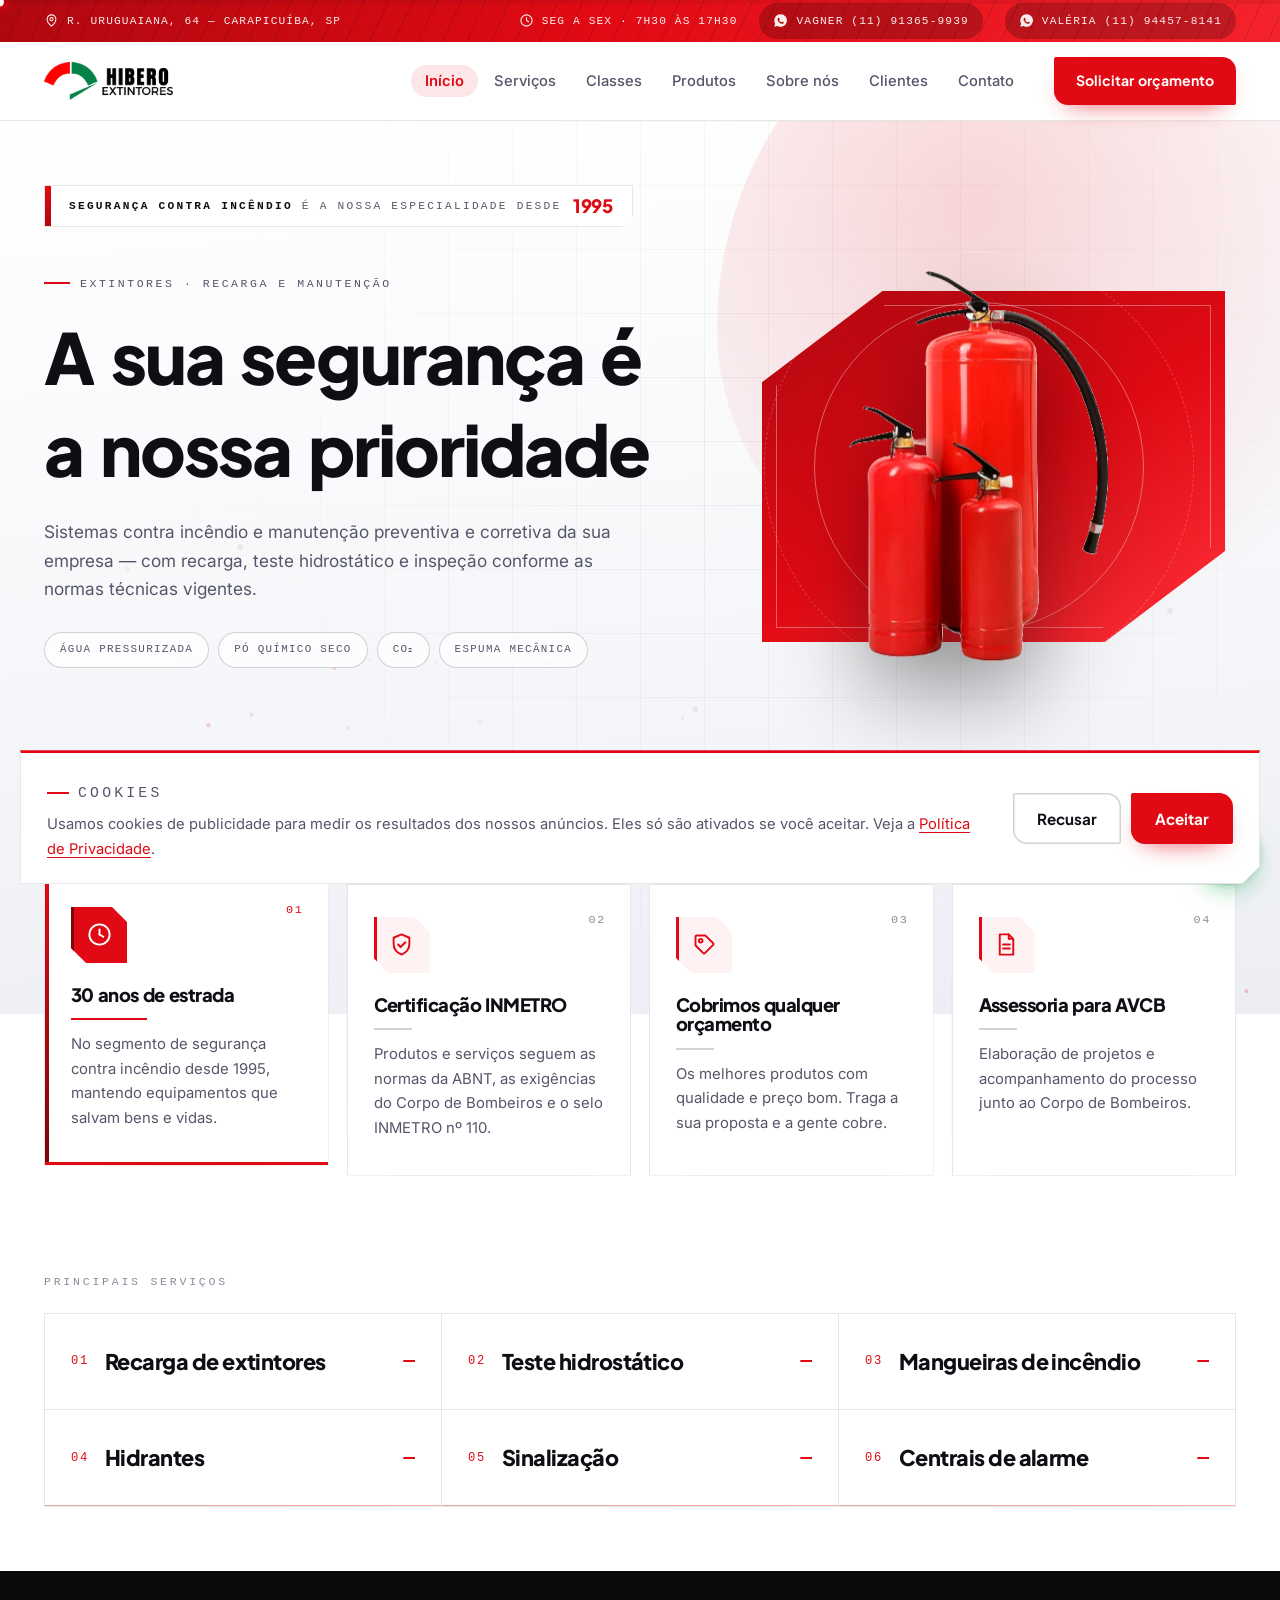
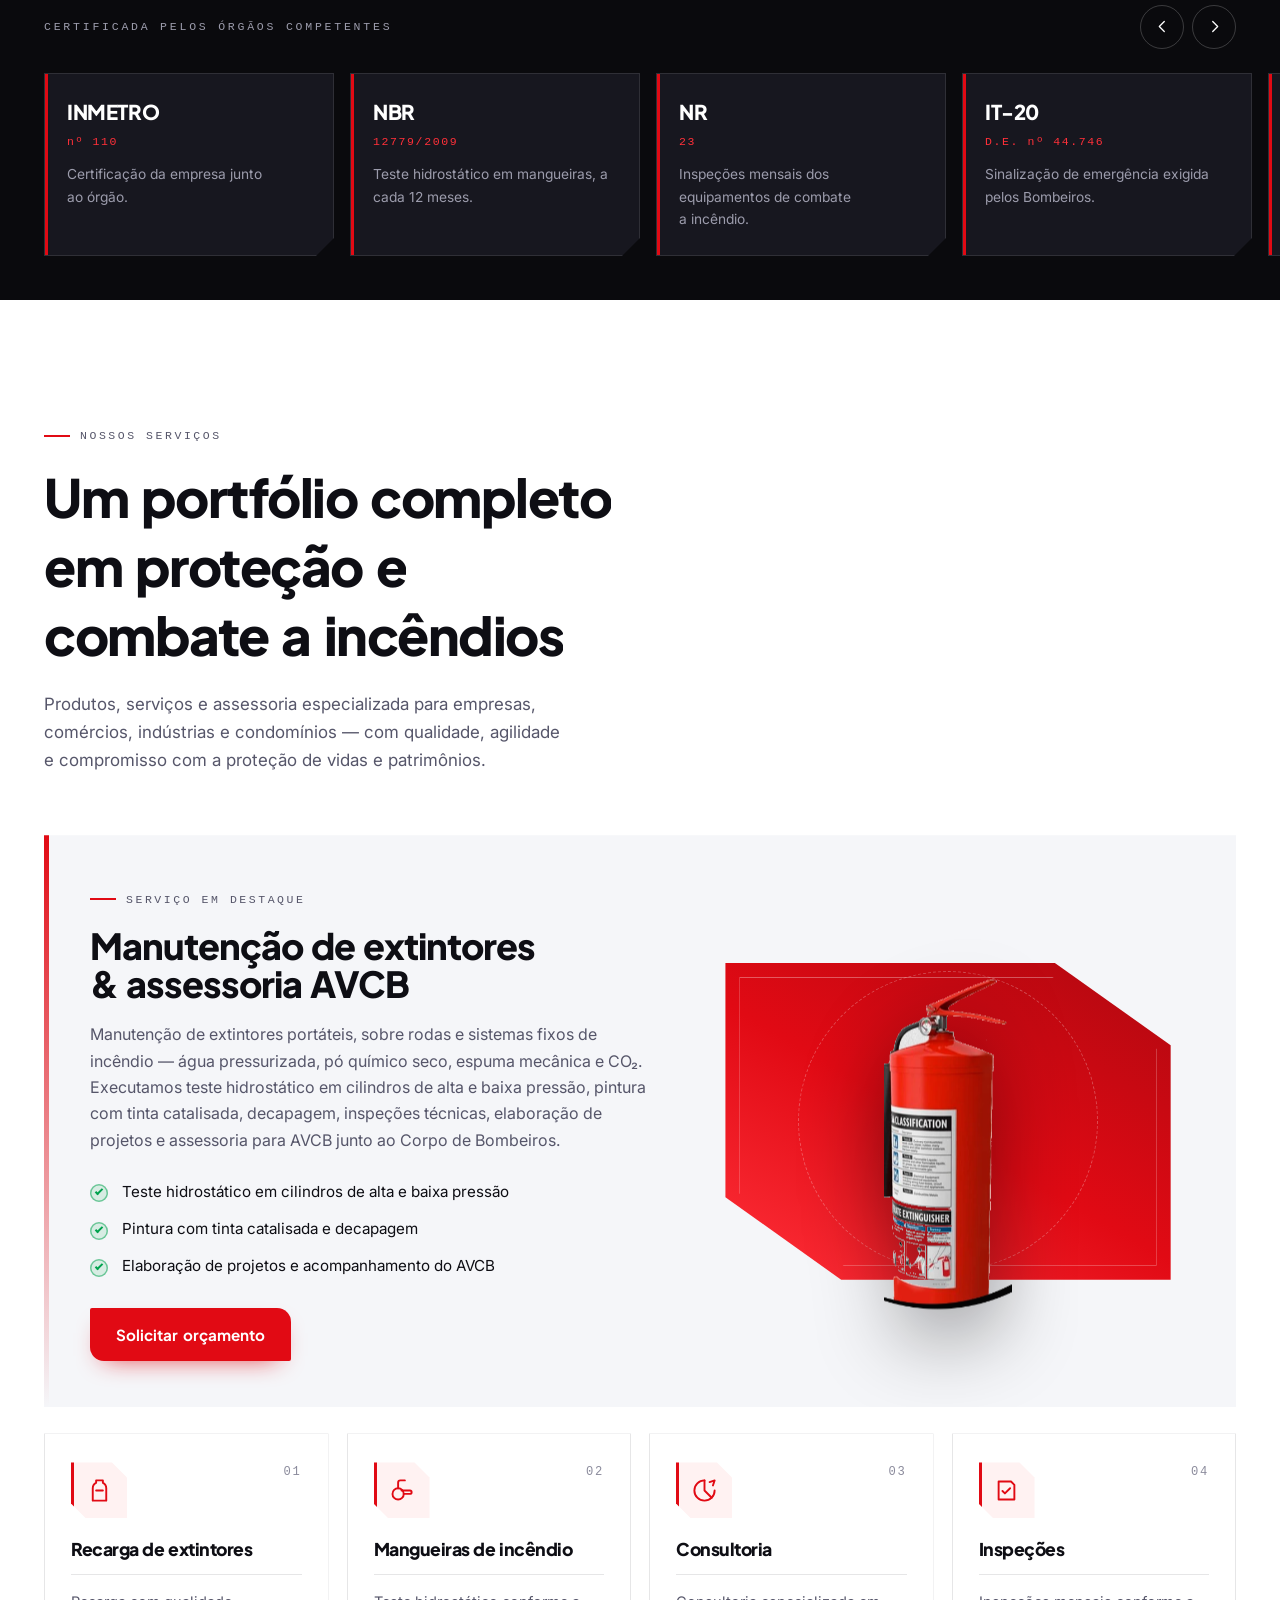
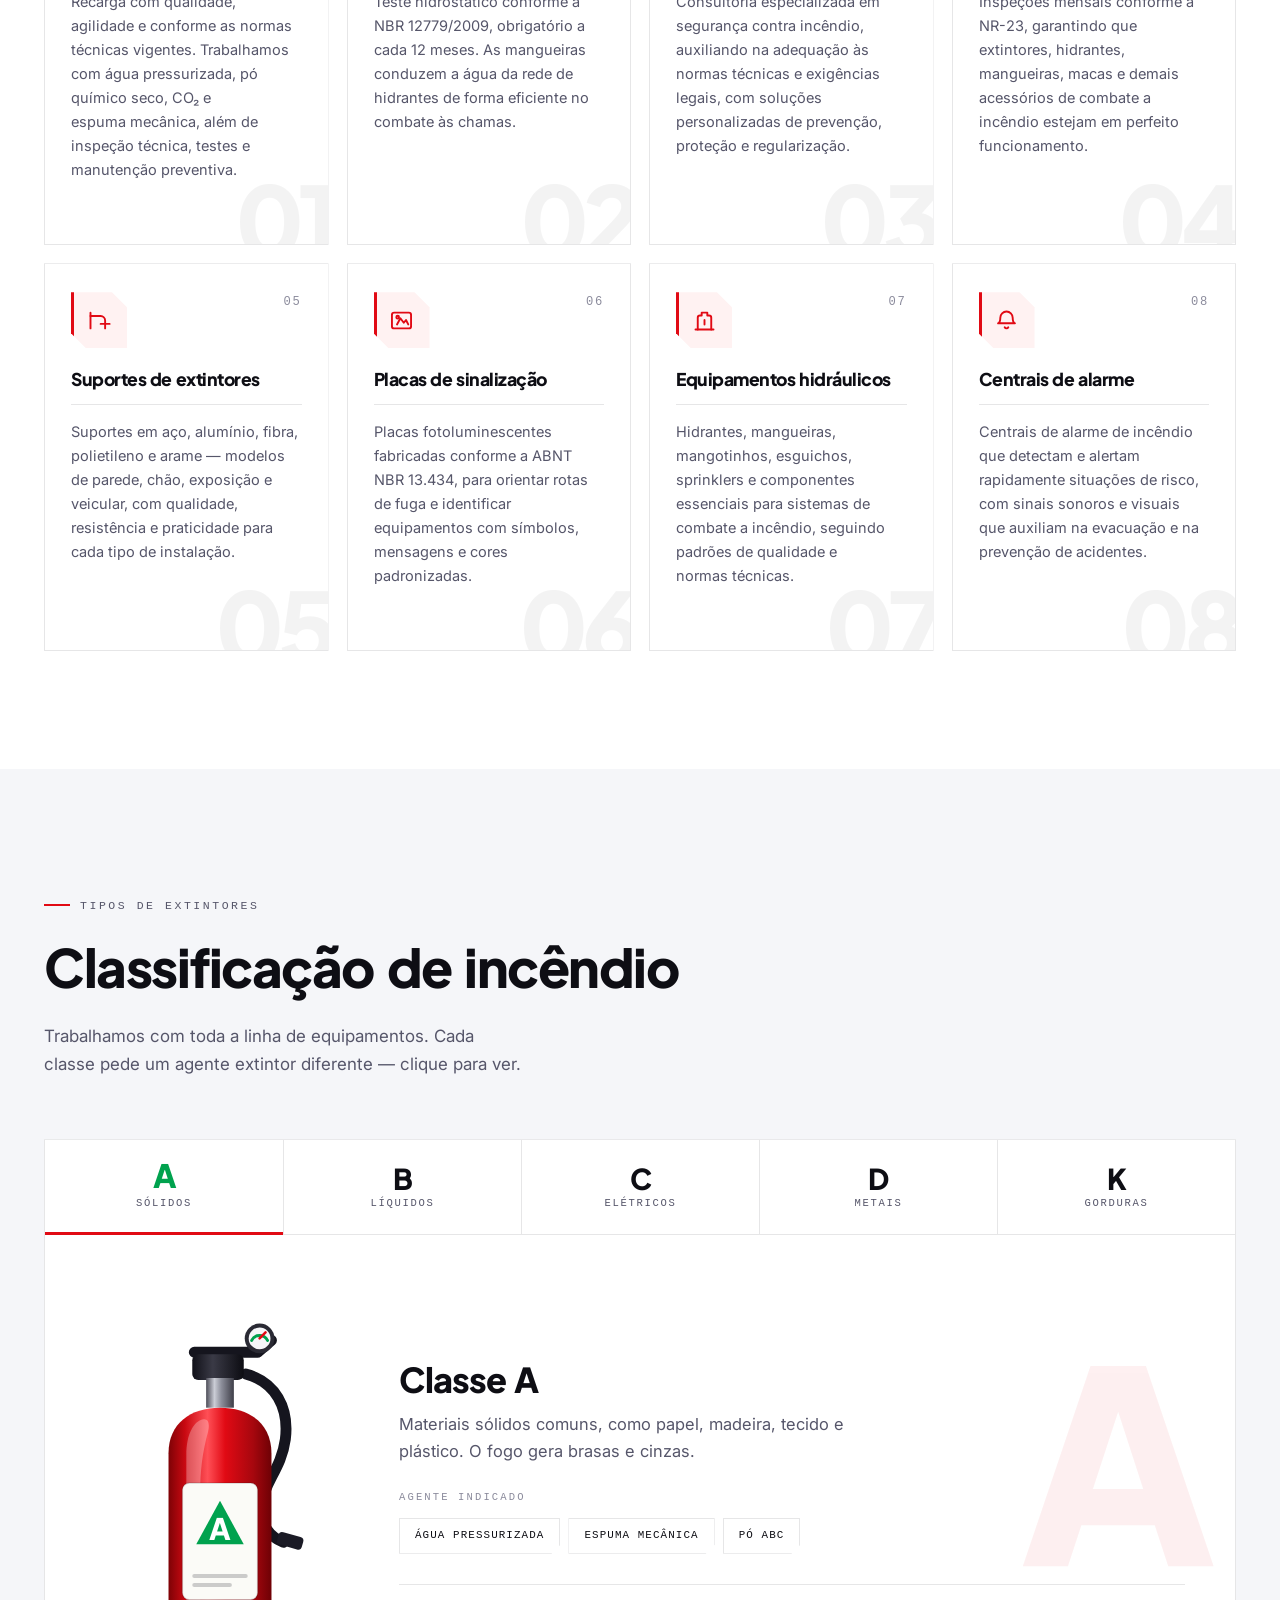
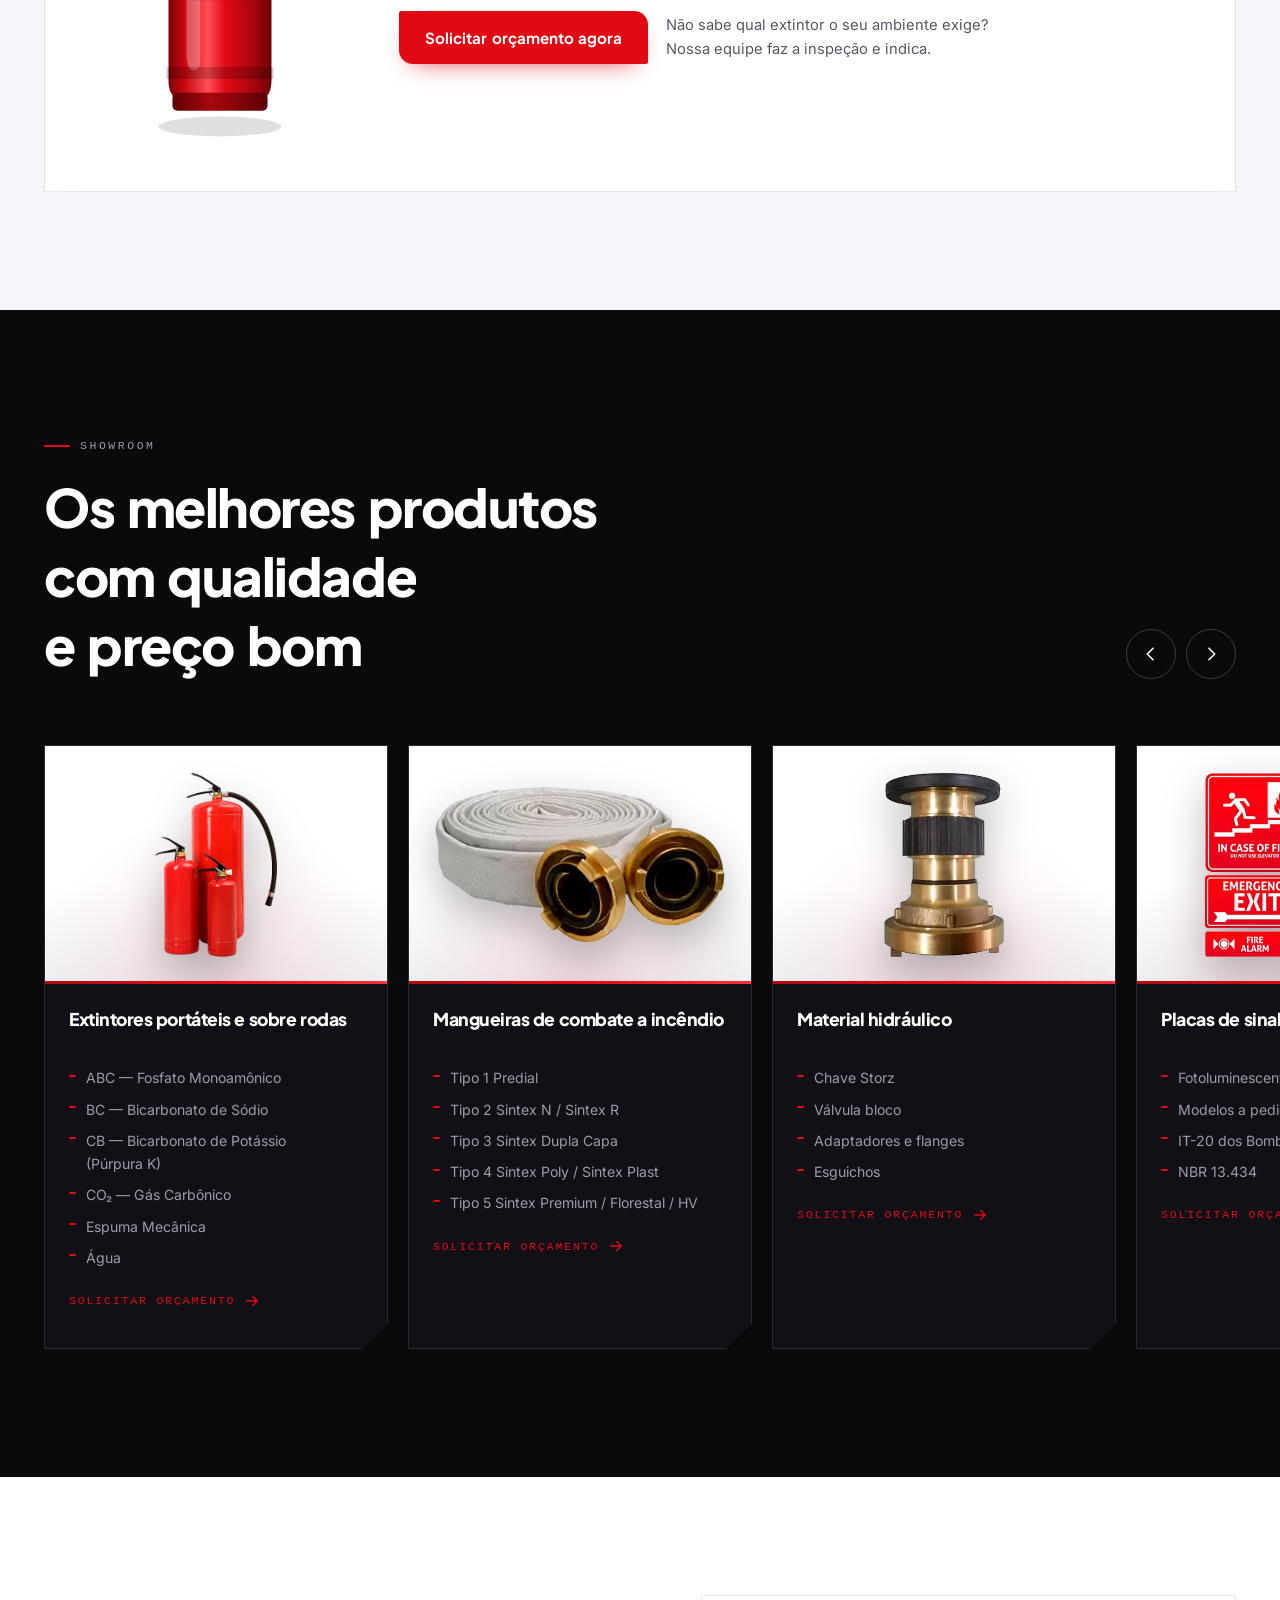
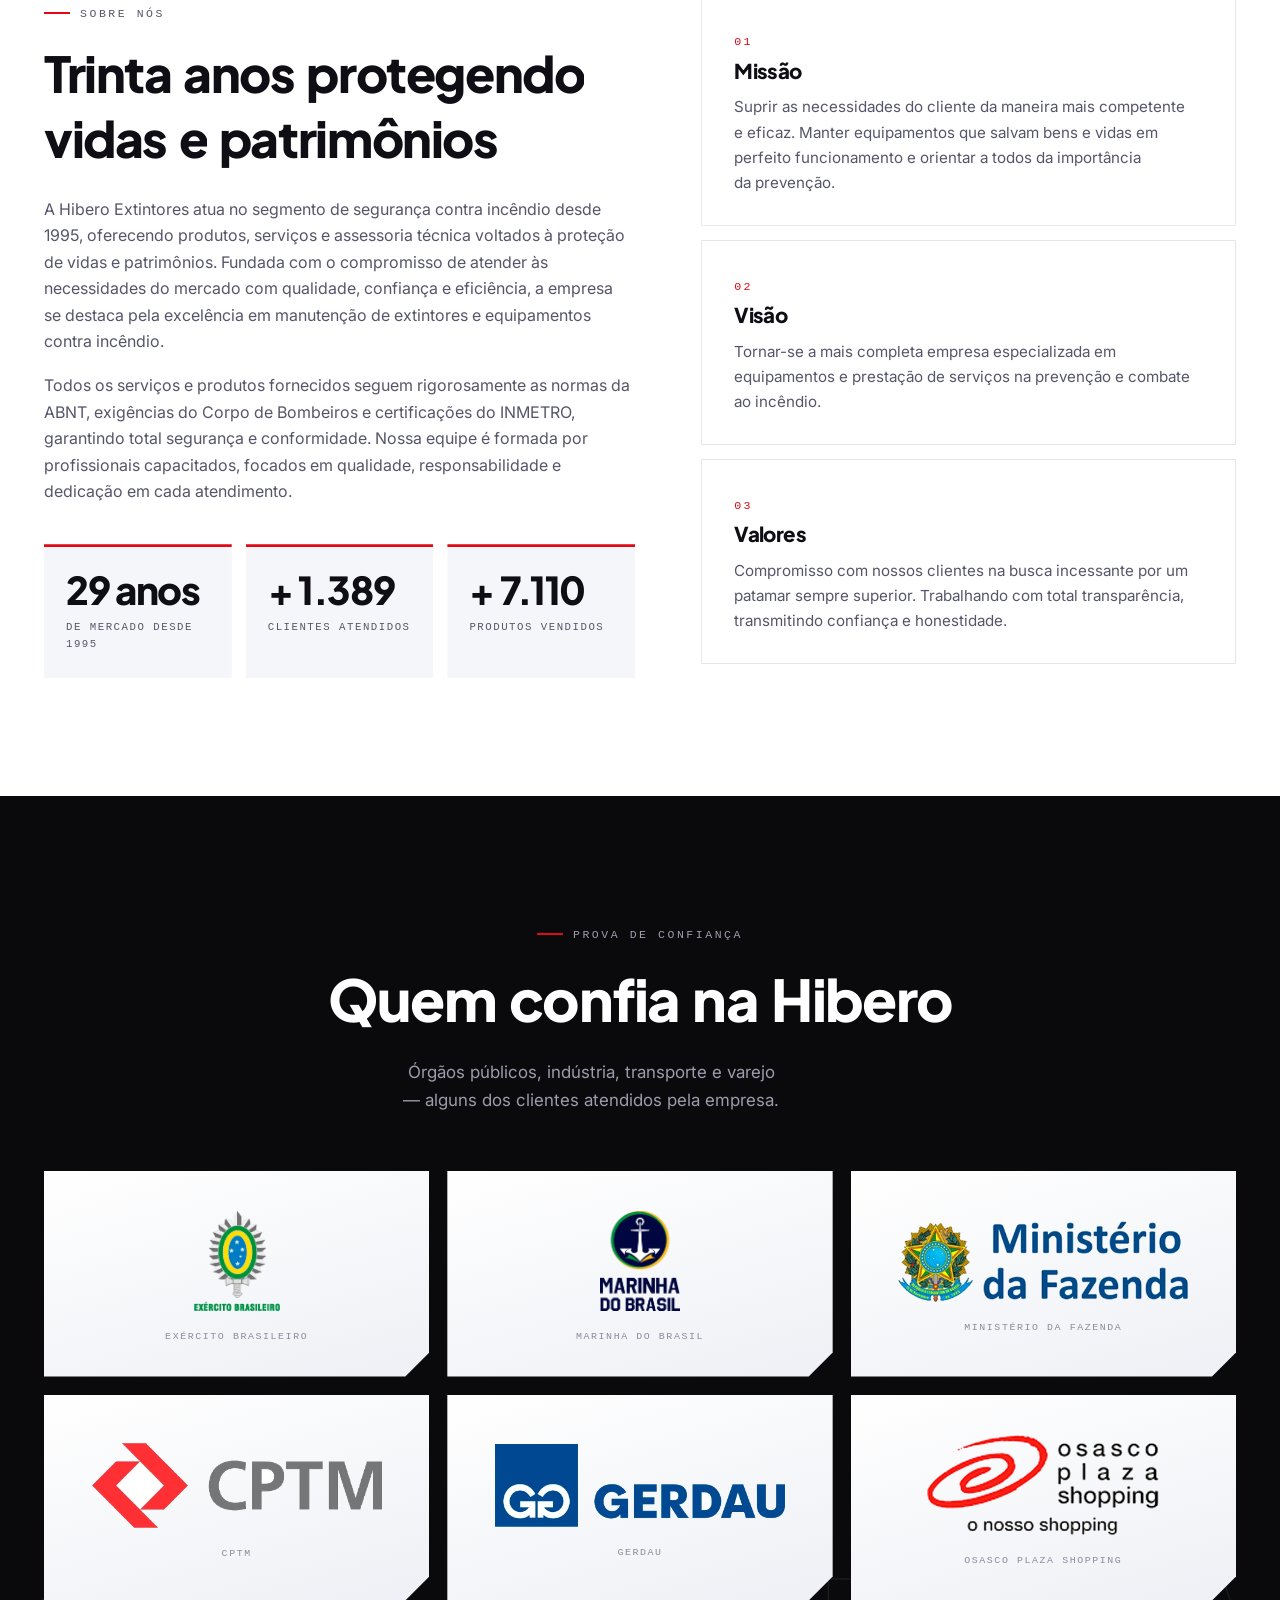
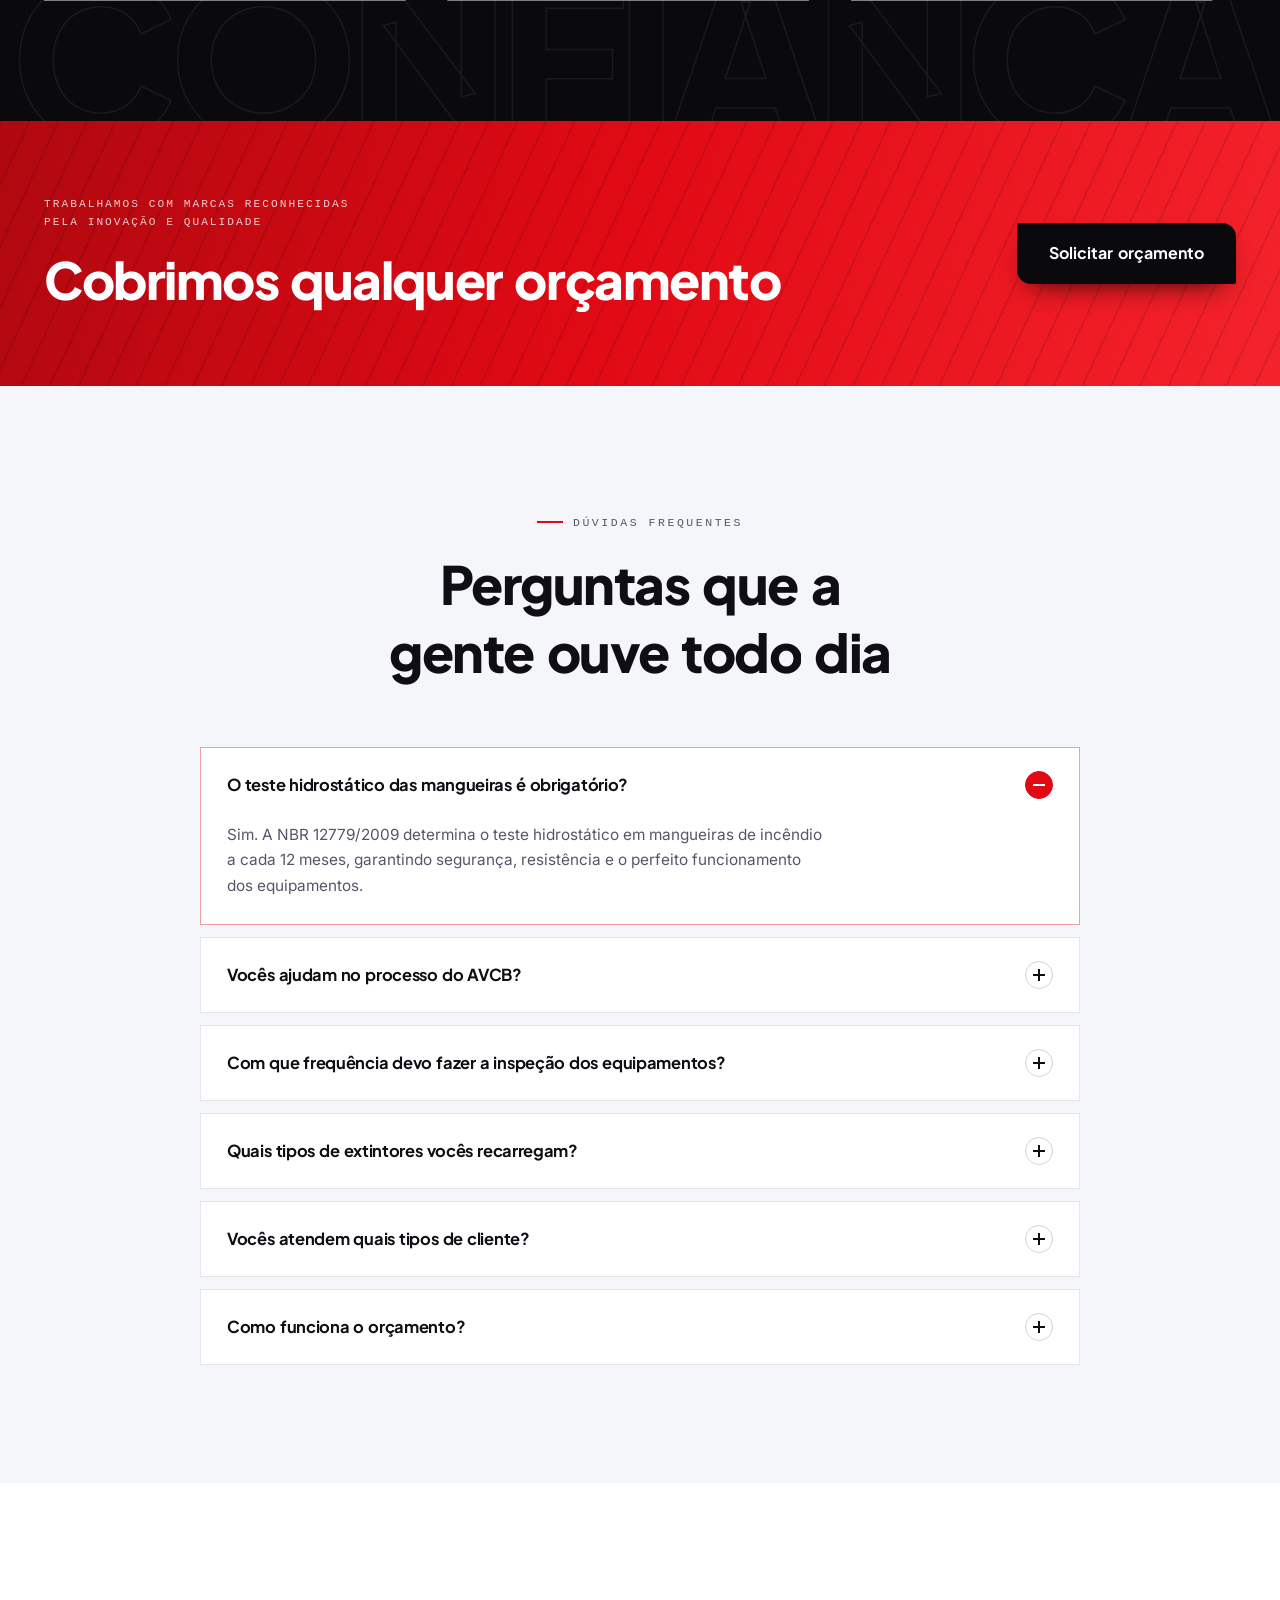
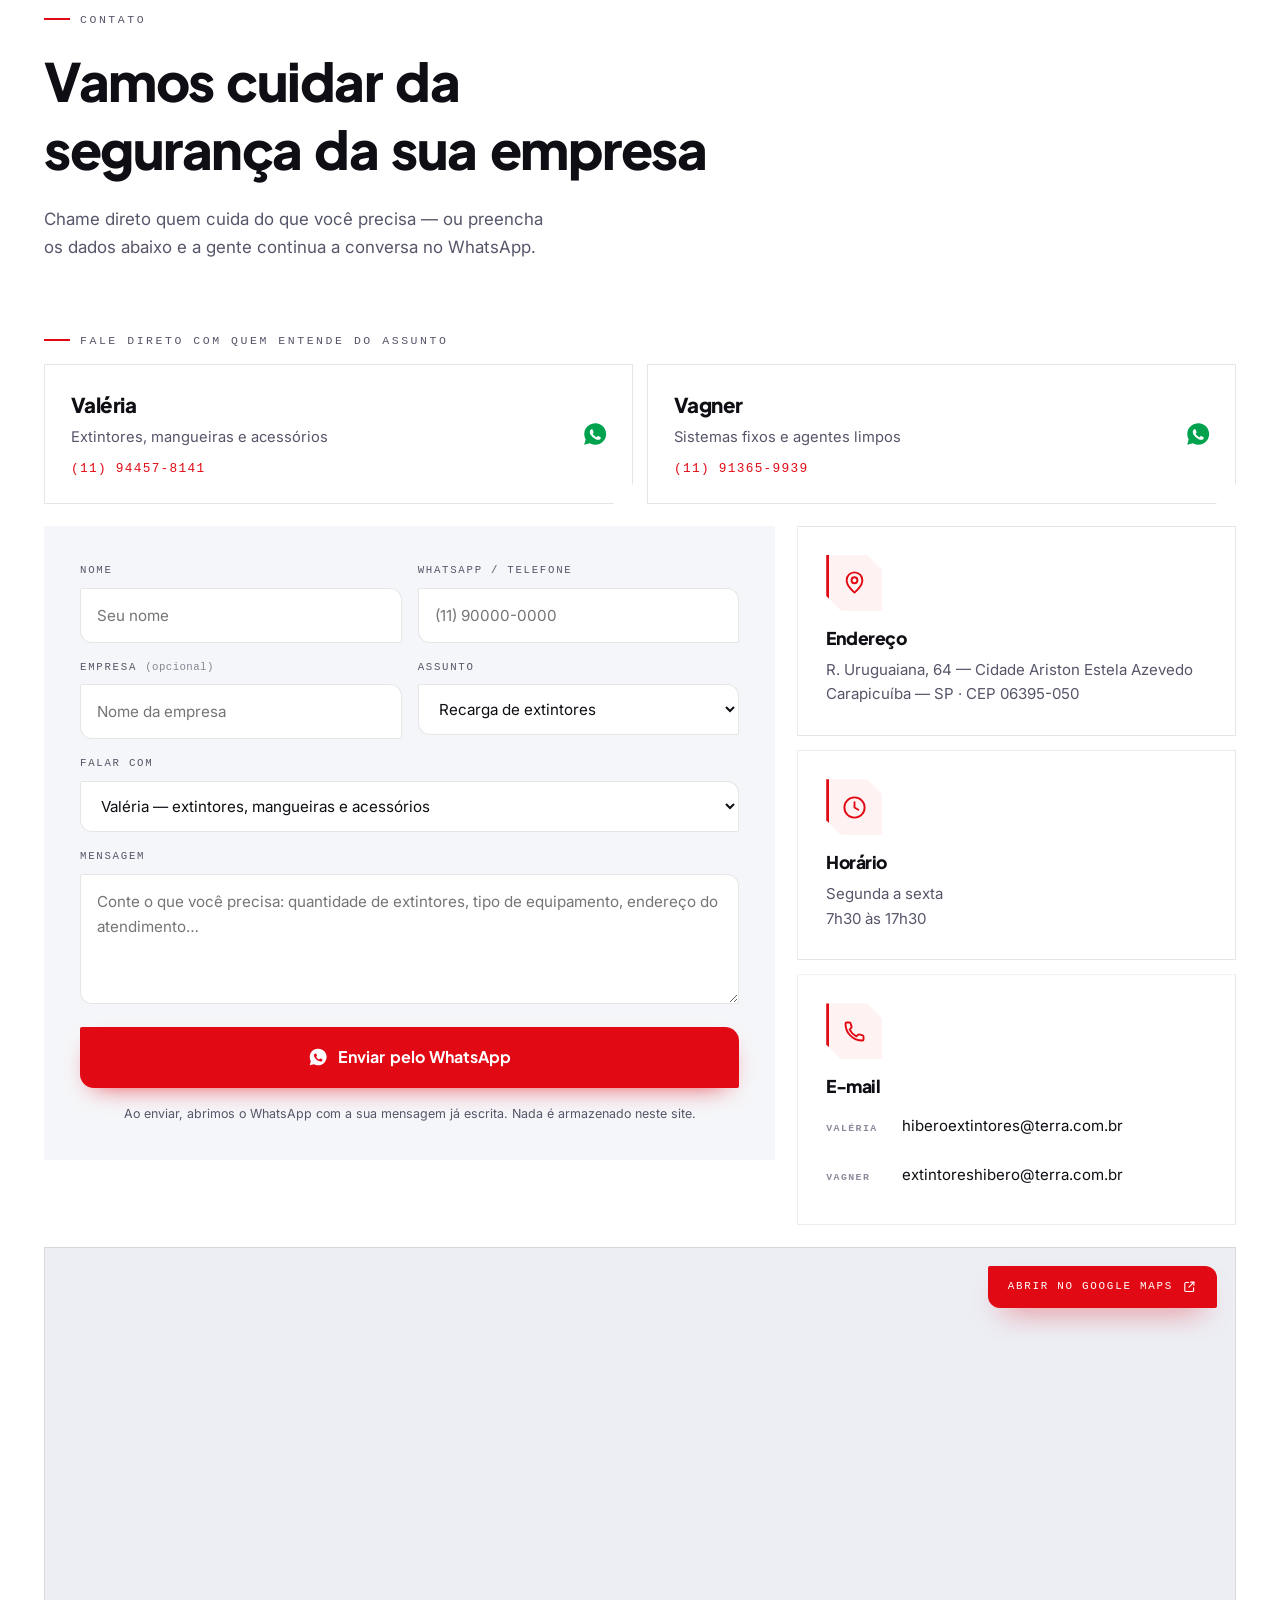
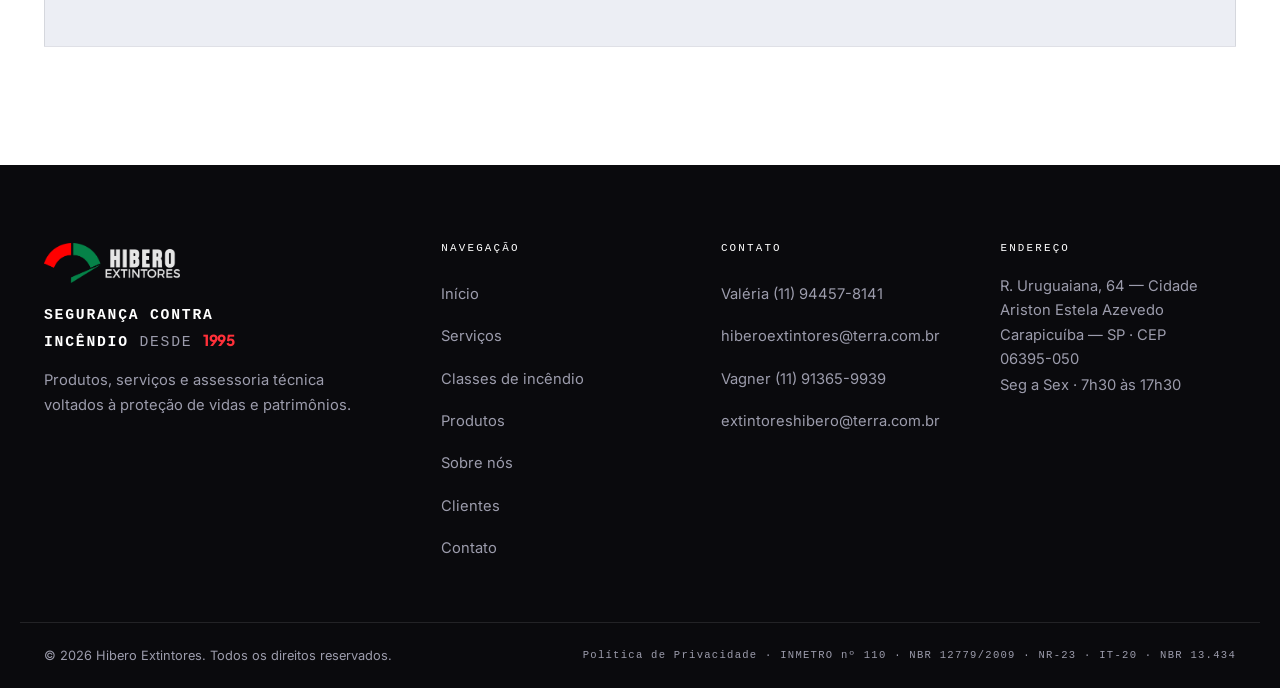
<file: index.html>
<!DOCTYPE html>
<html lang="pt-BR">
<head>
  <meta charset="UTF-8">
  <meta name="viewport" content="width=device-width, initial-scale=1.0">

  <!-- Google tag (gtag.js) — Google Ads AW-18241339553, com Consent Mode v2.
       Este bloco roda ANTES do gtag.js carregar: o consentimento nasce negado,
       então nenhum cookie de publicidade é gravado enquanto o visitante não
       decidir. Se ele já aceitou numa visita anterior, liberamos na hora. -->
  <script>
    window.dataLayer = window.dataLayer || [];
    function gtag(){dataLayer.push(arguments);}
    gtag('consent', 'default', {
      ad_storage: 'denied',
      ad_user_data: 'denied',
      ad_personalization: 'denied',
      analytics_storage: 'denied',
      wait_for_update: 500
    });
    try {
      if (localStorage.getItem('hibero:cookies') === 'aceito') {
        gtag('consent', 'update', {
          ad_storage: 'granted', ad_user_data: 'granted',
          ad_personalization: 'granted', analytics_storage: 'granted'
        });
      }
    } catch (e) {}
  </script>
  <script async src="https://www.googletagmanager.com/gtag/js?id=AW-18241339553"></script>
  <script>
    gtag('js', new Date());
    gtag('config', 'AW-18241339553');
  </script>

  <script>
    // Sempre abre no topo: recarregar (F5) ou voltar não deve manter a rolagem
    // antiga. Roda antes da 1ª pintura, então não há "pulo" visível.
    if ('scrollRestoration' in history) history.scrollRestoration = 'manual';
    if (!location.hash) window.scrollTo(0, 0);
  </script>
  <title>Hibero Extintores | Recarga, Manutenção e Segurança contra Incêndio desde 1995</title>
  <meta name="description" content="Recarga e manutenção de extintores, teste hidrostático de mangueiras, hidrantes, sinalização e centrais de alarme em Carapicuíba e região. Certificação INMETRO nº 110. Desde 1995.">
  <meta name="theme-color" content="#E10A14">
  <link rel="canonical" href="https://hiberoextintores.com.br/">

  <!-- OpenGraph -->
  <meta property="og:type" content="website">
  <meta property="og:locale" content="pt_BR">
  <meta property="og:site_name" content="Hibero Extintores">
  <meta property="og:title" content="Hibero Extintores | Segurança contra incêndio desde 1995">
  <meta property="og:description" content="Extintores, mangueiras, hidrantes, sinalização e centrais de alarme. Manutenção conforme ABNT, NR-23 e INMETRO nº 110. Cobrimos qualquer orçamento.">
  <meta property="og:url" content="https://hiberoextintores.com.br/">
  <meta property="og:image" content="https://hiberoextintores.com.br/img/logo-hibero.png">

  <link rel="icon" type="image/png" sizes="32x32" href="img/favicon-32.png?v=1">
  <link rel="apple-touch-icon" href="img/favicon-180.png?v=1">

  <!-- Fonts -->
  <link rel="preconnect" href="https://fonts.googleapis.com">
  <link rel="preconnect" href="https://fonts.gstatic.com" crossorigin>
  <link href="https://fonts.googleapis.com/css2?family=Plus+Jakarta+Sans:wght@500;600;700;800&family=Inter:wght@400;500;600&display=swap" rel="stylesheet">

  <link rel="stylesheet" href="css/style.css?v=3">

  <!-- Dados estruturados: negócio local -->
  <script type="application/ld+json">
  {
    "@context": "https://schema.org",
    "@type": "LocalBusiness",
    "name": "Hibero Extintores",
    "legalName": "Hibero Extintores Ltda",
    "taxID": "00.687.495/0001-79",
    "slogan": "Segurança contra incêndio desde 1995",
    "description": "Empresa de segurança contra incêndio desde 1995: recarga e manutenção de extintores, teste hidrostático de mangueiras, equipamentos hidráulicos, sinalização fotoluminescente, centrais de alarme e assessoria para AVCB.",
    "foundingDate": "1995-07-04",
    "telephone": "+55-11-94457-8141",
    "image": "img/logo-hibero.png",
    "areaServed": "São Paulo e região",
    "address": {
      "@type": "PostalAddress",
      "streetAddress": "R. Uruguaiana, 64 — Cidade Ariston Estela Azevedo",
      "addressLocality": "Carapicuíba",
      "addressRegion": "SP",
      "postalCode": "06395-050",
      "addressCountry": "BR"
    },
    "openingHoursSpecification": [{
      "@type": "OpeningHoursSpecification",
      "dayOfWeek": ["Monday","Tuesday","Wednesday","Thursday","Friday"],
      "opens": "07:30",
      "closes": "17:30"
    }]
  }
  </script>
  <!-- Dados estruturados: navegação do site -->
  <script type="application/ld+json">
  {
    "@context": "https://schema.org",
    "@type": "ItemList",
    "itemListElement": [
      { "@type": "SiteNavigationElement", "position": 1, "name": "Início", "url": "./#inicio" },
      { "@type": "SiteNavigationElement", "position": 2, "name": "Serviços", "url": "./#servicos" },
      { "@type": "SiteNavigationElement", "position": 3, "name": "Classes de incêndio", "url": "./#classes" },
      { "@type": "SiteNavigationElement", "position": 4, "name": "Produtos", "url": "./#produtos" },
      { "@type": "SiteNavigationElement", "position": 5, "name": "Sobre nós", "url": "./#sobre" },
      { "@type": "SiteNavigationElement", "position": 6, "name": "Clientes", "url": "./#clientes" },
      { "@type": "SiteNavigationElement", "position": 7, "name": "Contato", "url": "./#contato" }
    ]
  }
  </script>
</head>
<body>

<a class="skip-link" href="#inicio">Pular para o conteúdo</a>

<!-- Barra de progresso de rolagem -->
<div class="prog" aria-hidden="true"><i id="progBar"></i></div>

<!-- ============ TOPBAR (faixa vermelha — o vermelho é a cor primária) ======= -->
<div class="topbar">
  <div class="wrap topbar__in">
    <a class="topbar__item" href="#contato">
      <svg viewBox="0 0 24 24" aria-hidden="true"><path d="M12 21s7-5.6 7-11a7 7 0 1 0-14 0c0 5.4 7 11 7 11Z"/><circle cx="12" cy="10" r="2.6"/></svg>
      R. Uruguaiana, 64 — Carapicuíba, SP
    </a>
    <div class="topbar__right">
      <span class="topbar__item topbar__hours">
        <svg viewBox="0 0 24 24" aria-hidden="true"><circle cx="12" cy="12" r="9"/><path d="M12 7.4V12l3.4 2"/></svg>
        Seg a Sex · 7h30 às 17h30
      </span>
      <a class="topbar__item topbar__wa" href="https://wa.me/5511913659939" target="_blank" rel="noopener">
        <svg viewBox="0 0 24 24" class="fill" aria-hidden="true"><path d="M12 2a10 10 0 0 0-8.6 15L2 22l5.2-1.4A10 10 0 1 0 12 2Zm5.3 14.1c-.2.6-1.3 1.2-1.8 1.2-.5.1-1 .1-1.7-.1-.4-.1-.9-.3-1.5-.6a11 11 0 0 1-4.3-4c-.3-.5-.8-1.3-.8-2.5 0-1.2.6-1.8.9-2 .2-.3.5-.4.7-.4h.5c.2 0 .4 0 .6.5l.8 1.9c.1.2 0 .4-.1.5l-.3.4-.3.3c-.1.1-.2.3-.1.5.2.4.7 1.2 1.4 1.9.9.8 1.6 1 1.9 1.2.2.1.4 0 .5-.1l.8-.9c.2-.2.3-.2.5-.1l1.8.9c.3.1.4.2.5.3 0 .1 0 .4-.2 1Z"/></svg>
        Vagner (11) 91365-9939
      </a>
      <a class="topbar__item topbar__wa" href="https://wa.me/5511944578141" target="_blank" rel="noopener">
        <svg viewBox="0 0 24 24" class="fill" aria-hidden="true"><path d="M12 2a10 10 0 0 0-8.6 15L2 22l5.2-1.4A10 10 0 1 0 12 2Zm5.3 14.1c-.2.6-1.3 1.2-1.8 1.2-.5.1-1 .1-1.7-.1-.4-.1-.9-.3-1.5-.6a11 11 0 0 1-4.3-4c-.3-.5-.8-1.3-.8-2.5 0-1.2.6-1.8.9-2 .2-.3.5-.4.7-.4h.5c.2 0 .4 0 .6.5l.8 1.9c.1.2 0 .4-.1.5l-.3.4-.3.3c-.1.1-.2.3-.1.5.2.4.7 1.2 1.4 1.9.9.8 1.6 1 1.9 1.2.2.1.4 0 .5-.1l.8-.9c.2-.2.3-.2.5-.1l1.8.9c.3.1.4.2.5.3 0 .1 0 .4-.2 1Z"/></svg>
        Valéria (11) 94457-8141
      </a>
    </div>
  </div>
</div>

<!-- ============ HEADER ============ -->
<header class="hdr" id="hdr">
  <div class="wrap hdr__in">
    <a class="hdr__logo" href="#inicio" aria-label="Hibero Extintores — início">
      <img src="img/logo-hibero.png?v=1" alt="Hibero Extintores" width="1400" height="412">
    </a>

    <nav class="nav" id="nav" aria-label="Navegação principal">
      <span class="nav__ink" id="navInk" aria-hidden="true"></span>
      <a href="#inicio" class="is-active">Início</a>
      <a href="#servicos">Serviços</a>
      <a href="#classes">Classes</a>
      <a href="#produtos">Produtos</a>
      <a href="#sobre">Sobre nós</a>
      <a href="#clientes">Clientes</a>
      <a href="#contato">Contato</a>
      <a class="btn btn--red nav__cta" href="#contato">Solicitar orçamento</a>
    </nav>

    <a class="btn btn--red hdr__cta magnet" href="#contato">Solicitar orçamento</a>

    <button class="burger" id="burger" aria-label="Abrir menu" aria-expanded="false" aria-controls="nav">
      <span></span><span></span><span></span>
    </button>
  </div>
</header>

<main>

<!-- ============ HERO ============ -->
<section class="hero" id="inicio">
  <canvas class="hero__dust" id="dust" aria-hidden="true"></canvas>
  <div class="hero__mesh" aria-hidden="true"></div>
  <div class="hero__blob" data-par="0.10" aria-hidden="true"></div>

  <div class="wrap hero__in">
    <p class="hero__slogan" id="slogan">
      <span class="hero__sloganRule" aria-hidden="true"></span>
      <span class="hero__sloganTx"><b>Segurança contra incêndio</b> é a nossa especialidade desde</span>
      <em>1995</em>
    </p>

    <div class="hero__slides">

      <article class="slide is-active" data-slide="0">
        <div class="slide__text">
          <p class="kicker"><i></i>Extintores · Recarga e manutenção</p>
          <h1 class="split">A sua segurança é a nossa prioridade</h1>
          <p class="slide__lead">Sistemas contra incêndio e manutenção preventiva e corretiva da sua empresa — com recarga, teste hidrostático e inspeção conforme as normas técnicas vigentes.</p>
          <ul class="slide__chips">
            <li>Água pressurizada</li><li>Pó químico seco</li><li>CO₂</li><li>Espuma mecânica</li>
          </ul>
        </div>
        <figure class="slide__art">
          <span class="art__panel" aria-hidden="true"></span>
          <span class="art__ring" aria-hidden="true"></span>
          <span class="art__ring art__ring--2" aria-hidden="true"></span>
          <img src="img/extintores.webp?v=1" alt="Extintores portáteis de diferentes capacidades" width="292" height="440" loading="eager" data-par="-0.06">
        </figure>
      </article>

      <article class="slide" data-slide="1">
        <div class="slide__text">
          <p class="kicker"><i></i>Hidrantes e mangueiras</p>
          <h2 class="split">Sua rede de hidrantes em conformidade</h2>
          <p class="slide__lead">Teste hidrostático em mangueiras de incêndio conforme a NBR 12779/2009, obrigatório a cada 12 meses — garantindo resistência e perfeito funcionamento dos equipamentos.</p>
          <ul class="slide__chips">
            <li>NBR 12779/2009</li><li>Mangotinhos</li><li>Esguichos</li><li>Chave Storz</li>
          </ul>
        </div>
        <figure class="slide__art">
          <span class="art__panel" aria-hidden="true"></span>
          <span class="art__ring" aria-hidden="true"></span>
          <span class="art__ring art__ring--2" aria-hidden="true"></span>
          <img src="img/mangueiras.webp?v=1" alt="Mangueira de incêndio com uniões Storz" width="430" height="232" loading="lazy" data-par="-0.06">
        </figure>
      </article>

      <article class="slide" data-slide="2">
        <div class="slide__text">
          <p class="kicker"><i></i>Sinalização e alarmes</p>
          <h2 class="split">Rotas de fuga sinalizadas e monitoradas</h2>
          <p class="slide__lead">Placas fotoluminescentes conforme a IT-20 dos Bombeiros e a NBR 13.434, centrais de alarme com sinal sonoro e visual e acionadores manuais.</p>
          <ul class="slide__chips">
            <li>IT-20 · D.E. nº 44.746</li><li>NBR 13.434</li><li>Centrais de alarme</li><li>Botoeiras</li>
          </ul>
        </div>
        <figure class="slide__art">
          <span class="art__panel" aria-hidden="true"></span>
          <span class="art__ring" aria-hidden="true"></span>
          <span class="art__ring art__ring--2" aria-hidden="true"></span>
          <img src="img/placas.webp?v=1" alt="Placas de sinalização de emergência" width="380" height="339" loading="lazy" data-par="-0.06">
        </figure>
      </article>

    </div>

    <div class="hero__bottom">
      <div class="hero__actions">
        <a class="btn btn--red btn--lg magnet" href="#contato">Solicitar orçamento</a>
        <a class="btn btn--outline btn--lg" href="#servicos">Ver serviços</a>
      </div>

      <div class="hero__dots" id="heroDots" role="tablist" aria-label="Slides do banner">
        <button role="tab" aria-selected="true" data-go="0"><i></i><span>Extintores</span></button>
        <button role="tab" aria-selected="false" data-go="1"><i></i><span>Mangueiras</span></button>
        <button role="tab" aria-selected="false" data-go="2"><i></i><span>Sinalização</span></button>
      </div>
    </div>
  </div>
</section>

<!-- ============ DIFERENCIAIS ============ -->
<section class="diffs" aria-label="Diferenciais">
  <div class="wrap">
    <div class="diffs__grid" id="diffs">

      <article class="diff is-on reveal reveal--up" data-i="0">
        <span class="diff__n">01</span>
        <div class="diff__ico ico ico--clock" aria-hidden="true">
          <svg viewBox="0 0 24 24"><circle cx="12" cy="12" r="9"/><path class="hand-h" d="M12 12V7.6"/><path class="hand-m" d="M12 12l3.4 2"/></svg>
        </div>
        <h3>30 anos de estrada</h3>
        <p>No segmento de segurança contra incêndio desde 1995, mantendo equipamentos que salvam bens e vidas.</p>
        <span class="diff__bar" aria-hidden="true"></span>
      </article>

      <article class="diff reveal reveal--up" data-i="1">
        <span class="diff__n">02</span>
        <div class="diff__ico ico ico--shield" aria-hidden="true">
          <svg viewBox="0 0 24 24"><path d="M12 3 5 6v5.5c0 4.2 2.9 7.6 7 9.5 4.1-1.9 7-5.3 7-9.5V6l-7-3Z"/><path class="tick" d="m9 12 2.2 2.2L15.4 10"/></svg>
        </div>
        <h3>Certificação INMETRO</h3>
        <p>Produtos e serviços seguem as normas da ABNT, as exigências do Corpo de Bombeiros e o selo INMETRO nº 110.</p>
        <span class="diff__bar" aria-hidden="true"></span>
      </article>

      <article class="diff reveal reveal--up" data-i="2">
        <span class="diff__n">03</span>
        <div class="diff__ico ico ico--tag" aria-hidden="true">
          <svg viewBox="0 0 24 24"><path d="M4 12.4V5a1 1 0 0 1 1-1h7.4c.3 0 .5.1.7.3l6.6 6.6c.4.4.4 1 0 1.4l-7.4 7.4c-.4.4-1 .4-1.4 0l-6.6-6.6a1 1 0 0 1-.3-.7Z"/><circle class="hole" cx="8.6" cy="8.6" r="1.6"/></svg>
        </div>
        <h3>Cobrimos qualquer orçamento</h3>
        <p>Os melhores produtos com qualidade e preço bom. Traga a sua proposta e a gente cobre.</p>
        <span class="diff__bar" aria-hidden="true"></span>
      </article>

      <article class="diff reveal reveal--up" data-i="3">
        <span class="diff__n">04</span>
        <div class="diff__ico ico ico--stamp" aria-hidden="true">
          <svg viewBox="0 0 24 24"><path class="doc" d="M6 3h8l4 4v14H6V3Z"/><path class="fold" d="M14 3v4h4"/><path class="line1" d="M9 12h6"/><path class="line2" d="M9 15.6h6"/></svg>
        </div>
        <h3>Assessoria para AVCB</h3>
        <p>Elaboração de projetos e acompanhamento do processo junto ao Corpo de Bombeiros.</p>
        <span class="diff__bar" aria-hidden="true"></span>
      </article>

    </div>
  </div>
</section>

<!-- ====== FAIXA: serviços fixos (chamativos) + normas em carrossel ========== -->
<section class="strip" aria-label="Principais serviços e normas">
  <div class="wrap">
    <p class="strip__label reveal">Principais serviços</p>

    <div class="strip__grid" id="stripGrid">
      <a class="tile reveal reveal--clip" href="#servicos"><b>01</b><span>Recarga de extintores</span><i aria-hidden="true"></i></a>
      <a class="tile reveal reveal--clip" href="#servicos"><b>02</b><span>Teste hidrostático</span><i aria-hidden="true"></i></a>
      <a class="tile reveal reveal--clip" href="#servicos"><b>03</b><span>Mangueiras de incêndio</span><i aria-hidden="true"></i></a>
      <a class="tile reveal reveal--clip" href="#servicos"><b>04</b><span>Hidrantes</span><i aria-hidden="true"></i></a>
      <a class="tile reveal reveal--clip" href="#servicos"><b>05</b><span>Sinalização</span><i aria-hidden="true"></i></a>
      <a class="tile reveal reveal--clip" href="#servicos"><b>06</b><span>Centrais de alarme</span><i aria-hidden="true"></i></a>
    </div>
  </div>

  <!-- normas rotacionando -->
  <div class="norms" id="norms">
    <div class="wrap norms__head">
      <p class="norms__label">Certificada pelos órgãos competentes</p>
      <div class="norms__nav">
        <button id="normPrev" aria-label="Norma anterior"><svg viewBox="0 0 24 24"><path d="m14.5 5-7 7 7 7"/></svg></button>
        <button id="normNext" aria-label="Próxima norma"><svg viewBox="0 0 24 24"><path d="m9.5 5 7 7-7 7"/></svg></button>
      </div>
    </div>
    <div class="norms__view">
      <div class="norms__track" id="normTrack">
        <article class="norm"><b>INMETRO</b><span>nº 110</span><p>Certificação da empresa junto ao órgão.</p></article>
        <article class="norm"><b>NBR</b><span>12779/2009</span><p>Teste hidrostático em mangueiras, a cada 12 meses.</p></article>
        <article class="norm"><b>NR</b><span>23</span><p>Inspeções mensais dos equipamentos de combate a incêndio.</p></article>
        <article class="norm"><b>IT-20</b><span>D.E. nº 44.746</span><p>Sinalização de emergência exigida pelos Bombeiros.</p></article>
        <article class="norm"><b>NBR</b><span>13.434</span><p>Placas fotoluminescentes de rota de fuga.</p></article>
        <article class="norm"><b>ABNT</b><span>+ Bombeiros</span><p>Todo o portfólio segue as normas e exigências vigentes.</p></article>
      </div>
    </div>
  </div>
</section>

<!-- ============ SERVIÇOS ============ -->
<section class="sec" id="servicos">
  <div class="wrap">
    <header class="sec__head reveal">
      <p class="kicker"><i></i>Nossos serviços</p>
      <h2 class="split">Um portfólio completo em proteção e combate a incêndios</h2>
      <p class="sec__lead">Produtos, serviços e assessoria especializada para empresas, comércios, indústrias e condomínios — com qualidade, agilidade e compromisso com a proteção de vidas e patrimônios.</p>
    </header>

    <article class="feat reveal reveal--up">
      <div class="feat__text">
        <p class="kicker kicker--red"><i></i>Serviço em destaque</p>
        <h3>Manutenção de extintores &amp; assessoria AVCB</h3>
        <p>Manutenção de extintores portáteis, sobre rodas e sistemas fixos de incêndio — água pressurizada, pó químico seco, espuma mecânica e CO₂. Executamos teste hidrostático em cilindros de alta e baixa pressão, pintura com tinta catalisada, decapagem, inspeções técnicas, elaboração de projetos e assessoria para AVCB junto ao Corpo de Bombeiros.</p>
        <ul class="ticks">
          <li>Teste hidrostático em cilindros de alta e baixa pressão</li>
          <li>Pintura com tinta catalisada e decapagem</li>
          <li>Elaboração de projetos e acompanhamento do AVCB</li>
        </ul>
        <a class="btn btn--red magnet" href="#contato">Solicitar orçamento</a>
      </div>
      <figure class="feat__art">
        <span class="feat__panel" aria-hidden="true"></span>
        <span class="feat__ring" aria-hidden="true"></span>
        <img src="img/extintor-destaque.webp?v=2" alt="Extintor de incêndio em manutenção" width="229" height="591" loading="lazy" data-par="-0.05">
        <span class="feat__chip"><b>AVCB</b>Projeto e acompanhamento</span>
      </figure>
    </article>

    <div class="cards" id="svcGrid">

      <article class="card reveal reveal--up">
        <div class="card__top">
          <div class="card__ico ico" aria-hidden="true"><svg viewBox="0 0 24 24"><path d="M9 3h6v2.2c1.8.8 3 2.6 3 4.7V21H6V9.9c0-2.1 1.2-3.9 3-4.7V3Z"/><path d="M9 12h6"/></svg></div>
        </div>
        <h3>Recarga de extintores</h3>
        <p>Recarga com qualidade, agilidade e conforme as normas técnicas vigentes. Trabalhamos com água pressurizada, pó químico seco, CO₂ e espuma mecânica, além de inspeção técnica, testes e manutenção preventiva.</p>
        <span class="card__go" aria-hidden="true"><svg viewBox="0 0 24 24"><path d="M5 12h13M13 6l6 6-6 6"/></svg></span>
      </article>

      <article class="card reveal reveal--up">
        <div class="card__top">
          <div class="card__ico ico" aria-hidden="true"><svg viewBox="0 0 24 24"><circle cx="9" cy="15" r="5"/><path d="M14 15h5.5a1.5 1.5 0 0 0 0-3H12"/><path d="M9 10V5a2 2 0 0 1 2-2h4"/></svg></div>
        </div>
        <h3>Mangueiras de incêndio</h3>
        <p>Teste hidrostático conforme a NBR 12779/2009, obrigatório a cada 12 meses. As mangueiras conduzem a água da rede de hidrantes de forma eficiente no combate às chamas.</p>
        <span class="card__go" aria-hidden="true"><svg viewBox="0 0 24 24"><path d="M5 12h13M13 6l6 6-6 6"/></svg></span>
      </article>

      <article class="card reveal reveal--up">
        <div class="card__top">
          <div class="card__ico ico" aria-hidden="true"><svg viewBox="0 0 24 24"><path d="M12 3a9 9 0 1 0 9 9"/><path d="M12 3v9l6.4 6.4"/><path d="M16.5 4.5 21 3l-1.5 4.5"/></svg></div>
        </div>
        <h3>Consultoria</h3>
        <p>Consultoria especializada em segurança contra incêndio, auxiliando na adequação às normas técnicas e exigências legais, com soluções personalizadas de prevenção, proteção e regularização.</p>
        <span class="card__go" aria-hidden="true"><svg viewBox="0 0 24 24"><path d="M5 12h13M13 6l6 6-6 6"/></svg></span>
      </article>

      <article class="card reveal reveal--up">
        <div class="card__top">
          <div class="card__ico ico" aria-hidden="true"><svg viewBox="0 0 24 24"><path d="M5 4h11l3 3v13H5V4Z"/><path d="m8.4 12.4 2.2 2.2 4.6-4.6"/></svg></div>
        </div>
        <h3>Inspeções</h3>
        <p>Inspeções mensais conforme a NR-23, garantindo que extintores, hidrantes, mangueiras, macas e demais acessórios de combate a incêndio estejam em perfeito funcionamento.</p>
        <span class="card__go" aria-hidden="true"><svg viewBox="0 0 24 24"><path d="M5 12h13M13 6l6 6-6 6"/></svg></span>
      </article>

      <article class="card reveal reveal--up">
        <div class="card__top">
          <div class="card__ico ico" aria-hidden="true"><svg viewBox="0 0 24 24"><path d="M4 5v14"/><path d="M4 8h9a4 4 0 0 1 4 4v7"/><path d="M13 15h8"/></svg></div>
        </div>
        <h3>Suportes de extintores</h3>
        <p>Suportes em aço, alumínio, fibra, polietileno e arame — modelos de parede, chão, exposição e veicular, com qualidade, resistência e praticidade para cada tipo de instalação.</p>
        <span class="card__go" aria-hidden="true"><svg viewBox="0 0 24 24"><path d="M5 12h13M13 6l6 6-6 6"/></svg></span>
      </article>

      <article class="card reveal reveal--up">
        <div class="card__top">
          <div class="card__ico ico" aria-hidden="true"><svg viewBox="0 0 24 24"><rect x="3.5" y="5" width="17" height="14" rx="2"/><path d="M8 15.5 11 10l3 4 2-2.4 2 3.9"/><circle cx="8.6" cy="9" r="1.2"/></svg></div>
        </div>
        <h3>Placas de sinalização</h3>
        <p>Placas fotoluminescentes fabricadas conforme a ABNT NBR 13.434, para orientar rotas de fuga e identificar equipamentos com símbolos, mensagens e cores padronizadas.</p>
        <span class="card__go" aria-hidden="true"><svg viewBox="0 0 24 24"><path d="M5 12h13M13 6l6 6-6 6"/></svg></span>
      </article>

      <article class="card reveal reveal--up">
        <div class="card__top">
          <div class="card__ico ico" aria-hidden="true"><svg viewBox="0 0 24 24"><path d="M6 20V9.5a2 2 0 0 1 2-2h1.5V5h5v2.5H16a2 2 0 0 1 2 2V20"/><path d="M4 20h16"/><path d="M12 11.5v4"/></svg></div>
        </div>
        <h3>Equipamentos hidráulicos</h3>
        <p>Hidrantes, mangueiras, mangotinhos, esguichos, sprinklers e componentes essenciais para sistemas de combate a incêndio, seguindo padrões de qualidade e normas técnicas.</p>
        <span class="card__go" aria-hidden="true"><svg viewBox="0 0 24 24"><path d="M5 12h13M13 6l6 6-6 6"/></svg></span>
      </article>

      <article class="card reveal reveal--up">
        <div class="card__top">
          <div class="card__ico ico" aria-hidden="true"><svg viewBox="0 0 24 24"><path d="M12 4a5.5 5.5 0 0 0-5.5 5.5c0 4-2 5-2 5h15s-2-1-2-5A5.5 5.5 0 0 0 12 4Z"/><path d="M10.4 18a1.8 1.8 0 0 0 3.2 0"/></svg></div>
        </div>
        <h3>Centrais de alarme</h3>
        <p>Centrais de alarme de incêndio que detectam e alertam rapidamente situações de risco, com sinais sonoros e visuais que auxiliam na evacuação e na prevenção de acidentes.</p>
        <span class="card__go" aria-hidden="true"><svg viewBox="0 0 24 24"><path d="M5 12h13M13 6l6 6-6 6"/></svg></span>
      </article>

    </div>
  </div>
</section>

<!-- ============ CLASSES DE INCÊNDIO ============ -->
<section class="sec sec--alt" id="classes">
  <div class="wrap">
    <header class="sec__head reveal">
      <p class="kicker"><i></i>Tipos de extintores</p>
      <h2 class="split">Classificação de incêndio</h2>
      <p class="sec__lead">Trabalhamos com toda a linha de equipamentos. Cada classe pede um agente extintor diferente — clique para ver.</p>
    </header>

    <div class="classes reveal reveal--up" id="classes-ui">
      <div class="classes__tabs" role="tablist" aria-label="Classes de incêndio">
        <button role="tab" class="is-active" aria-selected="true" data-c="0"><b>A</b><span>Sólidos</span></button>
        <button role="tab" aria-selected="false" data-c="1"><b>B</b><span>Líquidos</span></button>
        <button role="tab" aria-selected="false" data-c="2"><b>C</b><span>Elétricos</span></button>
        <button role="tab" aria-selected="false" data-c="3"><b>D</b><span>Metais</span></button>
        <button role="tab" aria-selected="false" data-c="4"><b>K</b><span>Gorduras</span></button>
        <span class="classes__ink" id="classesInk"></span>
      </div>

      <div class="classes__stage">

        <figure class="classes__art" aria-hidden="true">
          <svg class="ext" viewBox="0 0 200 470" role="img">
            <defs>
              <linearGradient id="extBody" x1="0" y1="0" x2="1" y2="0">
                <stop offset="0" stop-color="#7E0206"/>
                <stop offset=".16" stop-color="#C90911"/>
                <stop offset=".38" stop-color="#FF4F56"/>
                <stop offset=".55" stop-color="#E10A14"/>
                <stop offset=".82" stop-color="#A7070E"/>
                <stop offset="1" stop-color="#6E0105"/>
              </linearGradient>
              <linearGradient id="extNeck" x1="0" y1="0" x2="1" y2="0">
                <stop offset="0" stop-color="#4C4C57"/>
                <stop offset=".3" stop-color="#CBCDD6"/>
                <stop offset=".55" stop-color="#8C8E9A"/>
                <stop offset="1" stop-color="#3E3E48"/>
              </linearGradient>
              <linearGradient id="extDark" x1="0" y1="0" x2="1" y2="0">
                <stop offset="0" stop-color="#101018"/>
                <stop offset=".4" stop-color="#3A3A46"/>
                <stop offset="1" stop-color="#0C0C12"/>
              </linearGradient>
              <linearGradient id="extBase" x1="0" y1="0" x2="1" y2="0">
                <stop offset="0" stop-color="#5C0104"/>
                <stop offset=".4" stop-color="#A9070E"/>
                <stop offset="1" stop-color="#5C0104"/>
              </linearGradient>
            </defs>

            <ellipse class="ext__shadow" cx="100" cy="452" rx="62" ry="10"/>

            <!-- mangueira -->
            <path class="ext__hose" d="M126 96c30 8 44 34 40 66-4 30-22 44-24 66-2 20 8 32 22 38"/>
            <rect class="ext__nozzle" x="158" y="258" width="26" height="13" rx="4" transform="rotate(16 171 264)"/>

            <!-- gatilho e alca -->
            <path class="ext__lever" d="M74 74h64l14-12"/>
            <path class="ext__grip" d="M78 92h30"/>
            <rect class="ext__valve" x="72" y="76" width="52" height="26" rx="6"/>
            <rect class="ext__neck" x="86" y="100" width="28" height="30"/>

            <!-- manometro -->
            <circle class="ext__gaugeR" cx="140" cy="60" r="15"/>
            <circle class="ext__gaugeF" cx="140" cy="60" r="11"/>
            <path class="ext__gaugeArc" d="M132 62a9 9 0 0 1 16 0"/>
            <path class="ext__needle" d="M140 60l6-6"/>

            <!-- corpo -->
            <path class="ext__body" d="M48 176c0-30 22-46 52-46s52 16 52 46v230c0 16-10 24-26 24H74c-16 0-26-8-26-24Z"/>
            <path class="ext__gloss" d="M66 178c0-22 8-34 16-36 6-2 8 4 6 12-6 22-8 40-8 62v170c0 8-6 12-10 8-3-3-4-10-4-18Z"/>
            <rect class="ext__ring" x="46" y="392" width="108" height="12"/>
            <rect class="ext__base" x="52" y="418" width="96" height="18" rx="5"/>

            <!-- etiqueta -->
            <rect class="ext__label" x="62" y="206" width="76" height="118" rx="7"/>
            <g class="ext__labelLines">
              <rect x="72" y="298" width="56" height="4" rx="2"/>
              <rect x="72" y="307" width="40" height="4" rx="2"/>
            </g>

            <!-- selos das classes: so um visivel por vez -->
            <g class="badge is-on" data-c="0">
              <path class="badge__sh" d="M100 224l24 44H76z"/>
              <text class="badge__tx" x="100" y="264">A</text>
            </g>
            <g class="badge" data-c="1">
              <rect class="badge__sh" x="77" y="226" width="46" height="46" rx="4"/>
              <text class="badge__tx" x="100" y="261">B</text>
            </g>
            <g class="badge" data-c="2">
              <circle class="badge__sh" cx="100" cy="249" r="24"/>
              <text class="badge__tx" x="100" y="259">C</text>
            </g>
            <g class="badge" data-c="3">
              <path class="badge__sh" d="M100 223l6.5 17.1 18.2.9-14.2 11.4 4.8 17.6L100 260l-15.3 9.9 4.8-17.6-14.2-11.4 18.2-.9z"/>
              <text class="badge__tx badge__tx--sm" x="100" y="256">D</text>
            </g>
            <g class="badge" data-c="4">
              <path class="badge__sh" d="M100 224l21.7 12.5v25L100 274l-21.7-12.5v-25z"/>
              <text class="badge__tx" x="100" y="259">K</text>
            </g>
          </svg>
        </figure>

        <div class="classes__col">
          <div class="classes__panels">
          <div class="classes__panel is-on" data-c="0" data-letter="A">
            <h3>Classe A</h3>
            <p>Materiais sólidos comuns, como papel, madeira, tecido e plástico. O fogo gera brasas e cinzas.</p>
            <div class="agents"><span class="agents__lb">Agente indicado</span><ul><li>Água pressurizada</li><li>Espuma mecânica</li><li>Pó ABC</li></ul></div>
          </div>
          <div class="classes__panel" data-c="1" data-letter="B">
            <h3>Classe B</h3>
            <p>Líquidos inflamáveis como gasolina, álcool, solventes e óleos.</p>
            <div class="agents"><span class="agents__lb">Agente indicado</span><ul><li>Pó ABC</li><li>Pó BC</li><li>CO₂</li><li>Espuma mecânica</li></ul></div>
          </div>
          <div class="classes__panel" data-c="2" data-letter="C">
            <h3>Classe C</h3>
            <p>Equipamentos elétricos energizados — fiações, motores e quadros de energia.</p>
            <div class="agents"><span class="agents__lb">Agente indicado</span><ul><li>CO₂</li><li>Pó ABC</li><li>Pó BC</li></ul></div>
          </div>
          <div class="classes__panel" data-c="3" data-letter="D">
            <h3>Classe D</h3>
            <p>Metais combustíveis como magnésio, titânio e alumínio em pó — casos industriais.</p>
            <div class="agents"><span class="agents__lb">Agente indicado</span><ul><li>Pó especial para metais — sob consulta</li></ul></div>
          </div>
          <div class="classes__panel" data-c="4" data-letter="K">
            <h3>Classe K</h3>
            <p>Gorduras de cozinha, como óleo vegetal ou animal — usado em cozinhas profissionais.</p>
            <div class="agents"><span class="agents__lb">Agente indicado</span><ul><li>Púrpura K — bicarbonato de potássio</li></ul></div>
          </div>
          </div>

          <div class="classes__cta">
            <a class="btn btn--red magnet" href="#contato">Solicitar orçamento agora</a>
            <p>Não sabe qual extintor o seu ambiente exige?<br>Nossa equipe faz a inspeção e&nbsp;indica.</p>
          </div>
        </div>

      </div>
    </div>
  </div>
</section>

<!-- ============ PRODUTOS (faixa preta — cor terciária) ============ -->
<section class="sec sec--ink" id="produtos">
  <div class="wrap">
    <header class="sec__head sec__head--row reveal">
      <div>
        <p class="kicker"><i></i>Showroom</p>
        <h2 class="split">Os melhores produtos com qualidade e preço bom</h2>
      </div>
      <div class="carou__nav">
        <button id="prodPrev" aria-label="Produto anterior"><svg viewBox="0 0 24 24"><path d="m14.5 5-7 7 7 7"/></svg></button>
        <button id="prodNext" aria-label="Próximo produto"><svg viewBox="0 0 24 24"><path d="m9.5 5 7 7-7 7"/></svg></button>
      </div>
    </header>
  </div>

  <div class="carou reveal" id="prodCarou">
    <div class="carou__track" id="prodTrack">

      <article class="prod">
        <figure><img src="img/extintores.webp?v=1" alt="Extintores portáteis e sobre rodas" width="292" height="440" loading="lazy"></figure>
        <div class="prod__body">
          <h3>Extintores portáteis e sobre rodas</h3>
          <ul>
            <li>ABC — Fosfato Monoamônico</li>
            <li>BC — Bicarbonato de Sódio</li>
            <li>CB — Bicarbonato de Potássio<br>(Púrpura&nbsp;K)</li>
            <li>CO₂ — Gás Carbônico</li>
            <li>Espuma Mecânica</li>
            <li>Água</li>
          </ul>
          <a class="lnk" href="#contato">Solicitar orçamento <svg viewBox="0 0 24 24"><path d="M5 12h13M13 6l6 6-6 6"/></svg></a>
        </div>
      </article>

      <article class="prod">
        <figure><img src="img/mangueiras.webp?v=1" alt="Mangueiras de combate a incêndio" width="430" height="232" loading="lazy"></figure>
        <div class="prod__body">
          <h3>Mangueiras de combate a incêndio</h3>
          <ul>
            <li>Tipo 1 Predial</li>
            <li>Tipo 2 Sintex N / Sintex R</li>
            <li>Tipo 3 Sintex Dupla Capa</li>
            <li>Tipo 4 Sintex Poly / Sintex Plast</li>
            <li>Tipo 5 Sintex Premium / Florestal / HV</li>
          </ul>
          <a class="lnk" href="#contato">Solicitar orçamento <svg viewBox="0 0 24 24"><path d="M5 12h13M13 6l6 6-6 6"/></svg></a>
        </div>
      </article>

      <article class="prod">
        <figure><img src="img/hidraulico.webp?v=1" alt="Material hidráulico para combate a incêndio" width="219" height="338" loading="lazy"></figure>
        <div class="prod__body">
          <h3>Material hidráulico</h3>
          <ul>
            <li>Chave Storz</li>
            <li>Válvula bloco</li>
            <li>Adaptadores e flanges</li>
            <li>Esguichos</li>
          </ul>
          <a class="lnk" href="#contato">Solicitar orçamento <svg viewBox="0 0 24 24"><path d="M5 12h13M13 6l6 6-6 6"/></svg></a>
        </div>
      </article>

      <article class="prod">
        <figure><img src="img/placas.webp?v=1" alt="Placas de sinalização fotoluminescente" width="380" height="339" loading="lazy"></figure>
        <div class="prod__body">
          <h3>Placas de sinalização</h3>
          <ul>
            <li>Fotoluminescentes, diversos modelos</li>
            <li>Modelos a pedido do cliente</li>
            <li>IT-20 dos Bombeiros — D.E. nº 44.746</li>
            <li>NBR 13.434</li>
          </ul>
          <a class="lnk" href="#contato">Solicitar orçamento <svg viewBox="0 0 24 24"><path d="M5 12h13M13 6l6 6-6 6"/></svg></a>
        </div>
      </article>

      <article class="prod">
        <figure><img src="img/espuma.webp?v=1" alt="Proporcionador de espuma" width="369" height="365" loading="lazy"></figure>
        <div class="prod__body">
          <h3>Proporcionador de espuma</h3>
          <ul>
            <li>Proporcionadores entre linhas</li>
            <li>Acoplamento em mangueiras de incêndio</li>
          </ul>
          <a class="lnk" href="#contato">Solicitar orçamento <svg viewBox="0 0 24 24"><path d="M5 12h13M13 6l6 6-6 6"/></svg></a>
        </div>
      </article>

      <article class="prod">
        <figure><img src="img/botoeiras.webp?v=1" alt="Acionador manual de alarme de incêndio" width="372" height="338" loading="lazy"></figure>
        <div class="prod__body">
          <h3>Acionadores manuais</h3>
          <ul>
            <li>Dispositivos de acionamento manual</li>
            <li>Controlam circuitos elétricos</li>
            <li>Ligam/desligam cargas ou operam sistemas de segurança</li>
          </ul>
          <a class="lnk" href="#contato">Solicitar orçamento <svg viewBox="0 0 24 24"><path d="M5 12h13M13 6l6 6-6 6"/></svg></a>
        </div>
      </article>

    </div>
  </div>
</section>

<!-- ============ SOBRE ============ -->
<section class="sec" id="sobre">
  <div class="wrap">
    <div class="about">
      <div class="about__text">
        <p class="kicker reveal"><i></i>Sobre nós</p>
        <h2 class="split">Trinta anos protegendo vidas e patrimônios</h2>
        <p class="reveal">A Hibero Extintores atua no segmento de segurança contra incêndio desde 1995, oferecendo produtos, serviços e assessoria técnica voltados à proteção de vidas e patrimônios. Fundada com o compromisso de atender às necessidades do mercado com qualidade, confiança e eficiência, a empresa se destaca pela excelência em manutenção de extintores e equipamentos contra incêndio.</p>
        <p class="reveal">Todos os serviços e produtos fornecidos seguem rigorosamente as normas da ABNT, exigências do Corpo de Bombeiros e certificações do INMETRO, garantindo total segurança e conformidade. Nossa equipe é formada por profissionais capacitados, focados em qualidade, responsabilidade e dedicação em cada atendimento.</p>

        <div class="stats" id="stats">
          <div class="stat reveal reveal--up"><b data-count="30" data-suffix=" anos">0</b><span>de mercado desde 1995</span></div>
          <div class="stat reveal reveal--up"><b data-pre="+ " data-count="1500">0</b><span>clientes atendidos</span></div>
          <div class="stat reveal reveal--up"><b data-pre="+ " data-count="8000">0</b><span>produtos vendidos</span></div>
        </div>
      </div>

      <div class="mvv">
        <article class="mvv__c reveal reveal--r">
          <span class="mvv__n">01</span>
          <h3>Missão</h3>
          <p>Suprir as necessidades do cliente da maneira mais competente e eficaz. Manter equipamentos que salvam bens e vidas em perfeito funcionamento e orientar a todos da importância da prevenção.</p>
        </article>
        <article class="mvv__c reveal reveal--r">
          <span class="mvv__n">02</span>
          <h3>Visão</h3>
          <p>Tornar-se a mais completa empresa especializada em equipamentos e prestação de serviços na prevenção e combate ao incêndio.</p>
        </article>
        <article class="mvv__c reveal reveal--r">
          <span class="mvv__n">03</span>
          <h3>Valores</h3>
          <p>Compromisso com nossos clientes na busca incessante por um patamar sempre superior. Trabalhando com total transparência, transmitindo confiança e honestidade.</p>
        </article>
      </div>
    </div>
  </div>
</section>

<!-- ============ CLIENTES (faixa preta — épico) ============ -->
<section class="clients sec--ink" id="clientes">
  <div class="clients__glow" id="clientsGlow" aria-hidden="true"></div>
  <div class="clients__word" aria-hidden="true"><span>CONFIANÇA</span></div>

  <div class="wrap clients__in">
    <header class="sec__head sec__head--center reveal">
      <p class="kicker"><i></i>Prova de confiança</p>
      <h2 class="split">Quem confia na Hibero</h2>
      <p class="sec__lead">Órgãos públicos, indústria, transporte e varejo — alguns dos clientes atendidos pela empresa.</p>
    </header>

    <div class="clients__grid" id="clientsGrid">
      <figure class="cli"><img src="img/cliente-exercito.webp?v=1" alt="Exército Brasileiro" width="390" height="455" loading="lazy"><figcaption>Exército Brasileiro</figcaption></figure>
      <figure class="cli"><img src="img/cliente-marinha.webp?v=1" alt="Marinha do Brasil" width="330" height="412" loading="lazy"><figcaption>Marinha do Brasil</figcaption></figure>
      <figure class="cli"><img src="img/cliente-fazenda.webp?v=1" alt="Ministério da Fazenda" width="479" height="133" loading="lazy"><figcaption>Ministério da Fazenda</figcaption></figure>
      <figure class="cli"><img src="img/cliente-cptm.webp?v=1" alt="CPTM" width="488" height="142" loading="lazy"><figcaption>CPTM</figcaption></figure>
      <figure class="cli"><img src="img/cliente-gerdau.webp?v=1" alt="Gerdau" width="497" height="142" loading="lazy"><figcaption>Gerdau</figcaption></figure>
      <figure class="cli"><img src="img/cliente-osasco.webp?v=1" alt="Osasco Plaza Shopping" width="427" height="184" loading="lazy"><figcaption>Osasco Plaza Shopping</figcaption></figure>
    </div>
  </div>
</section>

<!-- ============ CTA ============ -->
<section class="cta">
  <div class="cta__stripes" aria-hidden="true"></div>
  <div class="wrap cta__in reveal">
    <div>
      <p class="cta__pre">Trabalhamos com marcas reconhecidas pela inovação e qualidade</p>
      <h2 class="split">Cobrimos qualquer orçamento</h2>
    </div>
    <a class="btn btn--ink btn--lg magnet" href="#contato">Solicitar orçamento</a>
  </div>
</section>

<!-- ============ FAQ ============ -->
<section class="sec sec--alt" id="faq">
  <div class="wrap">
    <header class="sec__head sec__head--center reveal">
      <p class="kicker"><i></i>Dúvidas frequentes</p>
      <h2 class="split">Perguntas que a gente ouve todo dia</h2>
    </header>

    <div class="faq" id="faq-ui">
      <details class="faq__i reveal reveal--up" open>
        <summary>O teste hidrostático das mangueiras é obrigatório?<i></i></summary>
        <div class="faq__a"><p>Sim. A NBR 12779/2009 determina o teste hidrostático em mangueiras de incêndio a cada 12 meses, garantindo segurança, resistência e o perfeito funcionamento dos equipamentos.</p></div>
      </details>
      <details class="faq__i reveal reveal--up">
        <summary>Vocês ajudam no processo do AVCB?<i></i></summary>
        <div class="faq__a"><p>Sim. Fazemos elaboração de projetos e assessoria para AVCB junto ao Corpo de Bombeiros, além de inspeções técnicas e adequação às exigências legais.</p></div>
      </details>
      <details class="faq__i reveal reveal--up">
        <summary>Com que frequência devo fazer a inspeção dos equipamentos?<i></i></summary>
        <div class="faq__a"><p>Realizamos inspeções mensais conforme a NR-23, verificando extintores, hidrantes, mangueiras, macas, acessórios e demais equipamentos de combate a incêndio.</p></div>
      </details>
      <details class="faq__i reveal reveal--up">
        <summary>Quais tipos de extintores vocês recarregam?<i></i></summary>
        <div class="faq__a"><p>Água pressurizada, pó químico seco, CO₂ e espuma mecânica — em extintores portáteis, sobre rodas e sistemas fixos de incêndio.</p></div>
      </details>
      <details class="faq__i reveal reveal--up">
        <summary>Vocês atendem quais tipos de cliente?<i></i></summary>
        <div class="faq__a"><p>Empresas, comércios, indústrias, condomínios e residências. O portfólio cobre desde a recarga de um extintor até a adequação completa de um sistema de combate a incêndio.</p></div>
      </details>
      <details class="faq__i reveal reveal--up">
        <summary>Como funciona o orçamento?<i></i></summary>
        <div class="faq__a"><p>Fale com a gente pelo WhatsApp ou pelo formulário aqui embaixo com o que você precisa. Cobrimos qualquer orçamento.</p></div>
      </details>
    </div>
  </div>
</section>

<!-- ============ CONTATO ============ -->
<section class="sec" id="contato">
  <div class="wrap">
    <header class="sec__head reveal">
      <p class="kicker"><i></i>Contato</p>
      <h2 class="split">Vamos cuidar da segurança da sua empresa</h2>
      <p class="sec__lead">Chame direto quem cuida do que você precisa — ou preencha os dados abaixo e a gente continua a conversa no WhatsApp.</p>
    </header>

    <div class="direct reveal reveal--up">
      <p class="direct__lb"><i></i>Fale direto com quem entende do assunto</p>
      <div class="direct__grid">
        <a class="direct__p" href="https://wa.me/5511944578141" target="_blank" rel="noopener">
          <b>Valéria</b>
          <span>Extintores, mangueiras e acessórios</span>
          <i>(11) 94457-8141</i>
        </a>
        <a class="direct__p" href="https://wa.me/5511913659939" target="_blank" rel="noopener">
          <b>Vagner</b>
          <span>Sistemas fixos e agentes limpos</span>
          <i>(11) 91365-9939</i>
        </a>
      </div>
    </div>

    <div class="contact">
      <form class="form reveal reveal--l" id="form" novalidate>
        <div class="f2">
          <label class="fld"><span>Nome</span><input type="text" name="nome" required placeholder="Seu nome"></label>
          <label class="fld"><span>WhatsApp / telefone</span><input type="tel" name="fone" required placeholder="(11) 90000-0000"></label>
        </div>
        <div class="f2">
          <label class="fld"><span>Empresa <i>(opcional)</i></span><input type="text" name="empresa" placeholder="Nome da empresa"></label>
          <label class="fld"><span>Assunto</span>
            <select name="assunto">
              <option>Recarga de extintores</option>
              <option>Manutenção de extintores</option>
              <option>Mangueiras de incêndio</option>
              <option>Consultoria</option>
              <option>Inspeções</option>
              <option>Suportes de extintores</option>
              <option>Placas de sinalização</option>
              <option>Equipamentos hidráulicos</option>
              <option>Centrais de alarme</option>
              <option>Assessoria para AVCB</option>
              <option>Outro assunto</option>
            </select>
          </label>
        </div>
        <label class="fld"><span>Falar com</span>
          <select name="destino">
            <option value="5511944578141">Valéria — extintores, mangueiras e acessórios</option>
            <option value="5511913659939">Vagner — sistemas fixos e agentes limpos</option>
          </select>
        </label>
        <label class="fld"><span>Mensagem</span><textarea name="msg" rows="4" placeholder="Conte o que você precisa: quantidade de extintores, tipo de equipamento, endereço do atendimento…"></textarea></label>
        <button class="btn btn--red btn--lg btn--full" type="submit">
          <svg viewBox="0 0 24 24" class="btn__wa" aria-hidden="true"><path d="M12 2a10 10 0 0 0-8.6 15L2 22l5.2-1.4A10 10 0 1 0 12 2Zm5.3 14.1c-.2.6-1.3 1.2-1.8 1.2-.5.1-1 .1-1.7-.1-.4-.1-.9-.3-1.5-.6a11 11 0 0 1-4.3-4c-.3-.5-.8-1.3-.8-2.5 0-1.2.6-1.8.9-2 .2-.3.5-.4.7-.4h.5c.2 0 .4 0 .6.5l.8 1.9c.1.2 0 .4-.1.5l-.3.4-.3.3c-.1.1-.2.3-.1.5.2.4.7 1.2 1.4 1.9.9.8 1.6 1 1.9 1.2.2.1.4 0 .5-.1l.8-.9c.2-.2.3-.2.5-.1l1.8.9c.3.1.4.2.5.3 0 .1 0 .4-.2 1Z"/></svg>
          Enviar pelo WhatsApp
        </button>
        <p class="form__note">Ao enviar, abrimos o WhatsApp com a sua mensagem já escrita. Nada é armazenado neste site.</p>
      </form>

      <aside class="cinfo">
        <div class="cinfo__card reveal reveal--r">
          <div class="cinfo__ico ico" aria-hidden="true"><svg viewBox="0 0 24 24"><path d="M12 21s7-5.6 7-11a7 7 0 1 0-14 0c0 5.4 7 11 7 11Z"/><circle cx="12" cy="10" r="2.6"/></svg></div>
          <h3>Endereço</h3>
          <p>R. Uruguaiana, 64 — Cidade Ariston Estela Azevedo<br>Carapicuíba — SP · CEP 06395-050</p>
        </div>
        <div class="cinfo__card reveal reveal--r">
          <div class="cinfo__ico ico" aria-hidden="true"><svg viewBox="0 0 24 24"><circle cx="12" cy="12" r="9"/><path d="M12 7.4V12l3.4 2"/></svg></div>
          <h3>Horário</h3>
          <p>Segunda a sexta<br>7h30 às 17h30</p>
        </div>
        <div class="cinfo__card reveal reveal--r">
          <div class="cinfo__ico ico" aria-hidden="true"><svg viewBox="0 0 24 24"><path d="M4 5c0-.6.4-1 1-1h2.6c.5 0 .9.3 1 .8l.8 3c.1.4 0 .8-.3 1L7.7 10.3a13 13 0 0 0 6 6l1.5-1.4c.3-.3.7-.4 1-.3l3 .8c.5.1.8.5.8 1V19c0 .6-.4 1-1 1A15 15 0 0 1 4 5Z"/></svg></div>
          <h3>E-mail</h3>
          <p class="cinfo__fones">
            <a href="mailto:hiberoextintores@terra.com.br"><b>Valéria</b> hiberoextintores@terra.com.br</a>
            <a href="mailto:extintoreshibero@terra.com.br"><b>Vagner</b> extintoreshibero@terra.com.br</a>
          </p>
        </div>
      </aside>
    </div>

    <div class="map reveal">
      <a class="map__open" href="https://www.google.com/maps/search/?api=1&query=R.+Uruguaiana%2C+64+-+Cidade+Ariston+Estela+Azevedo%2C+Carapicu%C3%ADba+-+SP%2C+06395-050" target="_blank" rel="noopener">
        Abrir no Google Maps
        <svg viewBox="0 0 24 24" aria-hidden="true"><path d="M14 5h5v5"/><path d="M19 5 11 13"/><path d="M18.5 14v4.5a1.5 1.5 0 0 1-1.5 1.5H6a1.5 1.5 0 0 1-1.5-1.5V7A1.5 1.5 0 0 1 6 5.5h4.5"/></svg>
      </a>
      <iframe title="Mapa — R. Uruguaiana, 64, Cidade Ariston Estela Azevedo, SP" loading="lazy" referrerpolicy="no-referrer-when-downgrade" src="https://www.google.com/maps?q=R.%20Uruguaiana%2C%2064%20-%20Cidade%20Ariston%20Estela%20Azevedo%2C%20Carapicu%C3%ADba%20-%20SP%2C%2006395-050&output=embed"></iframe>
    </div>
  </div>
</section>

</main>

<!-- ============ FOOTER ============ -->
<footer class="ftr">
  <div class="wrap ftr__in">
    <div class="ftr__brand">
      <img src="img/logo-hibero-branco.png?v=1" alt="Hibero Extintores" width="1400" height="412">
      <p class="ftr__slogan"><b>Segurança contra incêndio</b> desde <em>1995</em></p>
      <p>Produtos, serviços e assessoria técnica voltados à proteção de vidas e patrimônios.</p>
    </div>

    <nav class="ftr__nav" aria-label="Navegação do rodapé">
      <h4>Navegação</h4>
      <a href="#inicio">Início</a>
      <a href="#servicos">Serviços</a>
      <a href="#classes">Classes de incêndio</a>
      <a href="#produtos">Produtos</a>
      <a href="#sobre">Sobre nós</a>
      <a href="#clientes">Clientes</a>
      <a href="#contato">Contato</a>
    </nav>

    <div class="ftr__col">
      <h4>Contato</h4>
      <a href="https://wa.me/5511944578141" target="_blank" rel="noopener">Valéria (11) 94457-8141</a>
      <a href="mailto:hiberoextintores@terra.com.br">hiberoextintores@terra.com.br</a>
      <a href="https://wa.me/5511913659939" target="_blank" rel="noopener">Vagner (11) 91365-9939</a>
      <a href="mailto:extintoreshibero@terra.com.br">extintoreshibero@terra.com.br</a>
    </div>

    <div class="ftr__col">
      <h4>Endereço</h4>
      <p>R. Uruguaiana, 64 — Cidade Ariston Estela Azevedo<br>Carapicuíba — SP · CEP 06395-050</p>
      <p>Seg a Sex · 7h30 às 17h30</p>
    </div>
  </div>

  <div class="wrap ftr__bar">
    <p>© <span id="yr">2026</span> Hibero Extintores. Todos os direitos reservados.</p>
    <p class="ftr__norms"><a href="politica-de-privacidade.html">Política de Privacidade</a> · INMETRO nº 110 · NBR 12779/2009 · NR-23 · IT-20 · NBR 13.434</p>
  </div>
</footer>

<!-- WhatsApp flutuante -->
<a class="wa" href="https://wa.me/5511944578141?text=Ol%C3%A1%2C%20vim%20pelo%20site%20e%20gostaria%20de%20um%20or%C3%A7amento." target="_blank" rel="noopener" aria-label="Falar no WhatsApp">
  <span class="wa__pulse" aria-hidden="true"></span>
  <svg viewBox="0 0 24 24" aria-hidden="true"><path d="M12 2a10 10 0 0 0-8.6 15L2 22l5.2-1.4A10 10 0 1 0 12 2Zm5.3 14.1c-.2.6-1.3 1.2-1.8 1.2-.5.1-1 .1-1.7-.1-.4-.1-.9-.3-1.5-.6a11 11 0 0 1-4.3-4c-.3-.5-.8-1.3-.8-2.5 0-1.2.6-1.8.9-2 .2-.3.5-.4.7-.4h.5c.2 0 .4 0 .6.5l.8 1.9c.1.2 0 .4-.1.5l-.3.4-.3.3c-.1.1-.2.3-.1.5.2.4.7 1.2 1.4 1.9.9.8 1.6 1 1.9 1.2.2.1.4 0 .5-.1l.8-.9c.2-.2.3-.2.5-.1l1.8.9c.3.1.4.2.5.3 0 .1 0 .4-.2 1Z"/></svg>
</a>

<!-- Voltar ao topo -->
<button class="totop" id="totop" aria-label="Voltar ao topo"><svg viewBox="0 0 24 24"><path d="m6 14 6-6 6 6"/></svg></button>

<!-- Aviso de cookies -->
<div class="ck" id="ck" role="dialog" aria-live="polite" aria-label="Aviso de cookies" hidden>
  <div class="ck__in">
    <div class="ck__tx">
      <p class="ck__lb"><i></i>Cookies</p>
      <p>Usamos cookies de publicidade para medir os resultados dos nossos anúncios. Eles só são ativados se você aceitar. Veja a <a href="politica-de-privacidade.html">Política de Privacidade</a>.</p>
    </div>
    <div class="ck__btns">
      <button class="btn btn--outline" type="button" data-ck="recusado">Recusar</button>
      <button class="btn btn--red" type="button" data-ck="aceito">Aceitar</button>
    </div>
  </div>
</div>

<script src="js/main.js?v=3"></script>
</body>
</html>
</file>
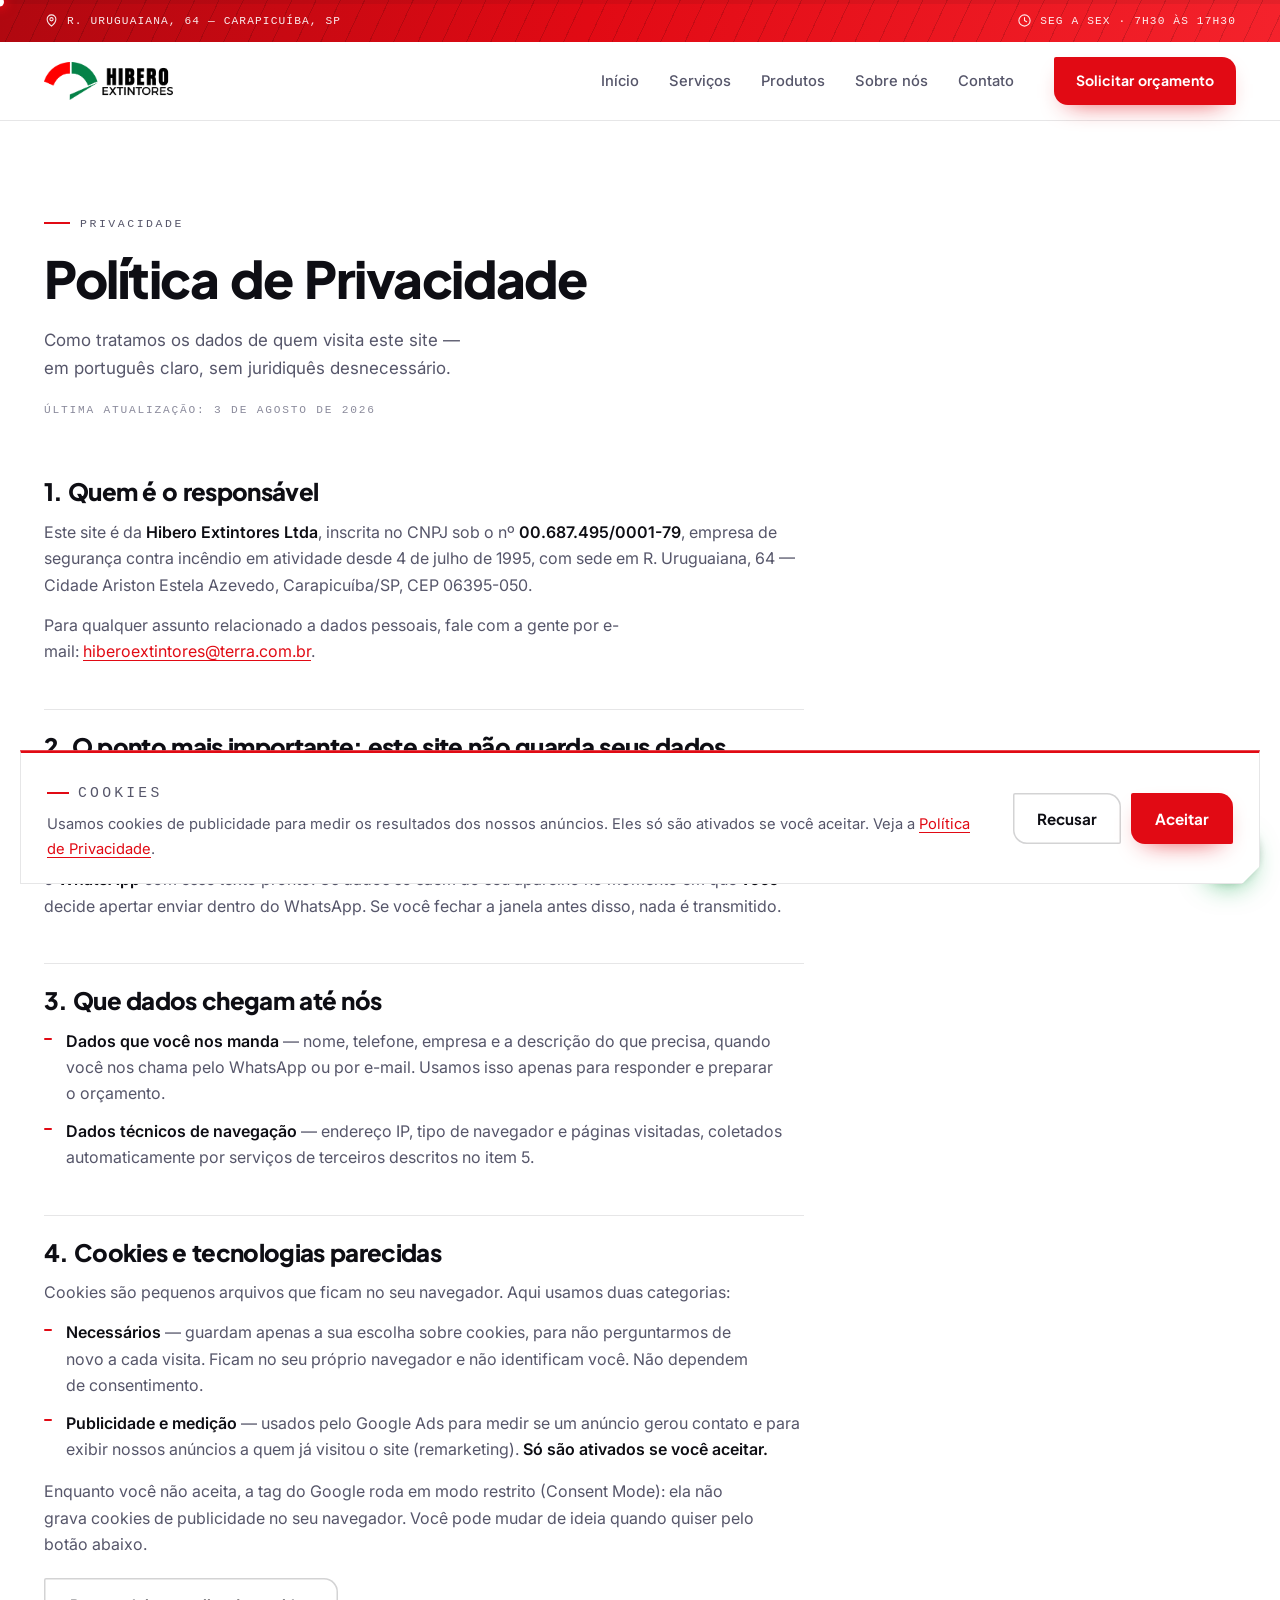
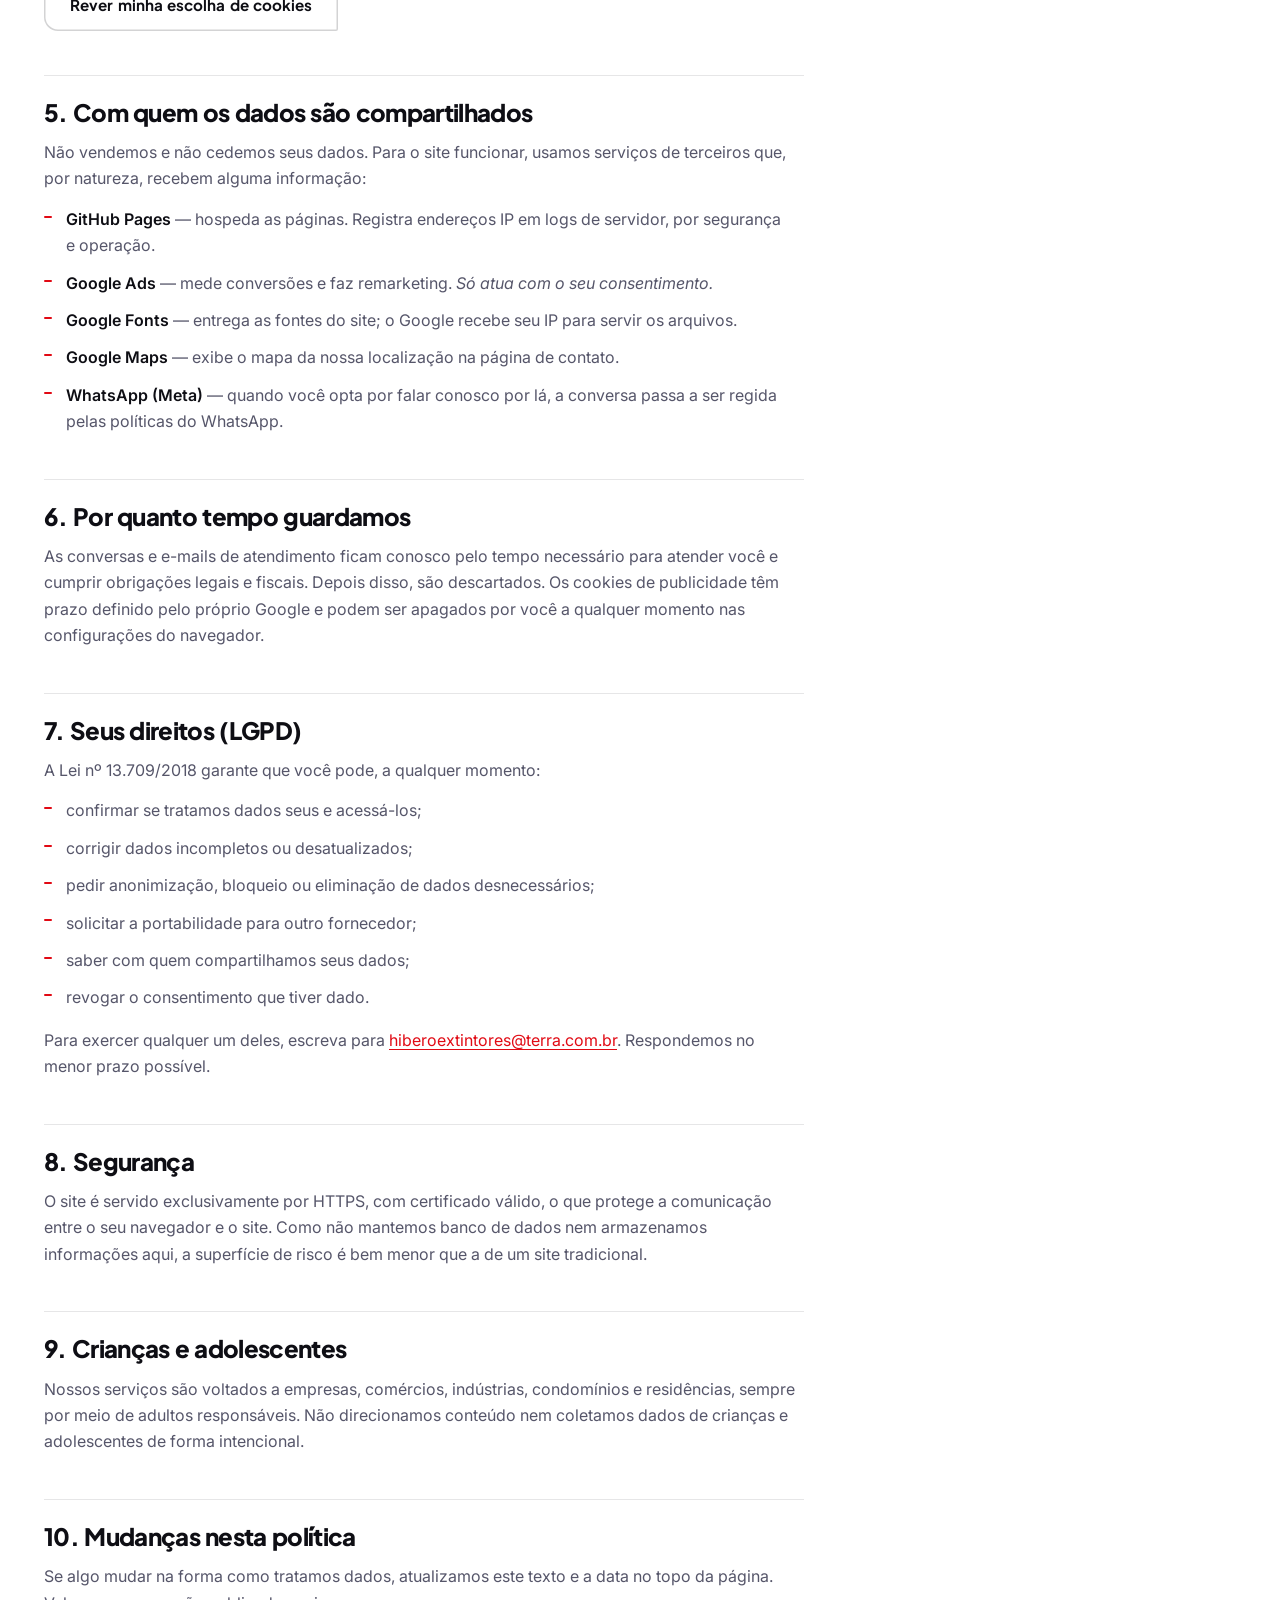
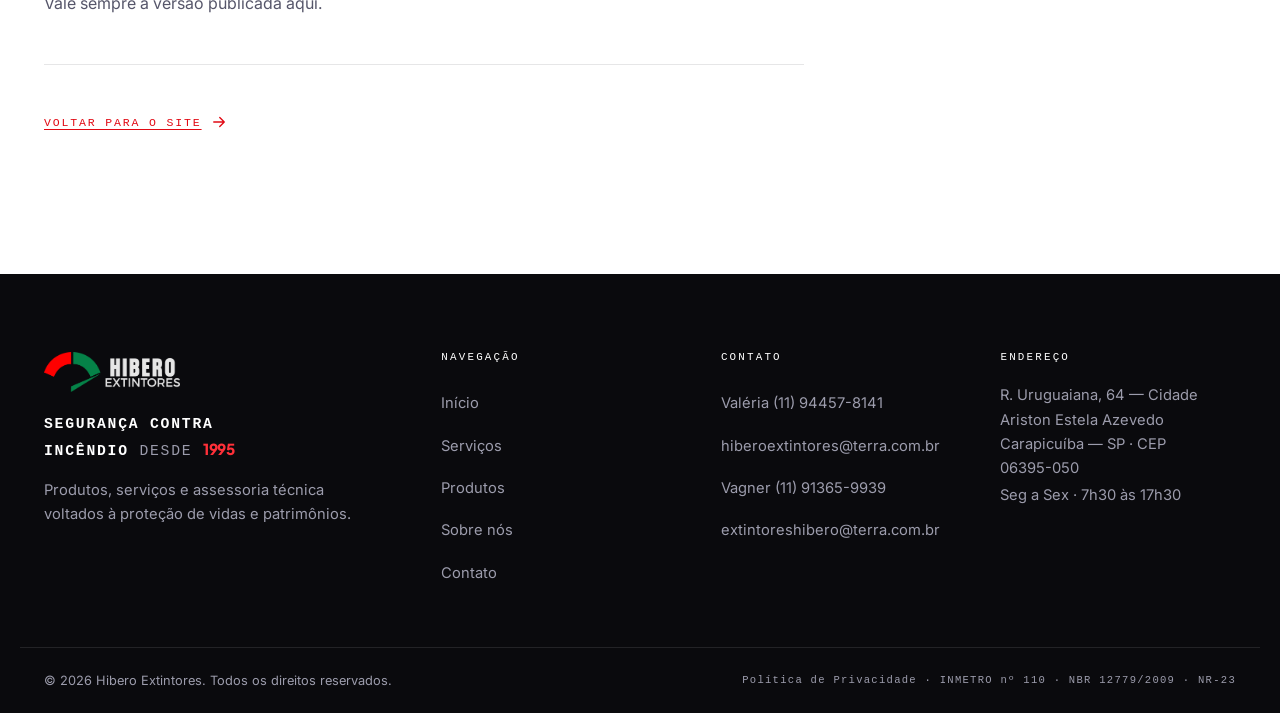
<file: politica-de-privacidade.html>
<!DOCTYPE html>
<html lang="pt-BR">
<head>
  <meta charset="UTF-8">
  <meta name="viewport" content="width=device-width, initial-scale=1.0">

  <!-- Google tag (gtag.js) — Google Ads AW-18241339553, com Consent Mode v2.
       O consentimento começa NEGADO e só é liberado se o visitante aceitar. -->
  <script>
    window.dataLayer = window.dataLayer || [];
    function gtag(){dataLayer.push(arguments);}
    gtag('consent', 'default', {
      ad_storage: 'denied',
      ad_user_data: 'denied',
      ad_personalization: 'denied',
      analytics_storage: 'denied',
      wait_for_update: 500
    });
    try {
      if (localStorage.getItem('hibero:cookies') === 'aceito') {
        gtag('consent', 'update', {
          ad_storage: 'granted', ad_user_data: 'granted',
          ad_personalization: 'granted', analytics_storage: 'granted'
        });
      }
    } catch (e) {}
  </script>
  <script async src="https://www.googletagmanager.com/gtag/js?id=AW-18241339553"></script>
  <script>
    gtag('js', new Date());
    gtag('config', 'AW-18241339553');
  </script>

  <title>Política de Privacidade | Hibero Extintores</title>
  <meta name="description" content="Como a Hibero Extintores trata os dados de quem visita o site: o que é coletado, para quê, com quem é compartilhado e como exercer seus direitos pela LGPD.">
  <meta name="theme-color" content="#E10A14">
  <link rel="canonical" href="https://hiberoextintores.com.br/politica-de-privacidade.html">
  <meta name="robots" content="index, follow">

  <link rel="icon" type="image/png" sizes="32x32" href="img/favicon-32.png?v=1">
  <link rel="apple-touch-icon" href="img/favicon-180.png?v=1">

  <link rel="preconnect" href="https://fonts.googleapis.com">
  <link rel="preconnect" href="https://fonts.gstatic.com" crossorigin>
  <link href="https://fonts.googleapis.com/css2?family=Plus+Jakarta+Sans:wght@500;600;700;800&family=Inter:wght@400;500;600&display=swap" rel="stylesheet">

  <link rel="stylesheet" href="css/style.css?v=3">
</head>
<body>

<a class="skip-link" href="#conteudo">Pular para o conteúdo</a>
<div class="prog" aria-hidden="true"><i id="progBar"></i></div>

<div class="topbar">
  <div class="wrap topbar__in">
    <a class="topbar__item" href="index.html#contato">
      <svg viewBox="0 0 24 24" aria-hidden="true"><path d="M12 21s7-5.6 7-11a7 7 0 1 0-14 0c0 5.4 7 11 7 11Z"/><circle cx="12" cy="10" r="2.6"/></svg>
      R. Uruguaiana, 64 — Carapicuíba, SP
    </a>
    <div class="topbar__right">
      <span class="topbar__item topbar__hours">
        <svg viewBox="0 0 24 24" aria-hidden="true"><circle cx="12" cy="12" r="9"/><path d="M12 7.4V12l3.4 2"/></svg>
        Seg a Sex · 7h30 às 17h30
      </span>
    </div>
  </div>
</div>

<header class="hdr" id="hdr">
  <div class="wrap hdr__in">
    <a class="hdr__logo" href="index.html" aria-label="Hibero Extintores — início">
      <img src="img/logo-hibero.png?v=1" alt="Hibero Extintores" width="1400" height="412">
    </a>
    <nav class="nav" id="nav" aria-label="Navegação principal">
      <a href="index.html#inicio">Início</a>
      <a href="index.html#servicos">Serviços</a>
      <a href="index.html#produtos">Produtos</a>
      <a href="index.html#sobre">Sobre nós</a>
      <a href="index.html#contato">Contato</a>
      <a class="btn btn--red nav__cta" href="index.html#contato">Solicitar orçamento</a>
    </nav>
    <a class="btn btn--red hdr__cta magnet" href="index.html#contato">Solicitar orçamento</a>
    <button class="burger" id="burger" aria-label="Abrir menu" aria-expanded="false" aria-controls="nav">
      <span></span><span></span><span></span>
    </button>
  </div>
</header>

<main id="conteudo">
  <section class="sec legal">
    <div class="wrap">
      <header class="sec__head">
        <p class="kicker is-in"><i></i>Privacidade</p>
        <h1>Política de Privacidade</h1>
        <p class="sec__lead">Como tratamos os dados de quem visita este site — em português claro, sem juridiquês desnecessário.</p>
        <p class="legal__date">Última atualização: 3 de agosto de 2026</p>
      </header>

      <div class="legal__body">

        <h2>1. Quem é o responsável</h2>
        <p>Este site é da <b>Hibero Extintores Ltda</b>, inscrita no CNPJ sob o nº <b>00.687.495/0001-79</b>, empresa de segurança contra incêndio em atividade desde 4 de julho de 1995, com sede em R. Uruguaiana, 64 — Cidade Ariston Estela Azevedo, Carapicuíba/SP, CEP 06395-050.</p>
        <p>Para qualquer assunto relacionado a dados pessoais, fale com a gente por e-mail: <a href="mailto:hiberoextintores@terra.com.br">hiberoextintores@terra.com.br</a>.</p>

        <h2>2. O ponto mais importante: este site não guarda seus dados</h2>
        <p>Este site é composto apenas por páginas estáticas. <b>Não existe banco de dados, cadastro ou área de login.</b> Nada do que você digita aqui é gravado em servidor nosso.</p>
        <p>O formulário de contato funciona assim: ele monta uma mensagem com o que você preencheu e abre o <b>WhatsApp</b> com esse texto pronto. Os dados só saem do seu aparelho no momento em que <b>você</b> decide apertar enviar dentro do WhatsApp. Se você fechar a janela antes disso, nada é transmitido.</p>

        <h2>3. Que dados chegam até nós</h2>
        <ul class="legal__ul">
          <li><b>Dados que você nos manda</b> — nome, telefone, empresa e a descrição do que precisa, quando você nos chama pelo WhatsApp ou por e-mail. Usamos isso apenas para responder e preparar o orçamento.</li>
          <li><b>Dados técnicos de navegação</b> — endereço IP, tipo de navegador e páginas visitadas, coletados automaticamente por serviços de terceiros descritos no item 5.</li>
        </ul>

        <h2>4. Cookies e tecnologias parecidas</h2>
        <p>Cookies são pequenos arquivos que ficam no seu navegador. Aqui usamos duas categorias:</p>
        <ul class="legal__ul">
          <li><b>Necessários</b> — guardam apenas a sua escolha sobre cookies, para não perguntarmos de novo a cada visita. Ficam no seu próprio navegador e não identificam você. Não dependem de consentimento.</li>
          <li><b>Publicidade e medição</b> — usados pelo Google Ads para medir se um anúncio gerou contato e para exibir nossos anúncios a quem já visitou o site (remarketing). <b>Só são ativados se você aceitar.</b></li>
        </ul>
        <p>Enquanto você não aceita, a tag do Google roda em modo restrito (Consent Mode): ela não grava cookies de publicidade no seu navegador. Você pode mudar de ideia quando quiser pelo botão abaixo.</p>
        <p><button class="btn btn--outline" id="reabrirCookies" type="button">Rever minha escolha de cookies</button></p>

        <h2>5. Com quem os dados são compartilhados</h2>
        <p>Não vendemos e não cedemos seus dados. Para o site funcionar, usamos serviços de terceiros que, por natureza, recebem alguma informação:</p>
        <ul class="legal__ul">
          <li><b>GitHub Pages</b> — hospeda as páginas. Registra endereços IP em logs de servidor, por segurança e operação.</li>
          <li><b>Google Ads</b> — mede conversões e faz remarketing. <i>Só atua com o seu consentimento.</i></li>
          <li><b>Google Fonts</b> — entrega as fontes do site; o Google recebe seu IP para servir os arquivos.</li>
          <li><b>Google Maps</b> — exibe o mapa da nossa localização na página de contato.</li>
          <li><b>WhatsApp (Meta)</b> — quando você opta por falar conosco por lá, a conversa passa a ser regida pelas políticas do WhatsApp.</li>
        </ul>

        <h2>6. Por quanto tempo guardamos</h2>
        <p>As conversas e e-mails de atendimento ficam conosco pelo tempo necessário para atender você e cumprir obrigações legais e fiscais. Depois disso, são descartados. Os cookies de publicidade têm prazo definido pelo próprio Google e podem ser apagados por você a qualquer momento nas configurações do navegador.</p>

        <h2>7. Seus direitos (LGPD)</h2>
        <p>A Lei nº 13.709/2018 garante que você pode, a qualquer momento:</p>
        <ul class="legal__ul">
          <li>confirmar se tratamos dados seus e acessá-los;</li>
          <li>corrigir dados incompletos ou desatualizados;</li>
          <li>pedir anonimização, bloqueio ou eliminação de dados desnecessários;</li>
          <li>solicitar a portabilidade para outro fornecedor;</li>
          <li>saber com quem compartilhamos seus dados;</li>
          <li>revogar o consentimento que tiver dado.</li>
        </ul>
        <p>Para exercer qualquer um deles, escreva para <a href="mailto:hiberoextintores@terra.com.br">hiberoextintores@terra.com.br</a>. Respondemos no menor prazo possível.</p>

        <h2>8. Segurança</h2>
        <p>O site é servido exclusivamente por HTTPS, com certificado válido, o que protege a comunicação entre o seu navegador e o site. Como não mantemos banco de dados nem armazenamos informações aqui, a superfície de risco é bem menor que a de um site tradicional.</p>

        <h2>9. Crianças e adolescentes</h2>
        <p>Nossos serviços são voltados a empresas, comércios, indústrias, condomínios e residências, sempre por meio de adultos responsáveis. Não direcionamos conteúdo nem coletamos dados de crianças e adolescentes de forma intencional.</p>

        <h2>10. Mudanças nesta política</h2>
        <p>Se algo mudar na forma como tratamos dados, atualizamos este texto e a data no topo da página. Vale sempre a versão publicada aqui.</p>

        <p class="legal__back"><a class="lnk" href="index.html">Voltar para o site <svg viewBox="0 0 24 24"><path d="M5 12h13M13 6l6 6-6 6"/></svg></a></p>
      </div>
    </div>
  </section>
</main>

<footer class="ftr">
  <div class="wrap ftr__in">
    <div class="ftr__brand">
      <img src="img/logo-hibero-branco.png?v=1" alt="Hibero Extintores" width="1400" height="412">
      <p class="ftr__slogan"><b>Segurança contra incêndio</b> desde <em>1995</em></p>
      <p>Produtos, serviços e assessoria técnica voltados à proteção de vidas e patrimônios.</p>
    </div>

    <nav class="ftr__nav" aria-label="Navegação do rodapé">
      <h4>Navegação</h4>
      <a href="index.html#inicio">Início</a>
      <a href="index.html#servicos">Serviços</a>
      <a href="index.html#produtos">Produtos</a>
      <a href="index.html#sobre">Sobre nós</a>
      <a href="index.html#contato">Contato</a>
    </nav>

    <div class="ftr__col">
      <h4>Contato</h4>
      <a href="https://wa.me/5511944578141" target="_blank" rel="noopener">Valéria (11) 94457-8141</a>
      <a href="mailto:hiberoextintores@terra.com.br">hiberoextintores@terra.com.br</a>
      <a href="https://wa.me/5511913659939" target="_blank" rel="noopener">Vagner (11) 91365-9939</a>
      <a href="mailto:extintoreshibero@terra.com.br">extintoreshibero@terra.com.br</a>
    </div>

    <div class="ftr__col">
      <h4>Endereço</h4>
      <p>R. Uruguaiana, 64 — Cidade Ariston Estela Azevedo<br>Carapicuíba — SP · CEP 06395-050</p>
      <p>Seg a Sex · 7h30 às 17h30</p>
    </div>
  </div>

  <div class="wrap ftr__bar">
    <p>© <span id="yr">2026</span> Hibero Extintores. Todos os direitos reservados.</p>
    <p class="ftr__norms"><a href="politica-de-privacidade.html">Política de Privacidade</a> · INMETRO nº 110 · NBR 12779/2009 · NR-23</p>
  </div>
</footer>

<a class="wa" href="https://wa.me/5511944578141?text=Ol%C3%A1%2C%20vim%20pelo%20site%20e%20gostaria%20de%20um%20or%C3%A7amento." target="_blank" rel="noopener" aria-label="Falar no WhatsApp">
  <span class="wa__pulse" aria-hidden="true"></span>
  <svg viewBox="0 0 24 24" aria-hidden="true"><path d="M12 2a10 10 0 0 0-8.6 15L2 22l5.2-1.4A10 10 0 1 0 12 2Zm5.3 14.1c-.2.6-1.3 1.2-1.8 1.2-.5.1-1 .1-1.7-.1-.4-.1-.9-.3-1.5-.6a11 11 0 0 1-4.3-4c-.3-.5-.8-1.3-.8-2.5 0-1.2.6-1.8.9-2 .2-.3.5-.4.7-.4h.5c.2 0 .4 0 .6.5l.8 1.9c.1.2 0 .4-.1.5l-.3.4-.3.3c-.1.1-.2.3-.1.5.2.4.7 1.2 1.4 1.9.9.8 1.6 1 1.9 1.2.2.1.4 0 .5-.1l.8-.9c.2-.2.3-.2.5-.1l1.8.9c.3.1.4.2.5.3 0 .1 0 .4-.2 1Z"/></svg>
</a>

<button class="totop" id="totop" aria-label="Voltar ao topo"><svg viewBox="0 0 24 24"><path d="m6 14 6-6 6 6"/></svg></button>

<!-- Aviso de cookies -->
<div class="ck" id="ck" role="dialog" aria-live="polite" aria-label="Aviso de cookies" hidden>
  <div class="ck__in">
    <div class="ck__tx">
      <p class="ck__lb"><i></i>Cookies</p>
      <p>Usamos cookies de publicidade para medir os resultados dos nossos anúncios. Eles só são ativados se você aceitar. Veja a <a href="politica-de-privacidade.html">Política de Privacidade</a>.</p>
    </div>
    <div class="ck__btns">
      <button class="btn btn--outline" type="button" data-ck="recusado">Recusar</button>
      <button class="btn btn--red" type="button" data-ck="aceito">Aceitar</button>
    </div>
  </div>
</div>

<script src="js/main.js?v=3"></script>
</body>
</html>
</file>
<file: css/style.css>
/* =========================================================================
   Hibero Extintores — folha de estilo única

   Hierarquia de cor:
     PRIMÁRIA   vermelho da marca  — faixas, botões, acentos, tudo que vende
     SECUNDÁRIA branco / claro     — superfície dominante da página
     TERCIÁRIA  preto              — só três bandas de pontuação (produtos,
                                     clientes e rodapé) e tipografia
     APOIO      verde da marca     — confirmação (ticks, selo, status)

   O motion é sempre ligado por decisão de projeto: não há bloco
   prefers-reduced-motion desligando os loops. O cliente pediu explicitamente
   "usar e abusar" e a máquina dele tem "reduzir movimento" no sistema — se
   respeitássemos a media query, ele receberia a página parada.
   ========================================================================= */

:root{
  --red:      #E10A14;
  --red-2:    #B00810;
  --red-3:    #FF3039;
  --red-deep: #7A050B;
  --red-wash: #FFF2F2;
  --red-tint: rgba(225,10,20,.10);

  --white:    #FFFFFF;
  --paper:    #F5F6F9;
  --paper-2:  #ECEEF4;

  --ink:      #0A0A0D;
  --ink-2:    #101016;
  --ink-3:    #17171F;

  --tx:       #0E0E14;
  --tx-2:     #56566A;
  --tx-3:     #8B8B9C;
  --tx-on:    #ECECF2;
  --tx-on-2:  #9C9CAC;

  --line:     rgba(14,14,20,.10);
  --line-2:   rgba(14,14,20,.18);
  --line-on:  rgba(255,255,255,.10);
  --line-on2: rgba(255,255,255,.20);

  --green:    #00A24E;

  --mono: ui-monospace, SFMono-Regular, "SF Mono", Menlo, Consolas, monospace;
  --disp: "Plus Jakarta Sans", system-ui, sans-serif;
  --body: "Inter", system-ui, sans-serif;

  --wrap: 1240px;
  --ease:   cubic-bezier(.16,.84,.32,1);
  --ease-o: cubic-bezier(.22,1,.36,1);
  --ease-b: cubic-bezier(.34,1.56,.64,1);
}

*,*::before,*::after{ box-sizing:border-box; }

/* `clip` e NÃO `hidden`: overflow hidden no html/body cria um contêiner de
   rolagem e mata o position:sticky do header. */
html{ -webkit-text-size-adjust:100%; overflow-x:clip; }

body{
  margin:0; overflow-x:clip;
  background:var(--white);
  color:var(--tx);
  font-family:var(--body);
  font-size:16px; line-height:1.65;
  -webkit-font-smoothing:antialiased;
}

img{ max-width:100%; height:auto; display:block; }
a{ color:inherit; text-decoration:none; }
button{ font:inherit; color:inherit; }
p{ margin:0; }
ul{ margin:0; padding:0; list-style:none; }

/* A Plus Jakarta tem espaço estreito; com tracking negativo as palavras colam. */
/* `balance` distribui as linhas do título em vez de deixar uma palavra
   solta na última; `pretty` faz o mesmo com o texto corrido. */
h1,h2,h3,h4{
  font-family:var(--disp); font-weight:800; line-height:1.06;
  letter-spacing:-.028em; word-spacing:.08em; margin:0;
  text-wrap:balance;
}
p,li{ text-wrap:pretty; }

::selection{ background:var(--red); color:#fff; }

/* Parallax: o JS escreve --py e usamos a propriedade `translate`, que é
   independente de `transform`. Assim o deslocamento convive com keyframes
   que já animam transform no mesmo elemento (blob, float, etc.). */
[data-par]{ translate:0 var(--py,0px); will-change:translate; }

.wrap{ width:100%; max-width:var(--wrap); margin:0 auto; padding:0 24px; }

.skip-link{
  position:fixed; left:8px; top:8px; z-index:200;
  background:var(--red); color:#fff; padding:10px 16px; border-radius:8px;
  transform:translateY(-180%); transition:transform .3s var(--ease);
}
.skip-link:focus{ transform:none; }

:where(a,button,input,select,textarea,details>summary):focus-visible{
  outline:2px solid var(--red); outline-offset:3px; border-radius:4px;
}

/* ---------- barra de progresso de rolagem ---------- */
.prog{
  position:fixed; inset:0 0 auto 0; height:4px; z-index:130;
  background:rgba(14,14,20,.07); pointer-events:none;
}
.prog i{
  position:relative; display:block; height:100%; width:0%;
  background:linear-gradient(90deg,var(--red-2),var(--red) 55%,var(--red-3));
  box-shadow:0 0 16px rgba(225,10,20,.75);
}
.prog i::after{
  content:""; position:absolute; right:-4px; top:50%; transform:translateY(-50%);
  width:9px; height:9px; border-radius:50%; background:#fff;
  box-shadow:0 0 10px 3px rgba(225,10,20,.9);
}

/* =========================================================================
   BOTÕES
   ========================================================================= */
.btn{
  position:relative; display:inline-flex; align-items:center; justify-content:center; gap:10px;
  padding:14px 26px; border:0; border-radius:2px 14px 2px 14px; cursor:pointer;
  background:var(--red); color:#fff;
  font-family:var(--disp); font-weight:700; font-size:.95rem; letter-spacing:0; word-spacing:.1em;
  overflow:hidden; isolation:isolate; white-space:nowrap;
  transition:transform .4s var(--ease), box-shadow .4s var(--ease), color .3s;
  box-shadow:0 10px 26px -14px rgba(225,10,20,.9);
}
.btn::before{
  content:""; position:absolute; inset:0; z-index:-1; border-radius:inherit;
  background:var(--ink); transform:translateY(101%);
  transition:transform .5s var(--ease-o);
}
.btn:hover::before{ transform:translateY(0); }
.btn:hover{ transform:translateY(-3px); box-shadow:0 18px 34px -14px rgba(225,10,20,.75); }
.btn:active{ transform:translateY(-1px); }

.btn--outline{
  background:transparent; color:var(--tx); box-shadow:inset 0 0 0 1.5px var(--line-2);
}
.btn--outline::before{ background:var(--red); }
.btn--outline:hover{ color:#fff; box-shadow:inset 0 0 0 1.5px var(--red), 0 18px 34px -18px rgba(225,10,20,.7); }

.btn--ink{ background:var(--ink); color:#fff; box-shadow:0 12px 28px -14px rgba(0,0,0,.9); }
.btn--ink::before{ background:#fff; }
.btn--ink:hover{ color:var(--ink); }

.btn--lg{ padding:17px 32px; font-size:1rem; }
.btn--full{ width:100%; }
.btn__wa{ width:20px; height:20px; fill:currentColor; }

.lnk{
  display:inline-flex; align-items:center; gap:8px; margin-top:12px; padding:10px 0;
  font-family:var(--mono); font-size:.72rem; letter-spacing:.16em; text-transform:uppercase;
  color:var(--red);
}
.lnk svg{ width:18px; height:18px; fill:none; stroke:currentColor; stroke-width:1.8; stroke-linecap:round; stroke-linejoin:round; transition:transform .4s var(--ease); }
.lnk:hover svg{ transform:translateX(6px); }

/* =========================================================================
   KICKERS / CABEÇALHOS
   ========================================================================= */
.kicker{
  display:inline-flex; align-items:flex-start; gap:10px; margin:0 0 18px;
  font-family:var(--mono); font-size:.72rem; letter-spacing:.22em; text-transform:uppercase;
  color:var(--tx-2);
}
.kicker i{
  width:26px; height:2px; margin-top:.72em; flex:0 0 26px; display:block;
  background:var(--red); transform-origin:left; transform:scaleX(0);
  transition:transform .7s var(--ease-o) .1s;
}
.is-in .kicker i,.kicker.is-in i{ transform:scaleX(1); }
.kicker--red{ color:var(--red); }

.sec{ position:relative; padding:118px 0; background:var(--white); }
.sec--alt{ background:var(--paper); }
.sec--ink{ background:var(--ink); color:var(--tx-on); }
.sec--ink h2,.sec--ink h3{ color:#fff; }
.sec--ink .kicker{ color:var(--tx-on-2); }
.sec--ink .sec__lead{ color:var(--tx-on-2); }

.sec__head{ max-width:780px; margin-bottom:60px; }
.sec__head h2{ font-size:clamp(2.05rem,4.6vw,3.3rem); }
.sec__lead{ margin-top:22px; color:var(--tx-2); font-size:1.06rem; max-width:62ch; text-wrap:balance; }
.sec__head--center{ margin-left:auto; margin-right:auto; text-align:center; }
.sec__head--center .kicker{ justify-content:center; }
.sec__head--row{ display:flex; align-items:flex-end; justify-content:space-between; gap:32px; max-width:none; }
.sec__head--row h2{ max-width:16ch; }

/* título palavra a palavra + varredura de brilho.
   line-height:1.3 (em vez do 1.06 herdado de h1-h4): a Plus Jakarta Sans em
   800 tem ascent+descent ~1.26em — com 1.06 a caixa de cada palavra fica
   MENOR que a fonte precisa, e o overflow:hidden por palavra (necessário
   pro efeito de revelação) cortava a cauda do "ç" e o laço do "g". Medido
   pixel a pixel (hidden vs. overflow:visible da mesma palavra): o corte
   desaparece a partir de 1.28; 1.3 dá uma folga de segurança. */
.split{ line-height:1.3; }
.split span{ display:inline-block; overflow:hidden; vertical-align:top; }
.split span > i{
  display:inline-block; font-style:normal;
  transform:translateY(110%) rotate(4deg); opacity:0;
  transition:transform 1s var(--ease-o), opacity .8s ease;
  transition-delay:calc(var(--wi) * 62ms);
}
.split.is-in span > i{ transform:none; opacity:1; }

/* =========================================================================
   SISTEMA DE REVELAÇÃO — deslocamentos generosos, para a entrada ser VISTA
   ========================================================================= */
.reveal{
  opacity:0;
  transition:opacity .9s var(--ease-o), transform 1.05s var(--ease-o), clip-path .95s var(--ease-o), filter .9s ease;
  transform:translateY(46px);
}
.reveal--up  { transform:translateY(70px) scale(.97); }
.reveal--l   { transform:translateX(-70px); }
.reveal--r   { transform:translateX(70px); }
.reveal--zoom{ transform:scale(.86); filter:blur(6px); }
.reveal--clip{ clip-path:inset(0 100% 0 0); transform:translateY(24px); }
.reveal.is-in{ opacity:1; transform:none; clip-path:inset(0 0 0 0); filter:none; }

/* =========================================================================
   ÍCONES — caixa com canto cortado e aresta vermelha
   ========================================================================= */
.ico{
  width:56px; height:56px; flex:0 0 auto; position:relative;
  display:grid; place-items:center;
  background:var(--red-wash);
  clip-path:polygon(0 0, calc(100% - 15px) 0, 100% 15px, 100% 100%, 15px 100%, 0 calc(100% - 15px));
  box-shadow:inset 3px 0 0 var(--red);
  transition:background .4s var(--ease), box-shadow .4s;
}
.ico svg{ width:27px; height:27px; fill:none; stroke:var(--red); stroke-width:1.7; stroke-linecap:round; stroke-linejoin:round; transition:stroke .4s; }
.sec--ink .ico,.clients .ico{ background:rgba(255,255,255,.06); box-shadow:inset 3px 0 0 var(--red); }
.sec--ink .ico svg{ stroke:#fff; }

/* =========================================================================
   TOPBAR — faixa vermelha (primária)
   ========================================================================= */
.topbar{
  position:relative; z-index:101; overflow:hidden;
  background:linear-gradient(100deg,var(--red-2),var(--red) 46%,var(--red-3) 130%);
  color:#fff; font-size:.79rem;
}
.topbar::after{
  content:""; position:absolute; inset:0; pointer-events:none;
  background:repeating-linear-gradient(115deg,rgba(0,0,0,.14) 0 1px,transparent 1px 22px);
  animation:stripeSlide 18s linear infinite;
}
@keyframes stripeSlide{ to{ background-position:220px 0; } }
.topbar__in{ display:flex; align-items:center; justify-content:space-between; gap:20px; min-height:42px; position:relative; z-index:1; }
.topbar__right{ display:flex; align-items:center; gap:22px; }
.topbar__item{
  display:inline-flex; align-items:center; gap:8px; padding:11px 0; white-space:nowrap;
  font-family:var(--mono); font-size:.7rem; letter-spacing:.1em; text-transform:uppercase;
  color:rgba(255,255,255,.92); transition:color .25s, transform .25s var(--ease);
}
.topbar__item svg{ width:15px; height:15px; fill:none; stroke:currentColor; stroke-width:1.7; stroke-linecap:round; stroke-linejoin:round; }
.topbar__item svg.fill{ fill:currentColor; stroke:none; }
a.topbar__item:hover{ color:#fff; transform:translateY(-1px); }
.topbar__wa{ padding:9px 14px; border-radius:999px; background:rgba(0,0,0,.22); }

/* =========================================================================
   HEADER
   ========================================================================= */
/* z-index acima da topbar: o menu lateral mora dentro do header, então sem
   isso ele abriria POR BAIXO da faixa vermelha. */
.hdr{
  position:sticky; top:0; z-index:110;
  background:rgba(255,255,255,.82);
  backdrop-filter:blur(18px) saturate(160%);
  -webkit-backdrop-filter:blur(18px) saturate(160%);
  border-bottom:1px solid var(--line);
  transition:background .35s, box-shadow .35s;
}
.hdr__in{ display:flex; align-items:center; gap:26px; height:78px; transition:height .4s var(--ease); }
.hdr.is-stuck{ background:rgba(255,255,255,.95); box-shadow:0 14px 34px -26px rgba(14,14,20,.6); }
.hdr.is-stuck .hdr__in{ height:64px; }

.hdr__logo img{ height:38px; width:auto; transition:height .4s var(--ease), transform .4s var(--ease); }
.hdr.is-stuck .hdr__logo img{ height:32px; }
.hdr__logo:hover img{ transform:scale(1.04); }

.nav{ position:relative; display:flex; align-items:center; gap:2px; margin-left:auto; }
.nav__ink{
  position:absolute; left:0; top:50%; height:32px; width:0; margin-top:-16px;
  background:var(--red-tint); border-radius:999px; z-index:0;
  transition:transform .55s var(--ease-o), width .55s var(--ease-o), opacity .3s;
  opacity:0;
}
.nav__ink.is-on{ opacity:1; }
.nav > a{
  position:relative; z-index:1; padding:9px 14px; border-radius:999px;
  font-size:.92rem; font-weight:500; color:var(--tx-2);
  transition:color .3s;
}
.nav > a:hover{ color:var(--red); }
.nav > a.is-active{ color:var(--red); font-weight:600; }
.nav__cta{ display:none; }

.hdr__cta{ padding:12px 22px; font-size:.88rem; }

.burger{
  position:relative; display:none; width:46px; height:46px; margin-left:auto;
  background:transparent; border:1.5px solid var(--line-2); border-radius:12px;
  cursor:pointer; padding:0; place-items:center;
}
.burger span{ display:block; width:20px; height:2px; background:var(--tx); border-radius:2px; transition:transform .35s var(--ease), opacity .25s; }
.burger span + span{ margin-top:5px; }
/* as duas barras vão para o centro absoluto antes de girar: no grid elas
   cruzavam fora do meio e o "X" saía com cara de ">". */
.burger.is-open span:nth-child(1),
.burger.is-open span:nth-child(3){ position:absolute; top:50%; left:50%; margin:0; }
.burger.is-open span:nth-child(1){ transform:translate(-50%,-50%) rotate(45deg); }
.burger.is-open span:nth-child(2){ opacity:0; }
.burger.is-open span:nth-child(3){ transform:translate(-50%,-50%) rotate(-45deg); }

/* =========================================================================
   HERO — claro, com painel vermelho
   ========================================================================= */
.hero{
  position:relative; overflow:hidden;
  background:linear-gradient(175deg,var(--white) 0%,var(--paper) 62%,var(--paper-2) 100%);
  padding:clamp(38px,5vw,64px) 0 clamp(150px,15vw,190px);
}
.hero__dust{ position:absolute; inset:0; width:100%; height:100%; pointer-events:none; }
.hero__mesh{
  position:absolute; inset:0; pointer-events:none; opacity:.55;
  background-image:linear-gradient(var(--line) 1px,transparent 1px),linear-gradient(90deg,var(--line) 1px,transparent 1px);
  background-size:64px 64px;
  mask-image:radial-gradient(circle at 62% 40%, #000 5%, transparent 68%);
  -webkit-mask-image:radial-gradient(circle at 62% 40%, #000 5%, transparent 68%);
}
.hero__blob{
  position:absolute; right:-8%; top:-14%; width:52vw; height:52vw; max-width:760px; max-height:760px;
  pointer-events:none; border-radius:46% 54% 40% 60% / 52% 44% 56% 48%;
  background:radial-gradient(circle at 38% 34%, rgba(225,10,20,.16), rgba(225,10,20,.03) 62%, transparent 74%);
  animation:blob 22s ease-in-out infinite;
}
@keyframes blob{
  0%,100%{ border-radius:46% 54% 40% 60% / 52% 44% 56% 48%; transform:rotate(0) scale(1); }
  50%    { border-radius:60% 40% 56% 44% / 44% 58% 42% 56%; transform:rotate(12deg) scale(1.07); }
}
.hero__in{ position:relative; z-index:2; }

/* slogan principal — assinatura da marca, em selo (saiu da topbar) */
.hero__slogan{
  display:inline-flex; align-items:center; gap:0; margin:0 0 38px; overflow:hidden;
  background:#fff; border:1px solid var(--line);
  clip-path:polygon(0 0, 100% 0, 100% calc(100% - 12px), calc(100% - 12px) 100%, 0 100%);
  box-shadow:0 18px 40px -32px rgba(14,14,20,.7);
}
.hero__sloganRule{
  display:block; width:6px; align-self:stretch; background:linear-gradient(180deg,var(--red),var(--red-2));
  transform-origin:top; transform:scaleY(0);
  animation:ruleIn 1s var(--ease-o) .2s forwards;
}
@keyframes ruleIn{ to{ transform:scaleY(1); } }
.hero__sloganTx{
  padding:11px 4px 11px 18px;
  font-family:var(--mono); font-size:.7rem; letter-spacing:.2em; text-transform:uppercase;
  color:var(--tx-2);
}
.hero__slogan b{ color:var(--tx); font-weight:600; }
.hero__slogan em{
  font-style:normal; font-family:var(--disp); font-weight:800; font-size:1.15rem;
  letter-spacing:-.03em; color:var(--red); padding:0 20px 0 8px;
}

.hero__slides{ position:relative; min-height:min(452px,54vh); }

.slide{
  position:absolute; inset:0;
  display:grid; grid-template-columns:1.1fr .9fr; align-items:center; gap:48px;
  opacity:0; visibility:hidden; pointer-events:none;
  transition:opacity .8s var(--ease), visibility .8s;
}
.slide.is-active{ opacity:1; visibility:visible; pointer-events:auto; position:relative; }

/* só o 1º slide é h1: três h1 numa página (um por slide) confunde o
   buscador sobre qual é a proposta principal. Os outros dois viram h2 com
   o mesmo peso visual. */
.slide__text h1,.slide__text h2{ font-size:clamp(2.5rem,5.8vw,4.4rem); max-width:15ch; }
.slide__lead{ margin-top:24px; max-width:52ch; color:var(--tx-2); font-size:1.08rem; }
.slide__chips{ display:flex; flex-wrap:wrap; gap:9px; margin-top:28px; }
.slide__chips li{
  padding:8px 15px; border-radius:999px; border:1px solid var(--line-2);
  font-family:var(--mono); font-size:.68rem; letter-spacing:.12em; text-transform:uppercase;
  color:var(--tx-2); background:rgba(255,255,255,.7);
}
.slide.is-active .slide__lead,
.slide.is-active .slide__chips li,
.slide.is-active .kicker{ animation:fadeUp .85s var(--ease-o) both; }
.slide.is-active .kicker{ animation-delay:.05s; }
.slide.is-active .slide__lead{ animation-delay:.3s; }
.slide.is-active .slide__chips li{ animation-delay:calc(.4s + var(--i,0) * .08s); }
@keyframes fadeUp{ from{ opacity:0; transform:translateY(24px); } to{ opacity:1; transform:none; } }

.slide__art{ position:relative; margin:0; display:grid; place-items:center; min-height:340px; }
.art__panel{
  position:absolute; inset:5% 2% 5% 8%;
  background:linear-gradient(150deg,var(--red-2),var(--red) 52%,var(--red-3));
  clip-path:polygon(26% 0, 100% 0, 100% 74%, 74% 100%, 0 100%, 0 26%);
  box-shadow:0 44px 74px -40px rgba(225,10,20,.7);
}
/* moldura fina deslocada — dá profundidade e tira a cara de retângulo */
.art__panel::after{
  content:""; position:absolute; inset:14px;
  border:1px solid rgba(255,255,255,.34);
  clip-path:polygon(25% 0, 100% 0, 100% 75%, 75% 100%, 0 100%, 0 25%);
}
.slide.is-active .art__panel{ animation:panelIn 1.05s var(--ease-o) both; }
@keyframes panelIn{ from{ opacity:0; transform:translateX(38px) rotate(2deg); } to{ opacity:1; transform:none; } }
.art__ring{
  position:absolute; width:min(330px,74%); aspect-ratio:1; border-radius:50%;
  border:1.5px solid rgba(255,255,255,.38);
}
.art__ring--2{ width:min(430px,96%); border-style:dashed; border-color:rgba(255,255,255,.22); animation:spin 46s linear infinite; }
@keyframes spin{ to{ transform:rotate(360deg); } }
.slide__art img{
  position:relative; z-index:2; max-height:min(390px,44vh); width:auto;
  filter:drop-shadow(0 34px 44px rgba(0,0,0,.42));
}
.slide.is-active .slide__art img{ animation:artIn 1.2s var(--ease-o) both .16s, float 7s ease-in-out infinite 1.3s; }
@keyframes artIn{ from{ opacity:0; transform:translateY(40px) scale(.92); } to{ opacity:1; transform:none; } }
@keyframes float{ 0%,100%{ transform:translateY(0); } 50%{ transform:translateY(-15px); } }

.hero__bottom{ display:flex; align-items:center; justify-content:space-between; flex-wrap:wrap; gap:24px; margin-top:46px; }
.hero__actions{ display:flex; flex-wrap:wrap; gap:14px; }

.hero__dots{ display:flex; flex-wrap:wrap; gap:8px; }
.hero__dots button{
  position:relative; display:flex; align-items:center; gap:10px;
  padding:10px 17px 10px 15px; border:1px solid var(--line-2); border-radius:999px;
  background:rgba(255,255,255,.72); cursor:pointer; overflow:hidden;
  font-family:var(--mono); font-size:.68rem; letter-spacing:.14em; text-transform:uppercase; color:var(--tx-2);
  transition:color .3s, border-color .3s, background .3s;
}
.hero__dots button i{ width:7px; height:7px; border-radius:50%; background:var(--tx-3); transition:background .3s, transform .3s; }
.hero__dots button::after{
  content:""; position:absolute; left:0; bottom:0; height:2.5px; width:100%;
  background:var(--red); transform:scaleX(0); transform-origin:left;
}
.hero__dots button[aria-selected="true"]{ color:var(--tx); border-color:var(--red); background:#fff; }
.hero__dots button[aria-selected="true"] i{ background:var(--red); transform:scale(1.35); }
.hero__dots button[aria-selected="true"]::after{ animation:tick var(--dur,5000ms) linear forwards; }
@keyframes tick{ from{ transform:scaleX(0); } to{ transform:scaleX(1); } }

/* =========================================================================
   DIFERENCIAIS — cards brancos com aba vermelha numerada
   ========================================================================= */
.diffs{ position:relative; z-index:5; margin-top:clamp(-130px,-11vw,-92px); }
.diffs__grid{ display:grid; grid-template-columns:repeat(4,1fr); gap:18px; }

.diff{
  position:relative; padding:32px 26px 34px; overflow:hidden;
  background:#fff; border:1px solid var(--line);
  clip-path:polygon(0 0, 100% 0, 100% calc(100% - 26px), calc(100% - 26px) 100%, 0 100%);
  box-shadow:0 26px 60px -46px rgba(14,14,20,.55);
  transition:transform .55s var(--ease), box-shadow .5s, background .5s;
}
.diff::before{
  content:""; position:absolute; inset:0 auto 0 0; width:4px;
  background:linear-gradient(180deg,var(--red),var(--red-deep));
  transform:scaleY(0); transform-origin:top; transition:transform .65s var(--ease-o);
}
.diff.is-on::before,.diff:hover::before{ transform:scaleY(1); }
.diff.is-on,.diff:hover{ transform:translateY(-10px); box-shadow:0 40px 70px -44px rgba(225,10,20,.55); }
.diff__n{
  position:absolute; top:26px; right:24px;
  font-family:var(--mono); font-size:.74rem; letter-spacing:.14em; color:var(--tx-3);
  transition:color .4s;
}
.diff.is-on .diff__n{ color:var(--red); }
.diff.is-on .ico{ background:var(--red); box-shadow:inset 3px 0 0 var(--red-deep); }
.diff.is-on .ico svg{ stroke:#fff; }
.diff h3{ font-size:1.15rem; margin:22px 0 12px; }
.diff h3::after{ content:""; display:block; width:38px; height:2px; margin-top:14px; background:var(--line-2); transition:width .5s var(--ease-o), background .4s; }
.diff.is-on h3::after,.diff:hover h3::after{ width:76px; background:var(--red); }
.diff p{ font-size:.93rem; color:var(--tx-2); }
.diff__bar{ position:absolute; left:0; bottom:0; height:3px; width:100%; background:var(--red); transform:scaleX(0); transform-origin:left; }
.diff.is-on .diff__bar{ animation:tick 3000ms linear forwards; }

/* micro-animações por ícone */
.diff.is-on .ico--clock .hand-m{ transform-origin:12px 12px; animation:handSpin 3s linear infinite; }
.diff.is-on .ico--clock .hand-h{ transform-origin:12px 12px; animation:handSpin 18s linear infinite; }
@keyframes handSpin{ to{ transform:rotate(360deg); } }
.diff.is-on .ico--shield .tick{ stroke:#fff; stroke-dasharray:14; stroke-dashoffset:14; animation:draw 2.4s ease-in-out infinite; }
@keyframes draw{ 0%{ stroke-dashoffset:14; } 40%,80%{ stroke-dashoffset:0; } 100%{ stroke-dashoffset:14; } }
.diff.is-on .ico--tag svg{ transform-origin:70% 70%; animation:tagSwing 2.6s ease-in-out infinite; }
@keyframes tagSwing{ 0%,100%{ transform:rotate(0); } 25%{ transform:rotate(-10deg); } 60%{ transform:rotate(7deg); } }
.diff.is-on .ico--tag .hole{ animation:holePop 2.6s ease-in-out infinite; }
@keyframes holePop{ 0%,100%{ fill:transparent; } 40%{ fill:#fff; } }
.diff.is-on .ico--stamp .doc{ animation:stampHit 2.8s var(--ease-o) infinite; }
@keyframes stampHit{ 0%,60%,100%{ transform:none; } 68%{ transform:translateY(-2.5px) scale(1.04); } 76%{ transform:translateY(1px) scale(.99); } }
.diff.is-on .ico--stamp .line1{ stroke-dasharray:6; stroke-dashoffset:6; animation:draw2 2.8s ease-in-out infinite; }
.diff.is-on .ico--stamp .line2{ stroke-dasharray:6; stroke-dashoffset:6; animation:draw2 2.8s ease-in-out infinite .25s; }
@keyframes draw2{ 0%{ stroke-dashoffset:6; } 45%,85%{ stroke-dashoffset:0; } 100%{ stroke-dashoffset:6; } }

/* =========================================================================
   FAIXA — serviços fixos (chamativos) + normas em carrossel
   ========================================================================= */
.strip{ padding:96px 0 0; background:var(--white); }
.strip__label{
  font-family:var(--mono); font-size:.72rem; letter-spacing:.24em; text-transform:uppercase;
  color:var(--tx-3); margin-bottom:22px;
}
.strip__grid{ display:grid; grid-template-columns:repeat(3,1fr); gap:0; border-top:1px solid var(--line); border-left:1px solid var(--line); }

.tile{
  position:relative; display:flex; align-items:center; gap:16px; overflow:hidden;
  padding:30px 26px; border-right:1px solid var(--line); border-bottom:1px solid var(--line);
  transition:color .45s var(--ease);
}
.tile::before{
  content:""; position:absolute; inset:0; z-index:0;
  background:linear-gradient(120deg,var(--red-2),var(--red) 60%,var(--red-3));
  transform:translateY(100%); transition:transform .55s var(--ease-o);
}
.tile:hover::before{ transform:translateY(0); }
.tile:hover{ color:#fff; }
.tile b{
  position:relative; z-index:1; font-family:var(--mono); font-weight:500;
  font-size:.76rem; letter-spacing:.14em; color:var(--red); transition:color .45s;
}
.tile:hover b{ color:rgba(255,255,255,.8); }
.tile span{
  position:relative; z-index:1; flex:1;
  font-family:var(--disp); font-weight:800; letter-spacing:-.025em;
  font-size:clamp(1.05rem,1.7vw,1.35rem);
}
.tile i{
  position:relative; z-index:1; width:26px; height:2px; background:var(--red);
  transform-origin:right; transform:scaleX(.45); transition:transform .5s var(--ease-o), background .45s;
}
.tile:hover i{ transform:scaleX(1); background:#fff; }
/* brilho lento percorrendo os tiles, para a faixa não ficar parada */
.tile::after{
  content:""; position:absolute; inset:0; z-index:0; pointer-events:none;
  background:linear-gradient(105deg,transparent 42%,rgba(225,10,20,.10) 50%,transparent 58%);
  transform:translateX(-120%);
  animation:tileShine 5.5s ease-in-out infinite;
  animation-delay:calc(var(--ti,0) * .55s);
}
@keyframes tileShine{ 0%{ transform:translateX(-120%); } 55%,100%{ transform:translateX(120%); } }

/* --- normas rotacionando --- */
.norms{ margin-top:64px; padding:34px 0 44px; background:var(--ink); color:var(--tx-on); overflow:hidden; }
.norms__head{ display:flex; align-items:center; justify-content:space-between; gap:20px; margin-bottom:24px; }
.norms__label{ font-family:var(--mono); font-size:.72rem; letter-spacing:.24em; text-transform:uppercase; color:var(--tx-on-2); }
.norms__nav{ display:flex; gap:8px; }
.norms__nav button{
  width:44px; height:44px; border-radius:50%; cursor:pointer; display:grid; place-items:center;
  background:transparent; border:1px solid var(--line-on2);
  transition:background .3s, border-color .3s, transform .3s var(--ease);
}
.norms__nav button svg{ width:17px; height:17px; fill:none; stroke:#fff; stroke-width:1.8; stroke-linecap:round; stroke-linejoin:round; }
.norms__nav button:hover{ background:var(--red); border-color:var(--red); transform:translateY(-2px); }
.norms__view{ overflow:hidden; }
.norms__track{
  display:flex; gap:16px; will-change:transform;
  padding:0 max(24px,calc((100vw - var(--wrap)) / 2 + 24px));
  transition:transform .8s var(--ease-o);
}
.norm{
  flex:0 0 clamp(230px,26vw,290px); position:relative; overflow:hidden;
  padding:22px 22px 24px; background:var(--ink-3); border:1px solid var(--line-on);
  clip-path:polygon(0 0, 100% 0, 100% calc(100% - 18px), calc(100% - 18px) 100%, 0 100%);
  transition:transform .5s var(--ease), border-color .4s, background .4s;
}
.norm::before{ content:""; position:absolute; inset:0 auto 0 0; width:3px; background:var(--red); }
.norm:hover{ transform:translateY(-6px); background:#1C1C26; border-color:var(--line-on2); }
.norm b{ display:block; font-family:var(--disp); font-weight:800; font-size:1.28rem; color:#fff; letter-spacing:-.02em; }
.norm span{ display:block; margin-top:2px; font-family:var(--mono); font-size:.72rem; letter-spacing:.14em; color:var(--red-3); }
.norm p{ margin-top:12px; font-size:.86rem; color:var(--tx-on-2); }

/* =========================================================================
   SERVIÇOS — destaque + cards editoriais (nada de card genérico)
   ========================================================================= */
.feat{
  display:grid; grid-template-columns:1.08fr .92fr; gap:48px; align-items:center;
  padding:46px; margin-bottom:26px; position:relative; overflow:hidden;
  background:var(--paper);
  clip-path:polygon(0 0, 100% 0, 100% calc(100% - 40px), calc(100% - 40px) 100%, 0 100%);
}
.feat::before{ content:""; position:absolute; inset:0 auto 0 0; width:5px; background:linear-gradient(180deg,var(--red),transparent); }
.feat__text h3{ font-size:clamp(1.65rem,3vw,2.25rem); margin-bottom:18px; }
.feat__text > p{ color:var(--tx-2); }
.ticks{ margin:26px 0 30px; display:grid; gap:12px; }
.ticks li{ position:relative; padding-left:32px; font-size:.95rem; }
.ticks li::before{
  content:""; position:absolute; left:0; top:.35em; width:18px; height:18px; border-radius:50%;
  background:rgba(0,162,78,.12); box-shadow:inset 0 0 0 1.5px rgba(0,162,78,.5);
}
.ticks li::after{
  content:""; position:absolute; left:5px; top:.68em; width:8px; height:4px;
  border-left:2px solid var(--green); border-bottom:2px solid var(--green); transform:rotate(-45deg);
}
.feat__art{ position:relative; margin:0; display:grid; place-items:center; min-height:330px; }
.feat__panel{
  position:absolute; inset:2% 4%;
  background:linear-gradient(210deg,var(--red-2),var(--red) 52%,var(--red-3));
  clip-path:polygon(0 0, 74% 0, 100% 26%, 100% 100%, 26% 100%, 0 74%);
  box-shadow:0 44px 74px -44px rgba(225,10,20,.75);
}
.feat__panel::after{
  content:""; position:absolute; inset:14px; border:1px solid rgba(255,255,255,.32);
  clip-path:polygon(0 0, 75% 0, 100% 25%, 100% 100%, 25% 100%, 0 75%);
}
.feat__ring{
  position:absolute; z-index:1; width:min(300px,72%); aspect-ratio:1; border-radius:50%;
  border:1.5px dashed rgba(255,255,255,.28); animation:spin 52s linear infinite;
}
.feat__art img{ position:relative; z-index:2; max-height:330px; width:auto; filter:drop-shadow(0 26px 40px rgba(0,0,0,.45)); }
.feat__chip{
  position:absolute; z-index:3; left:-8%; bottom:7%;
  display:flex; flex-direction:column; gap:2px; padding:13px 20px;
  background:#fff; box-shadow:0 22px 44px -26px rgba(14,14,20,.85);
  clip-path:polygon(0 0, 100% 0, 100% calc(100% - 12px), calc(100% - 12px) 100%, 0 100%);
  font-family:var(--mono); font-size:.62rem; letter-spacing:.14em; text-transform:uppercase; color:var(--tx-2);
  animation:chipFloat 5.5s ease-in-out infinite;
}
.feat__chip b{ font-family:var(--disp); font-size:1.15rem; font-weight:800; letter-spacing:-.02em; color:var(--red); }
@keyframes chipFloat{ 0%,100%{ transform:translateY(0); } 50%{ transform:translateY(-9px); } }

.cards{ display:grid; grid-template-columns:repeat(4,1fr); gap:18px; counter-reset:c; }

.card{
  position:relative; counter-increment:c; overflow:hidden;
  padding:28px 26px 62px; background:#fff;
  border:1px solid var(--line);
  clip-path:polygon(0 0, 100% 0, 100% calc(100% - 24px), calc(100% - 24px) 100%, 0 100%);
  transition:transform .55s var(--ease), box-shadow .5s, border-color .4s;
}
.card::before{
  content:""; position:absolute; inset:auto 0 0 0; height:3px;
  background:linear-gradient(90deg,var(--red),var(--red-3));
  transform:scaleX(0); transform-origin:left; transition:transform .6s var(--ease-o);
}
/* numeral fantasma: dá peso editorial e tira a cara de card padrão */
.card::after{
  content:counter(c,decimal-leading-zero);
  position:absolute; right:-6px; bottom:-24px; pointer-events:none;
  font-family:var(--disp); font-weight:800; font-size:6.2rem; line-height:1;
  letter-spacing:-.06em; color:var(--tx); opacity:.045;
  transition:opacity .5s, color .5s, transform .6s var(--ease-o);
}
.card:hover::after{ opacity:.12; color:var(--red); transform:translateY(-6px); }
.card__top{ position:relative; z-index:1; display:flex; align-items:flex-start; justify-content:space-between; }
.card__top::after{
  content:counter(c,decimal-leading-zero);
  font-family:var(--mono); font-size:.76rem; letter-spacing:.14em; color:var(--tx-3);
  transition:color .4s, transform .5s var(--ease);
}
.card h3,.card p{ position:relative; z-index:1; }
.card h3{ font-size:1.1rem; margin:22px 0 0; }
.card h3::after{ content:""; display:block; width:100%; height:1px; margin:15px 0; background:var(--line); }
.card p{ font-size:.91rem; color:var(--tx-2); }
.card__go{
  position:absolute; left:26px; bottom:24px;
  width:34px; height:34px; display:grid; place-items:center; border-radius:50%;
  background:var(--red-wash);
  opacity:0; transform:translateX(-12px);
  transition:opacity .45s, transform .5s var(--ease-o), background .4s;
}
.card__go svg{ width:17px; height:17px; fill:none; stroke:var(--red); stroke-width:1.9; stroke-linecap:round; stroke-linejoin:round; }
.card:hover{ transform:translateY(-10px); border-color:transparent; box-shadow:0 40px 70px -44px rgba(225,10,20,.6); }
.card:hover::before{ transform:scaleX(1); }
.card:hover .card__top::after{ color:var(--red); transform:translateY(-2px); }
.card:hover .ico{ background:var(--red); box-shadow:inset 3px 0 0 var(--red-deep); }
.card:hover .ico svg{ stroke:#fff; animation:nudge .6s var(--ease-o); }
@keyframes nudge{ 40%{ transform:translateY(-4px) scale(1.08); } }
.card:hover .card__go{ opacity:1; transform:none; }

/* =========================================================================
   CLASSES DE INCÊNDIO
   ========================================================================= */
.classes{
  background:#fff; border:1px solid var(--line); overflow:hidden;
  clip-path:polygon(0 0, 100% 0, 100% calc(100% - 40px), calc(100% - 40px) 100%, 0 100%);
  box-shadow:0 40px 80px -60px rgba(14,14,20,.5);
}
.classes__tabs{ position:relative; display:grid; grid-template-columns:repeat(5,1fr); border-bottom:1px solid var(--line); }
.classes__tabs button{
  position:relative; display:flex; flex-direction:column; align-items:center; gap:2px;
  padding:24px 10px 22px; background:transparent; border:0; cursor:pointer;
  transition:background .3s, color .3s; color:var(--tx-2);
}
.classes__tabs button + button{ border-left:1px solid var(--line); }
.classes__tabs button b{ font-family:var(--disp); font-size:1.8rem; font-weight:800; line-height:1; color:var(--tx); transition:color .3s, transform .4s var(--ease-b); }
.classes__tabs button span{ font-family:var(--mono); font-size:.66rem; letter-spacing:.16em; text-transform:uppercase; }
.classes__tabs button:hover{ background:var(--red-wash); }
/* a letra ativa assume a cor real da classe — reforça o A → B → C */
.classes__tabs button.is-active b{ color:var(--red); transform:translateY(-3px) scale(1.12); }
.classes__tabs button:nth-child(1).is-active b{ color:#00A24E; }
.classes__tabs button:nth-child(2).is-active b{ color:#E10A14; }
.classes__tabs button:nth-child(3).is-active b{ color:#1B6FD1; }
.classes__tabs button:nth-child(4).is-active b{ color:#EFA400; }
.classes__tabs button:nth-child(5).is-active b{ color:#15151D; }
.classes__ink{
  position:absolute; bottom:-1px; left:0; height:3px; width:20%;
  background:var(--red);
  transition:transform .55s var(--ease-o), background .45s;
}

.classes__stage{
  position:relative; display:grid; grid-template-columns:250px 1fr; gap:54px; align-items:center;
  padding:44px 50px 46px; min-height:360px; overflow:hidden;
}
/* min-height é ajustada pelo JS para o painel mais alto; o valor aqui é só
   a rede de segurança se o JS não rodar. */
.classes__panels{ position:relative; min-height:170px; }
.classes__panel{
  position:absolute; top:0; left:0; right:0;
  opacity:0; visibility:hidden;
  transition:opacity .24s ease, visibility .24s;
}
/* o que sai some ANTES de o que entra aparecer — se os dois cruzarem no
   mesmo instante, os dois textos ficam sobrepostos e parece quebrado. */
.classes__panel.is-on{
  opacity:1; visibility:visible;
  transition:opacity .5s var(--ease-o) .24s, visibility 0s;
}
/* letra da classe como marca d'água — ocupa o vazio à direita */
.classes__panel::before{
  content:attr(data-letter); position:absolute; right:-2%; top:50%;
  transform:translateY(-50%); pointer-events:none;
  font-family:var(--disp); font-weight:800; font-size:clamp(180px,21vw,300px); line-height:.78;
  letter-spacing:-.06em; color:var(--red); opacity:.06;
}
.classes__panel h3{ position:relative; font-size:clamp(1.55rem,3vw,2.15rem); margin-bottom:14px; }
.classes__panel p{ position:relative; color:var(--tx-2); font-size:1.03rem; max-width:50ch; }

/* agente extintor indicado por classe */
.agents{ position:relative; margin-top:24px; }
.agents__lb{
  display:block; margin-bottom:11px;
  font-family:var(--mono); font-size:.66rem; letter-spacing:.2em; text-transform:uppercase; color:var(--tx-3);
}
.agents ul{ display:flex; flex-wrap:wrap; gap:8px; }
.agents li{
  padding:8px 15px; background:#fff; border:1px solid var(--line);
  clip-path:polygon(0 0, 100% 0, 100% calc(100% - 9px), calc(100% - 9px) 100%, 0 100%);
  font-family:var(--mono); font-size:.68rem; letter-spacing:.1em; text-transform:uppercase; color:var(--tx);
  transition:border-color .3s, transform .35s var(--ease), color .3s;
}
.agents li:hover{ border-color:var(--red); color:var(--red); transform:translateY(-2px); }
.classes__panel.is-on .agents{ animation:fadeUp .7s var(--ease-o) both .34s; }

/* CTA fixo da seção — não troca junto com a classe */
.classes__cta{
  display:flex; align-items:center; flex-wrap:wrap; gap:18px;
  margin-top:30px; padding-top:26px; border-top:1px solid var(--line);
}
.classes__cta p{ flex:1 1 220px; min-width:0; color:var(--tx-2); font-size:.92rem; }
.classes__panel.is-on h3,.classes__panel.is-on p{ animation:fadeUp .7s var(--ease-o) both .26s; }

/* ---- extintor em SVG: um só, com o selo morfando entre as classes ----
   Redesenhado do zero em vetor: a arte antiga era um PNG chapado e não
   permitia trocar a classe sem trocar a imagem inteira.                 */
.classes__art{ margin:0; position:relative; display:grid; place-items:center; }
.ext{ width:100%; max-width:198px; height:auto; overflow:visible; animation:extFloat 6.5s ease-in-out infinite; }
@keyframes extFloat{ 0%,100%{ transform:translateY(0); } 50%{ transform:translateY(-13px); } }

.ext__shadow{
  fill:rgba(14,14,20,.13); transform-box:view-box; transform-origin:100px 452px;
  animation:extShadow 6.5s ease-in-out infinite;
}
@keyframes extShadow{ 0%,100%{ transform:scaleX(1); opacity:.9; } 50%{ transform:scaleX(.88); opacity:.55; } }

.ext__body{ fill:url(#extBody); }
.ext__gloss{ fill:rgba(255,255,255,.28); }
.ext__ring{ fill:rgba(0,0,0,.2); }
.ext__base{ fill:url(#extBase); }
.ext__neck{ fill:url(#extNeck); }
.ext__valve{ fill:url(#extDark); }
.ext__lever,.ext__grip,.ext__hose{ fill:none; stroke:#15151E; stroke-linecap:round; stroke-linejoin:round; }
.ext__lever{ stroke-width:11; }
.ext__grip{ stroke-width:9; }
.ext__hose{ stroke-width:11; }
.ext__nozzle{ fill:#1B1B26; }
.ext__gaugeR{ fill:#2A2A34; }
.ext__gaugeF{ fill:#F5F6F9; }
.ext__gaugeArc{ fill:none; stroke:var(--green); stroke-width:3; stroke-linecap:round; }
.ext__needle{
  fill:none; stroke:var(--red); stroke-width:2.6; stroke-linecap:round;
  transform-box:view-box; transform-origin:140px 60px;
  animation:needleSwing 3.6s ease-in-out infinite;
}
@keyframes needleSwing{ 0%,100%{ transform:rotate(-16deg); } 50%{ transform:rotate(12deg); } }
.ext__label{ fill:#FBFBF7; stroke:rgba(14,14,20,.16); stroke-width:1.5; }
.ext__labelLines rect{ fill:rgba(14,14,20,.2); }

.badge{
  opacity:0; pointer-events:none;
  transform:scale(.5) rotate(-32deg);
  transform-box:view-box; transform-origin:100px 249px;
  transition:opacity .4s var(--ease-o), transform .62s var(--ease-b);
}
.badge.is-on{ opacity:1; transform:none; }
.badge__sh{ fill:var(--bc,#00A24E); }
.badge__tx{
  fill:#fff; font-family:var(--disp); font-weight:800; font-size:30px;
  text-anchor:middle; letter-spacing:-.02em;
}
.badge__tx--sm{ font-size:22px; }
.badge[data-c="0"]{ --bc:#00A24E; }
.badge[data-c="1"]{ --bc:#E10A14; }
.badge[data-c="2"]{ --bc:#1B6FD1; }
.badge[data-c="3"]{ --bc:#EFA400; }
.badge[data-c="4"]{ --bc:#15151D; }

/* =========================================================================
   PRODUTOS (faixa preta)
   ========================================================================= */
.carou__nav{ display:flex; gap:10px; flex:0 0 auto; }
.carou__nav button{
  width:50px; height:50px; border-radius:50%; cursor:pointer;
  background:transparent; border:1px solid var(--line-on2); display:grid; place-items:center;
  transition:background .3s, border-color .3s, transform .3s var(--ease);
}
.carou__nav button svg{ width:20px; height:20px; fill:none; stroke:#fff; stroke-width:1.8; stroke-linecap:round; stroke-linejoin:round; }
.carou__nav button:hover:not(:disabled){ background:var(--red); border-color:var(--red); transform:translateY(-3px); }
.carou__nav button:disabled{ opacity:.28; cursor:default; }

.carou{ overflow:hidden; padding:6px 0 10px; cursor:grab; }
.carou.is-drag{ cursor:grabbing; }
.carou__track{
  display:flex; gap:20px; will-change:transform;
  padding:0 max(24px,calc((100vw - var(--wrap)) / 2 + 24px));
  transition:transform .8s var(--ease-o);
}

.prod{
  flex:0 0 344px; position:relative; overflow:hidden;
  background:var(--ink-2); border:1px solid var(--line-on);
  clip-path:polygon(0 0, 100% 0, 100% calc(100% - 26px), calc(100% - 26px) 100%, 0 100%);
  transition:transform .55s var(--ease), border-color .4s, background .4s;
}
.prod:hover{ transform:translateY(-10px); border-color:var(--line-on2); background:var(--ink-3); }
/* painel da foto em BRANCO: as fotos foram recortadas de fundo branco,
   então assentam melhor aqui do que sobre o preto do card. */
.prod figure{
  margin:0; height:238px; display:grid; place-items:center; padding:26px; position:relative;
  background:linear-gradient(180deg,#FFFFFF 0%,#FFFFFF 58%,#EFF1F5 100%);
  overflow:hidden;
}
.prod figure::before{
  content:""; position:absolute; inset:0; pointer-events:none;
  background:radial-gradient(circle at 50% 108%, rgba(225,10,20,.12), transparent 62%);
}
.prod figure::after{ content:""; position:absolute; inset:auto 0 0 0; height:3px; background:linear-gradient(90deg,var(--red-2),var(--red),var(--red-3)); }
.prod figure img{ position:relative; max-height:184px; width:auto; filter:drop-shadow(0 16px 20px rgba(14,14,20,.28)); transition:transform .65s var(--ease); }
.prod:hover figure img{ transform:translateY(-8px) scale(1.06); }
.prod__body{ padding:26px 24px 28px; }
.prod__body h3{ font-size:1.1rem; margin-bottom:16px; min-height:2.3em; color:#fff; }
.prod__body ul{ display:grid; gap:8px; }
.prod__body li{ position:relative; padding-left:17px; font-size:.88rem; color:var(--tx-on-2); }
.prod__body li::before{ content:""; position:absolute; left:0; top:.6em; width:7px; height:2px; border-radius:1px; background:var(--red); }

/* =========================================================================
   SOBRE
   ========================================================================= */
.about{ display:grid; grid-template-columns:1.05fr .95fr; gap:66px; align-items:start; }
.about__text h2{ font-size:clamp(2.05rem,4.2vw,3.1rem); margin-bottom:26px; }
.about__text > p{ color:var(--tx-2); margin-bottom:18px; }

.stats{ display:grid; grid-template-columns:repeat(3,1fr); gap:14px; margin-top:40px; }
.stat{
  position:relative; padding:24px 22px; background:var(--paper); overflow:hidden;
  clip-path:polygon(0 0, 100% 0, 100% calc(100% - 18px), calc(100% - 18px) 100%, 0 100%);
  border-top:3px solid var(--red);
  transition:transform .5s var(--ease), background .4s;
}
.stat:hover{ transform:translateY(-6px); background:var(--red-wash); }
/* nowrap: sem ele o "+ 8.000" quebrava em duas linhas e desalinhava os três */
.stat b{ display:block; white-space:nowrap; font-family:var(--disp); font-size:clamp(1.6rem,3.1vw,2.4rem); font-weight:800; letter-spacing:-.035em; line-height:1; }
.stat span{ display:block; margin-top:9px; font-family:var(--mono); font-size:.67rem; letter-spacing:.14em; text-transform:uppercase; color:var(--tx-2); }

.mvv{ display:grid; gap:14px; }
.mvv__c{
  position:relative; padding:30px 32px; background:#fff; border:1px solid var(--line);
  clip-path:polygon(0 0, 100% 0, 100% calc(100% - 22px), calc(100% - 22px) 100%, 0 100%);
  transition:transform .5s var(--ease), box-shadow .5s;
}
.mvv__c::before{
  content:""; position:absolute; inset:0 auto 0 0; width:4px; background:var(--red);
  transform:scaleY(0); transform-origin:top; transition:transform .55s var(--ease-o);
}
.mvv__c:hover{ transform:translateX(8px); box-shadow:0 30px 56px -44px rgba(14,14,20,.6); }
.mvv__c:hover::before{ transform:scaleY(1); }
.mvv__n{ font-family:var(--mono); font-size:.73rem; letter-spacing:.2em; color:var(--red); }
.mvv__c h3{ font-size:1.28rem; margin:8px 0 12px; }
.mvv__c p{ color:var(--tx-2); font-size:.95rem; }

/* =========================================================================
   CLIENTES — faixa preta, épica
   ========================================================================= */
.clients{ position:relative; overflow:hidden; padding:120px 0; background:var(--ink); color:var(--tx-on); }
.clients__glow{
  position:absolute; width:640px; height:640px; left:0; top:0; margin:-320px 0 0 -320px;
  pointer-events:none; opacity:0; transition:opacity .8s;
  background:radial-gradient(circle,rgba(225,10,20,.20),transparent 66%);
}
.clients:hover .clients__glow{ opacity:1; }
.clients__word{
  position:absolute; inset:auto 0 -2% 0; pointer-events:none; text-align:center; line-height:.8;
  font-family:var(--disp); font-weight:800; font-size:clamp(90px,17vw,250px); letter-spacing:-.05em;
  color:transparent; -webkit-text-stroke:1.5px rgba(255,255,255,.07);
}
.clients__word span{ display:inline-block; animation:wordDrift 20s ease-in-out infinite; }
@keyframes wordDrift{ 0%,100%{ transform:translateX(-2%); } 50%{ transform:translateX(2%); } }
.clients__in{ position:relative; z-index:2; }
.clients .sec__head{ margin-bottom:56px; }
.clients h2{ font-size:clamp(2.2rem,5vw,3.6rem); color:#fff; }

.clients__grid{ display:grid; grid-template-columns:repeat(3,1fr); gap:18px; perspective:1400px; }
.cli{
  position:relative; margin:0; padding:32px 24px 22px; min-height:206px; overflow:hidden;
  display:flex; flex-direction:column; align-items:center; justify-content:center; gap:18px;
  background:linear-gradient(165deg,#fff,#EEF0F5);
  clip-path:polygon(0 0, 100% 0, 100% calc(100% - 24px), calc(100% - 24px) 100%, 0 100%);
  opacity:0; transform:translateY(60px) rotateX(22deg); transform-origin:center bottom;
  transition:opacity .9s var(--ease-o), transform 1.1s var(--ease-o), box-shadow .5s;
}
.clients__grid.is-in .cli{ opacity:1; transform:none; }
.clients__grid.is-in .cli:nth-child(1){ transition-delay:0s; }
.clients__grid.is-in .cli:nth-child(2){ transition-delay:.09s; }
.clients__grid.is-in .cli:nth-child(3){ transition-delay:.18s; }
.clients__grid.is-in .cli:nth-child(4){ transition-delay:.27s; }
.clients__grid.is-in .cli:nth-child(5){ transition-delay:.36s; }
.clients__grid.is-in .cli:nth-child(6){ transition-delay:.45s; }
.cli::after{
  content:""; position:absolute; inset:0; pointer-events:none;
  background:linear-gradient(105deg,transparent 40%,rgba(255,255,255,.85) 50%,transparent 60%);
  transform:translateX(-130%); animation:cliShine 6.5s ease-in-out infinite;
  animation-delay:calc(var(--ci,0) * .7s);
}
@keyframes cliShine{ 0%{ transform:translateX(-130%); } 45%,100%{ transform:translateX(130%); } }
/* Exército e Marinha são logos VERTICAIS: presos só pela altura, ficavam
   minúsculos ao lado dos horizontais (CPTM, Gerdau). Soltar a altura e
   limitar pela largura iguala a presença óptica dos seis. */
.cli img{ max-height:100px; max-width:86%; width:auto; object-fit:contain; transition:transform .5s var(--ease); }
.cli figcaption{
  font-family:var(--mono); font-size:.62rem; letter-spacing:.16em; text-transform:uppercase;
  color:var(--tx-3); text-align:center;
}
.cli:hover{ box-shadow:0 34px 60px -34px rgba(225,10,20,.85); }
.cli:hover img{ transform:scale(1.08); }

/* =========================================================================
   CTA
   ========================================================================= */
.cta{ position:relative; overflow:hidden; background:linear-gradient(105deg,var(--red-2),var(--red) 48%,var(--red-3) 128%); color:#fff; }
.cta__stripes{
  position:absolute; inset:0; opacity:.16;
  background:repeating-linear-gradient(115deg,rgba(0,0,0,.65) 0 2px,transparent 2px 26px);
  animation:stripeSlide 14s linear infinite;
}
.cta__in{ position:relative; display:flex; align-items:center; justify-content:space-between; gap:36px; padding:74px 24px; }
.cta__pre{ font-family:var(--mono); font-size:.7rem; letter-spacing:.18em; text-transform:uppercase; color:rgba(255,255,255,.8); margin-bottom:14px; max-width:52ch; }
.cta h2{ font-size:clamp(2rem,4.6vw,3.2rem); color:#fff; }

/* =========================================================================
   FAQ
   ========================================================================= */
.faq{ max-width:880px; margin:0 auto; display:grid; gap:12px; }
.faq__i{
  background:#fff; border:1px solid var(--line); overflow:hidden;
  clip-path:polygon(0 0, 100% 0, 100% calc(100% - 18px), calc(100% - 18px) 100%, 0 100%);
  transition:border-color .35s, box-shadow .4s;
}
.faq__i[open]{ border-color:rgba(225,10,20,.4); box-shadow:0 26px 50px -44px rgba(225,10,20,.7); }
.faq__i summary{
  display:flex; align-items:center; justify-content:space-between; gap:18px;
  padding:23px 26px; cursor:pointer; list-style:none;
  font-family:var(--disp); font-weight:700; font-size:1.03rem; letter-spacing:-.018em; word-spacing:.08em;
  transition:color .3s;
}
.faq__i summary::-webkit-details-marker{ display:none; }
.faq__i summary:hover{ color:var(--red); }
.faq__i summary i{
  position:relative; flex:0 0 auto; width:28px; height:28px; border-radius:50%;
  border:1.5px solid var(--line-2); transition:transform .5s var(--ease-o), background .35s, border-color .35s;
}
.faq__i summary i::before,.faq__i summary i::after{
  content:""; position:absolute; left:50%; top:50%; background:var(--tx);
  transform:translate(-50%,-50%); transition:opacity .3s, background .3s;
}
.faq__i summary i::before{ width:12px; height:2px; }
.faq__i summary i::after{ width:2px; height:12px; }
.faq__i[open] summary i{ transform:rotate(180deg); background:var(--red); border-color:var(--red); }
.faq__i[open] summary i::before{ background:#fff; }
.faq__i[open] summary i::after{ opacity:0; }
.faq__a{ padding:0 26px 26px; color:var(--tx-2); font-size:.96rem; max-width:70ch; overflow:hidden; }

/* =========================================================================
   CONTATO
   ========================================================================= */
.contact{ display:grid; grid-template-columns:1.25fr .75fr; gap:22px; align-items:start; }

.form{
  padding:36px; background:var(--paper);
  clip-path:polygon(0 0, 100% 0, 100% calc(100% - 32px), calc(100% - 32px) 100%, 0 100%);
  display:grid; gap:16px;
}
.f2{ display:grid; grid-template-columns:1fr 1fr; gap:16px; }
.fld{ display:block; }
.fld > span{ display:block; margin-bottom:8px; font-family:var(--mono); font-size:.67rem; letter-spacing:.16em; text-transform:uppercase; color:var(--tx-2); }
.fld > span i{ font-style:normal; text-transform:none; letter-spacing:.04em; opacity:.7; }
.fld input,.fld select,.fld textarea{
  width:100%; padding:14px 16px; font:inherit; font-size:.95rem; color:var(--tx);
  background:#fff; border:1px solid var(--line); border-radius:2px 12px 2px 12px;
  transition:border-color .3s, box-shadow .3s;
}
.fld textarea{ resize:vertical; min-height:112px; }
.fld input:focus,.fld select:focus,.fld textarea:focus{
  outline:none; border-color:var(--red); box-shadow:0 0 0 4px rgba(225,10,20,.13);
}
.fld input.is-bad,.fld textarea.is-bad{ border-color:var(--red); background:var(--red-wash); }
.form__note{ font-size:.78rem; color:var(--tx-2); text-align:center; }

.cinfo{ display:grid; gap:14px; }
.cinfo__card{
  padding:28px; background:#fff; border:1px solid var(--line);
  clip-path:polygon(0 0, 100% 0, 100% calc(100% - 22px), calc(100% - 22px) 100%, 0 100%);
  transition:transform .5s var(--ease), box-shadow .5s;
}
.cinfo__card:hover{ transform:translateY(-6px); box-shadow:0 30px 56px -44px rgba(225,10,20,.55); }
.cinfo__card:hover .ico{ background:var(--red); }
.cinfo__card:hover .ico svg{ stroke:#fff; }
.cinfo__card h3{ font-size:1.1rem; margin:18px 0 10px; }
.cinfo__card p{ color:var(--tx-2); font-size:.94rem; }
/* atalho para falar com a pessoa certa — cada uma com a sua especialidade.
   Fica em faixa larga acima do formulário: é o caminho de maior intenção. */
.direct{ margin-bottom:22px; }
.direct__lb{
  display:inline-flex; align-items:flex-start; gap:10px; margin-bottom:14px;
  font-family:var(--mono); font-size:.72rem; letter-spacing:.22em; text-transform:uppercase; color:var(--tx-2);
}
.direct__lb i{ width:26px; height:2px; margin-top:.72em; flex:0 0 26px; background:var(--red); }
.direct__grid{ display:grid; grid-template-columns:1fr 1fr; gap:14px; }
.direct__p{
  position:relative; display:grid; gap:3px; padding:24px 62px 24px 26px;
  background:#fff; border:1px solid var(--line);
  clip-path:polygon(0 0, 100% 0, 100% calc(100% - 20px), calc(100% - 20px) 100%, 0 100%);
  box-shadow:0 22px 46px -40px rgba(14,14,20,.6);
  transition:transform .4s var(--ease), border-color .3s, box-shadow .4s;
}
.direct__p::after{
  content:""; position:absolute; right:24px; top:50%; width:26px; height:26px; margin-top:-13px;
  background:var(--green);
  -webkit-mask:url("data:image/svg+xml,%3Csvg xmlns='http://www.w3.org/2000/svg' viewBox='0 0 24 24'%3E%3Cpath d='M12 2a10 10 0 0 0-8.6 15L2 22l5.2-1.4A10 10 0 1 0 12 2Zm5.3 14.1c-.2.6-1.3 1.2-1.8 1.2-.5.1-1 .1-1.7-.1-.4-.1-.9-.3-1.5-.6a11 11 0 0 1-4.3-4c-.3-.5-.8-1.3-.8-2.5 0-1.2.6-1.8.9-2 .2-.3.5-.4.7-.4h.5c.2 0 .4 0 .6.5l.8 1.9c.1.2 0 .4-.1.5l-.3.4-.3.3c-.1.1-.2.3-.1.5.2.4.7 1.2 1.4 1.9.9.8 1.6 1 1.9 1.2.2.1.4 0 .5-.1l.8-.9c.2-.2.3-.2.5-.1l1.8.9c.3.1.4.2.5.3 0 .1 0 .4-.2 1Z'/%3E%3C/svg%3E") center/contain no-repeat;
          mask:url("data:image/svg+xml,%3Csvg xmlns='http://www.w3.org/2000/svg' viewBox='0 0 24 24'%3E%3Cpath d='M12 2a10 10 0 0 0-8.6 15L2 22l5.2-1.4A10 10 0 1 0 12 2Zm5.3 14.1c-.2.6-1.3 1.2-1.8 1.2-.5.1-1 .1-1.7-.1-.4-.1-.9-.3-1.5-.6a11 11 0 0 1-4.3-4c-.3-.5-.8-1.3-.8-2.5 0-1.2.6-1.8.9-2 .2-.3.5-.4.7-.4h.5c.2 0 .4 0 .6.5l.8 1.9c.1.2 0 .4-.1.5l-.3.4-.3.3c-.1.1-.2.3-.1.5.2.4.7 1.2 1.4 1.9.9.8 1.6 1 1.9 1.2.2.1.4 0 .5-.1l.8-.9c.2-.2.3-.2.5-.1l1.8.9c.3.1.4.2.5.3 0 .1 0 .4-.2 1Z'/%3E%3C/svg%3E") center/contain no-repeat;
  transition:transform .35s var(--ease-b);
}
.direct__p:hover{ transform:translateY(-5px); border-color:var(--green); box-shadow:0 30px 56px -38px rgba(0,162,78,.7); }
.direct__p:hover::after{ transform:scale(1.16); }
.direct__p b{ font-family:var(--disp); font-size:1.28rem; font-weight:800; letter-spacing:-.025em; color:var(--tx); }
.direct__p span{ font-size:.92rem; color:var(--tx-2); }
.direct__p i{ font-style:normal; font-family:var(--mono); font-size:.8rem; letter-spacing:.1em; color:var(--red); margin-top:5px; }

.team{ display:grid; gap:10px; }
.team__p{
  position:relative; display:grid; gap:2px; padding:14px 46px 14px 16px;
  background:var(--paper); border:1px solid var(--line);
  clip-path:polygon(0 0, 100% 0, 100% calc(100% - 14px), calc(100% - 14px) 100%, 0 100%);
  transition:transform .35s var(--ease), border-color .3s, background .3s;
}
.team__p::after{
  content:""; position:absolute; right:16px; top:50%; width:20px; height:20px; margin-top:-10px;
  background:var(--green); opacity:.9;
  -webkit-mask:url("data:image/svg+xml,%3Csvg xmlns='http://www.w3.org/2000/svg' viewBox='0 0 24 24'%3E%3Cpath d='M12 2a10 10 0 0 0-8.6 15L2 22l5.2-1.4A10 10 0 1 0 12 2Zm5.3 14.1c-.2.6-1.3 1.2-1.8 1.2-.5.1-1 .1-1.7-.1-.4-.1-.9-.3-1.5-.6a11 11 0 0 1-4.3-4c-.3-.5-.8-1.3-.8-2.5 0-1.2.6-1.8.9-2 .2-.3.5-.4.7-.4h.5c.2 0 .4 0 .6.5l.8 1.9c.1.2 0 .4-.1.5l-.3.4-.3.3c-.1.1-.2.3-.1.5.2.4.7 1.2 1.4 1.9.9.8 1.6 1 1.9 1.2.2.1.4 0 .5-.1l.8-.9c.2-.2.3-.2.5-.1l1.8.9c.3.1.4.2.5.3 0 .1 0 .4-.2 1Z'/%3E%3C/svg%3E") center/contain no-repeat;
          mask:url("data:image/svg+xml,%3Csvg xmlns='http://www.w3.org/2000/svg' viewBox='0 0 24 24'%3E%3Cpath d='M12 2a10 10 0 0 0-8.6 15L2 22l5.2-1.4A10 10 0 1 0 12 2Zm5.3 14.1c-.2.6-1.3 1.2-1.8 1.2-.5.1-1 .1-1.7-.1-.4-.1-.9-.3-1.5-.6a11 11 0 0 1-4.3-4c-.3-.5-.8-1.3-.8-2.5 0-1.2.6-1.8.9-2 .2-.3.5-.4.7-.4h.5c.2 0 .4 0 .6.5l.8 1.9c.1.2 0 .4-.1.5l-.3.4-.3.3c-.1.1-.2.3-.1.5.2.4.7 1.2 1.4 1.9.9.8 1.6 1 1.9 1.2.2.1.4 0 .5-.1l.8-.9c.2-.2.3-.2.5-.1l1.8.9c.3.1.4.2.5.3 0 .1 0 .4-.2 1Z'/%3E%3C/svg%3E") center/contain no-repeat;
  transition:transform .35s var(--ease-b);
}
.team__p:hover{ transform:translateX(5px); border-color:var(--green); background:#fff; }
.team__p:hover::after{ transform:scale(1.18); }
.team__p b{ font-family:var(--disp); font-size:1.02rem; font-weight:800; letter-spacing:-.02em; color:var(--tx); }
.team__p span{ font-size:.82rem; color:var(--tx-2); }
.team__p i{ font-style:normal; font-family:var(--mono); font-size:.74rem; letter-spacing:.1em; color:var(--red); margin-top:3px; }

.cinfo__fones{ display:grid; gap:8px; }
/* padding vertical para o alvo de toque passar de 25px para ~40px */
.cinfo__fones a{ display:flex; align-items:baseline; gap:10px; padding:8px 0; color:var(--tx); font-size:.94rem; transition:color .25s, transform .25s var(--ease); }
.cinfo__fones a:hover{ color:var(--red); transform:translateX(3px); }
.cinfo__fones b{ font-family:var(--mono); font-size:.62rem; letter-spacing:.14em; text-transform:uppercase; color:var(--tx-3); min-width:66px; }

/* mapa: colorido de saída (sem filtro cinza) */
.map{
  position:relative; margin-top:22px; height:400px; overflow:hidden; background:var(--paper-2);
  clip-path:polygon(0 0, 100% 0, 100% calc(100% - 32px), calc(100% - 32px) 100%, 0 100%);
  border:1px solid var(--line);
}
.map iframe{ width:100%; height:100%; border:0; display:block; }
.map__open{
  position:absolute; right:18px; top:18px; z-index:2;
  display:inline-flex; align-items:center; gap:9px;
  padding:12px 20px; border-radius:2px 12px 2px 12px;
  background:var(--red); color:#fff;
  font-family:var(--mono); font-size:.68rem; letter-spacing:.16em; text-transform:uppercase;
  box-shadow:0 14px 30px -16px rgba(225,10,20,.95);
  transition:background .3s, transform .3s var(--ease);
}
.map__open svg{ width:15px; height:15px; fill:none; stroke:currentColor; stroke-width:1.8; stroke-linecap:round; stroke-linejoin:round; }
.map__open:hover{ background:var(--ink); transform:translateY(-3px); }

/* =========================================================================
   FOOTER
   ========================================================================= */
.ftr{ background:var(--ink); color:var(--tx-on); padding:78px 0 0; }
.ftr__in{ display:grid; grid-template-columns:1.5fr 1fr 1fr 1fr; gap:44px; padding-bottom:54px; }
.ftr__brand img{ height:40px; width:auto; margin-bottom:20px; }
.ftr__slogan{ font-family:var(--mono); font-size:.68rem; letter-spacing:.12em; text-transform:uppercase; color:var(--tx-on-2); margin-bottom:14px; text-wrap:balance; }
.ftr__slogan b{ color:#fff; font-weight:600; }
.ftr__slogan em{ font-style:normal; font-family:var(--disp); font-weight:800; font-size:.95rem; letter-spacing:-.02em; color:var(--red-3); }
.ftr__brand p{ color:var(--tx-on-2); font-size:.92rem; max-width:38ch; }
.ftr h4{ font-family:var(--mono); font-weight:500; font-size:.68rem; letter-spacing:.2em; text-transform:uppercase; color:#fff; margin-bottom:18px; }
.ftr__nav,.ftr__col{ display:grid; gap:2px; align-content:start; }
.ftr__nav a,.ftr__col a{ color:var(--tx-on-2); font-size:.92rem; padding:8px 0; transition:color .25s, transform .25s var(--ease); width:max-content; }
.ftr__nav a:hover,.ftr__col a:hover{ color:var(--red-3); transform:translateX(5px); }
.ftr__col p{ color:var(--tx-on-2); font-size:.92rem; }
.ftr__bar{
  display:flex; align-items:center; justify-content:space-between; gap:20px;
  padding:22px 24px; border-top:1px solid var(--line-on);
  font-size:.8rem; color:var(--tx-on-2);
}
.ftr__norms{ font-family:var(--mono); font-size:.66rem; letter-spacing:.12em; }

/* =========================================================================
   FLUTUANTES
   ========================================================================= */
.wa{
  position:fixed; right:22px; bottom:22px; z-index:90;
  width:60px; height:60px; border-radius:50%; display:grid; place-items:center;
  background:linear-gradient(150deg,#3ED47B,#12A54B);
  box-shadow:0 14px 28px -8px rgba(18,165,75,.75), 0 4px 10px rgba(0,0,0,.28);
  transition:transform .35s var(--ease-b), box-shadow .35s;
}
.wa svg{ width:31px; height:31px; fill:#fff; position:relative; z-index:2; }
.wa:hover{ transform:scale(1.1) rotate(-5deg); }
.wa__pulse{ position:absolute; inset:0; border-radius:50%; border:2px solid rgba(62,212,123,.75); animation:waPulse 2.6s ease-out infinite; }
@keyframes waPulse{ 0%{ transform:scale(1); opacity:.9; } 100%{ transform:scale(1.9); opacity:0; } }

.totop{
  position:fixed; right:27px; bottom:94px; z-index:89;
  width:46px; height:46px; border-radius:50%; cursor:pointer;
  background:#fff; border:1px solid var(--line-2); display:grid; place-items:center;
  box-shadow:0 12px 26px -16px rgba(14,14,20,.7);
  opacity:0; visibility:hidden; transform:translateY(12px);
  transition:opacity .4s, visibility .4s, transform .4s var(--ease), background .3s, border-color .3s;
}
.totop svg{ width:20px; height:20px; fill:none; stroke:var(--tx); stroke-width:1.9; stroke-linecap:round; stroke-linejoin:round; transition:stroke .3s; }
.totop.is-on{ opacity:1; visibility:visible; transform:none; }
.totop:hover{ background:var(--red); border-color:var(--red); }
.totop:hover svg{ stroke:#fff; }

/* =========================================================================
   PÁGINA LEGAL (política de privacidade)
   ========================================================================= */
.legal{ padding-top:84px; }
.legal h1{ font-size:clamp(2.1rem,4.6vw,3.2rem); }
.legal__date{
  margin-top:18px; font-family:var(--mono); font-size:.7rem;
  letter-spacing:.16em; text-transform:uppercase; color:var(--tx-3);
}
.legal__body{ max-width:76ch; }
.legal__body h2{
  font-size:clamp(1.2rem,2.2vw,1.5rem); margin:44px 0 14px; padding-top:24px;
  border-top:1px solid var(--line);
}
.legal__body h2:first-child{ margin-top:0; padding-top:0; border-top:0; }
.legal__body p{ color:var(--tx-2); margin-bottom:14px; }
.legal__body b{ color:var(--tx); font-weight:600; }
.legal__body a{ color:var(--red); text-decoration:underline; text-underline-offset:3px; }
.legal__body a:hover{ color:var(--red-2); }
.legal__ul{ display:grid; gap:11px; margin:0 0 16px; }
.legal__ul li{ position:relative; padding-left:22px; color:var(--tx-2); }
.legal__ul li::before{
  content:""; position:absolute; left:0; top:.62em; width:8px; height:2px;
  border-radius:1px; background:var(--red);
}
.legal__body .btn{ margin-top:6px; }
.legal__back{ margin-top:48px; padding-top:26px; border-top:1px solid var(--line); }

/* =========================================================================
   AVISO DE COOKIES
   ========================================================================= */
.ck{
  position:fixed; left:0; right:0; bottom:0; z-index:95;
  padding:0 16px 16px;
  transform:translateY(120%); transition:transform .6s var(--ease-o);
}
.ck.is-on{ transform:none; }
.ck[hidden]{ display:none; }
.ck__in{
  max-width:var(--wrap); margin:0 auto;
  display:flex; align-items:center; gap:26px; flex-wrap:wrap;
  padding:22px 26px; background:#fff;
  border:1px solid var(--line); border-top:3px solid var(--red);
  clip-path:polygon(0 0, 100% 0, 100% calc(100% - 18px), calc(100% - 18px) 100%, 0 100%);
  box-shadow:0 30px 70px -30px rgba(14,14,20,.55);
}
.ck__tx{ flex:1 1 380px; min-width:0; }
.ck__lb{
  display:inline-flex; align-items:center; gap:9px; margin-bottom:7px;
  font-family:var(--mono); font-size:.66rem; letter-spacing:.22em; text-transform:uppercase; color:var(--tx-3);
}
.ck__lb i{ width:22px; height:2px; background:var(--red); }
.ck__tx p{ font-size:.92rem; color:var(--tx-2); }
.ck__tx a{ color:var(--red); text-decoration:underline; text-underline-offset:3px; }
.ck__btns{ display:flex; gap:10px; flex:0 0 auto; }
.ck__btns .btn{ padding:13px 24px; }

@media (max-width:680px){
  .ck{ padding:0 10px 10px; }
  .ck__in{ padding:20px; gap:16px; }
  .ck__btns{ width:100%; }
  .ck__btns .btn{ flex:1; justify-content:center; }
}

/* =========================================================================
   RESPONSIVO
   ========================================================================= */
/* A topbar tem overflow:hidden — se o conteúdo não couber, ele é CORTADO
   em vez de quebrar. Some com um item por vez antes de chegar nesse ponto. */
@media (max-width:1000px){
  .topbar__in > a.topbar__item:first-child{ display:none; }
  .topbar__in{ justify-content:flex-end; }
}
@media (max-width:840px){
  .topbar__hours{ display:none; }
}

@media (max-width:1080px){
  .cards{ grid-template-columns:repeat(2,1fr); }
  .diffs__grid{ grid-template-columns:repeat(2,1fr); }
  .strip__grid{ grid-template-columns:repeat(2,1fr); }
  .clients__grid{ grid-template-columns:repeat(2,1fr); }
  .about{ grid-template-columns:1fr; gap:48px; }
  .contact{ grid-template-columns:1fr; }
  .feat{ grid-template-columns:1fr; padding:34px; }
  .feat__art{ order:-1; min-height:0; }
  .feat__art img{ max-height:240px; }
  .ftr__in{ grid-template-columns:1fr 1fr; gap:34px; }
}

@media (max-width:900px){
  /* backdrop-filter cria bloco de contenção para descendentes `fixed`: com
     ele ligado, o menu lateral era medido contra o header (132px de altura)
     em vez da tela inteira. No celular ele sai. */
  .hdr{ backdrop-filter:none; -webkit-backdrop-filter:none; background:rgba(255,255,255,.97); }
  .hdr.is-stuck{ background:#fff; }
  .hdr__cta{ display:none; }
  .burger{ display:grid; }
  .nav__ink{ display:none; }
  .nav{
    position:fixed; inset:0 0 0 auto; width:min(340px,86vw);
    flex-direction:column; align-items:stretch; justify-content:flex-start; gap:2px;
    margin:0; padding:100px 22px 32px;
    background:#fff; border-left:1px solid var(--line);
    box-shadow:-30px 0 60px -40px rgba(14,14,20,.6);
    transform:translateX(100%); visibility:hidden;
    transition:transform .55s var(--ease-o), visibility .55s;
    overflow-y:auto;
  }
  .nav.is-open{ transform:none; visibility:visible; }
  .nav > a{ padding:15px 12px; font-size:1.04rem; border-bottom:1px solid var(--line); border-radius:0; }
  .nav > a.nav__cta{ display:inline-flex; justify-content:center; margin-top:24px; padding:17px 22px; border-bottom:0; border-radius:2px 14px 2px 14px; color:#fff; }

  .slide{ grid-template-columns:1fr; gap:26px; }
  .slide__art{ order:-1; min-height:0; }
  .slide__art img{ max-height:min(270px,32vh); }
  .art__panel{ inset:2% 4%; }
  .art__ring{ width:min(240px,62%); }
  .art__ring--2{ width:min(300px,78%); }
  .hero__slides{ min-height:0; }
  .slide:not(.is-active){ display:none; }
  .hero{ padding-bottom:clamp(120px,20vw,160px); }
  .hero__bottom{ flex-direction:column; align-items:flex-start; }

  .sec{ padding:80px 0; }
  .clients{ padding:84px 0; }
  .sec__head{ margin-bottom:44px; }
  .sec__head--row{ flex-direction:column; align-items:flex-start; }
  .classes__stage{ grid-template-columns:1fr; gap:24px; padding:32px 24px 38px; text-align:center; min-height:0; }
  .classes__panels{ min-height:260px; }
  .classes__panel::before{ right:50%; transform:translate(50%,-50%); font-size:210px; }
  .classes__panel p{ margin:0 auto; }
  .agents{ margin-top:18px; }
  .agents ul{ justify-content:center; gap:6px; }
  .agents li{ font-size:.62rem; padding:7px 12px; letter-spacing:.06em; }
  .classes__cta{ flex-direction:column; align-items:stretch; text-align:center; margin-top:22px; padding-top:20px; gap:14px; }
  .classes__cta .btn{ justify-content:center; }
  .ext{ max-width:166px; }
  .classes__tabs button{ padding:20px 4px 18px; }
  .classes__tabs button b{ font-size:1.45rem; }
  .classes__tabs button span{ font-size:.65rem; letter-spacing:.04em; }
  .cta__in{ flex-direction:column; align-items:flex-start; padding:56px 24px; }
}

@media (max-width:680px){
  /* No celular a tipografia miúda desce demais: nada abaixo de ~11px, e
     todo alvo tocável com pelo menos 40px de altura. */
  .sec{ padding:68px 0; }
  .clients{ padding:74px 0; }
  .strip{ padding:76px 0 0; }
  .topbar__in{ justify-content:center; }
  .topbar__right{ gap:16px; }
  .topbar__item{ font-size:.72rem; }
  .slide__chips li{ font-size:.7rem; padding:9px 15px; }
  .feat__chip{ font-size:.68rem; left:-4%; padding:12px 16px; }
  .hero__dots button{ min-height:44px; min-width:46px; justify-content:center; }
  .lnk{ padding:12px 0; }
  .ftr__nav a,.ftr__col a{ padding:10px 0; }
  .diffs__grid{ grid-template-columns:1fr; }
  .diffs{ margin-top:-72px; }
  .strip__grid{ grid-template-columns:1fr; }
  .cards{ grid-template-columns:1fr; }
  .clients__grid{ grid-template-columns:1fr; }
  .stats{ grid-template-columns:1fr; }
  .f2{ grid-template-columns:1fr; }
  .direct__grid{ grid-template-columns:1fr; }
  .direct__p{ padding:20px 56px 20px 20px; }
  .form{ padding:26px 22px; }
  .ftr__in{ grid-template-columns:1fr; }
  .ftr__bar{ flex-direction:column; align-items:flex-start; }
  .prod{ flex-basis:min(300px,82vw); }
  .norm{ flex-basis:min(260px,76vw); }
  .carou__track,.norms__track{ padding:0 24px; }
  .map{ height:320px; }
  .hero__dots button span{ display:none; }
  .hero__dots button{ padding:10px 14px; }
  .hero__sloganTx{ font-size:.68rem; letter-spacing:.14em; padding:11px 2px 11px 14px; }
  .hero__slogan em{ font-size:1.05rem; padding:0 16px 0 6px; }
  .hero__sloganRule{ width:5px; }
}
</file>
